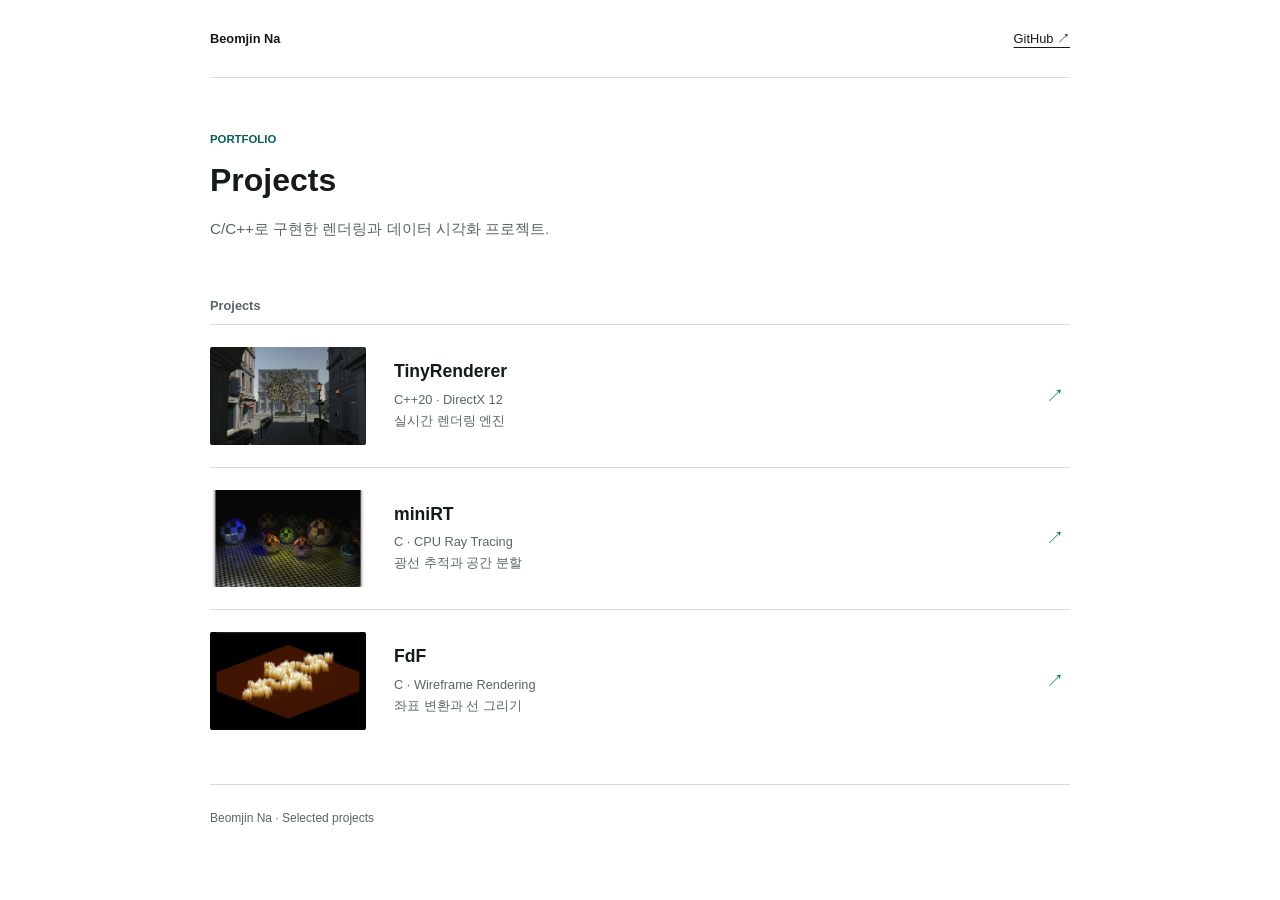
<file: index.html>
<!doctype html>
<html lang="ko">
<head>
  <meta charset="utf-8">
  <meta name="viewport" content="width=device-width, initial-scale=1">
  <meta name="description" content="Beomjin Na의 C/C++ 프로젝트 포트폴리오">
  <title>Beomjin Na · Projects</title>
  <link rel="stylesheet" href="styles.css">
  <link rel="stylesheet" href="portfolio.css">
  <script src="site.js" defer></script>
</head>
<body class="directory-page">
  <a class="skip-link" href="#content">본문으로 이동</a>
  <header class="directory-topbar directory-width">
    <a class="directory-name" href="index.html">Beomjin Na</a>
    <a href="https://github.com/BeomJinNa" target="_blank" rel="noreferrer">GitHub ↗</a>
  </header>
  <main id="content" class="directory-width">
    <header class="directory-intro">
      <p class="section-label">Portfolio</p>
      <h1>Projects</h1>
      <p>C/C++로 구현한 렌더링과 데이터 시각화 프로젝트.</p>
    </header>
    <section class="project-directory" aria-labelledby="projects-title">
      <h2 id="projects-title">Projects</h2>
      <a class="directory-project" id="tinyrenderer" href="projects/realtime-rendering-engine/index.html">
        <img src="assets/media/tinyrenderer-main.webp" alt="TinyRenderer의 Bistro 장면" width="1600" height="900">
        <div><h3>TinyRenderer</h3><p>C++20 · DirectX 12<br>실시간 렌더링 엔진</p></div>
        <span aria-hidden="true">↗</span>
      </a>
      <a class="directory-project" id="minirt" href="projects/minirt/index.html">
        <img src="assets/media/minirt-scene-04.webp" alt="miniRT의 반사 구와 조명 장면" width="1600" height="1132">
        <div><h3>miniRT</h3><p>C · CPU Ray Tracing<br>광선 추적과 공간 분할</p></div>
        <span aria-hidden="true">↗</span>
      </a>
      <a class="directory-project" id="fdf" href="projects/fdf/index.html">
        <img src="assets/media/fdf-poster.webp" alt="FdF의 와이어프레임 지형" width="1312" height="944">
        <div><h3>FdF</h3><p>C · Wireframe Rendering<br>좌표 변환과 선 그리기</p></div>
        <span aria-hidden="true">↗</span>
      </a>
    </section>
  </main>
  <footer class="directory-footer directory-width">Beomjin Na · Selected projects</footer>
</body>
</html>
</file>
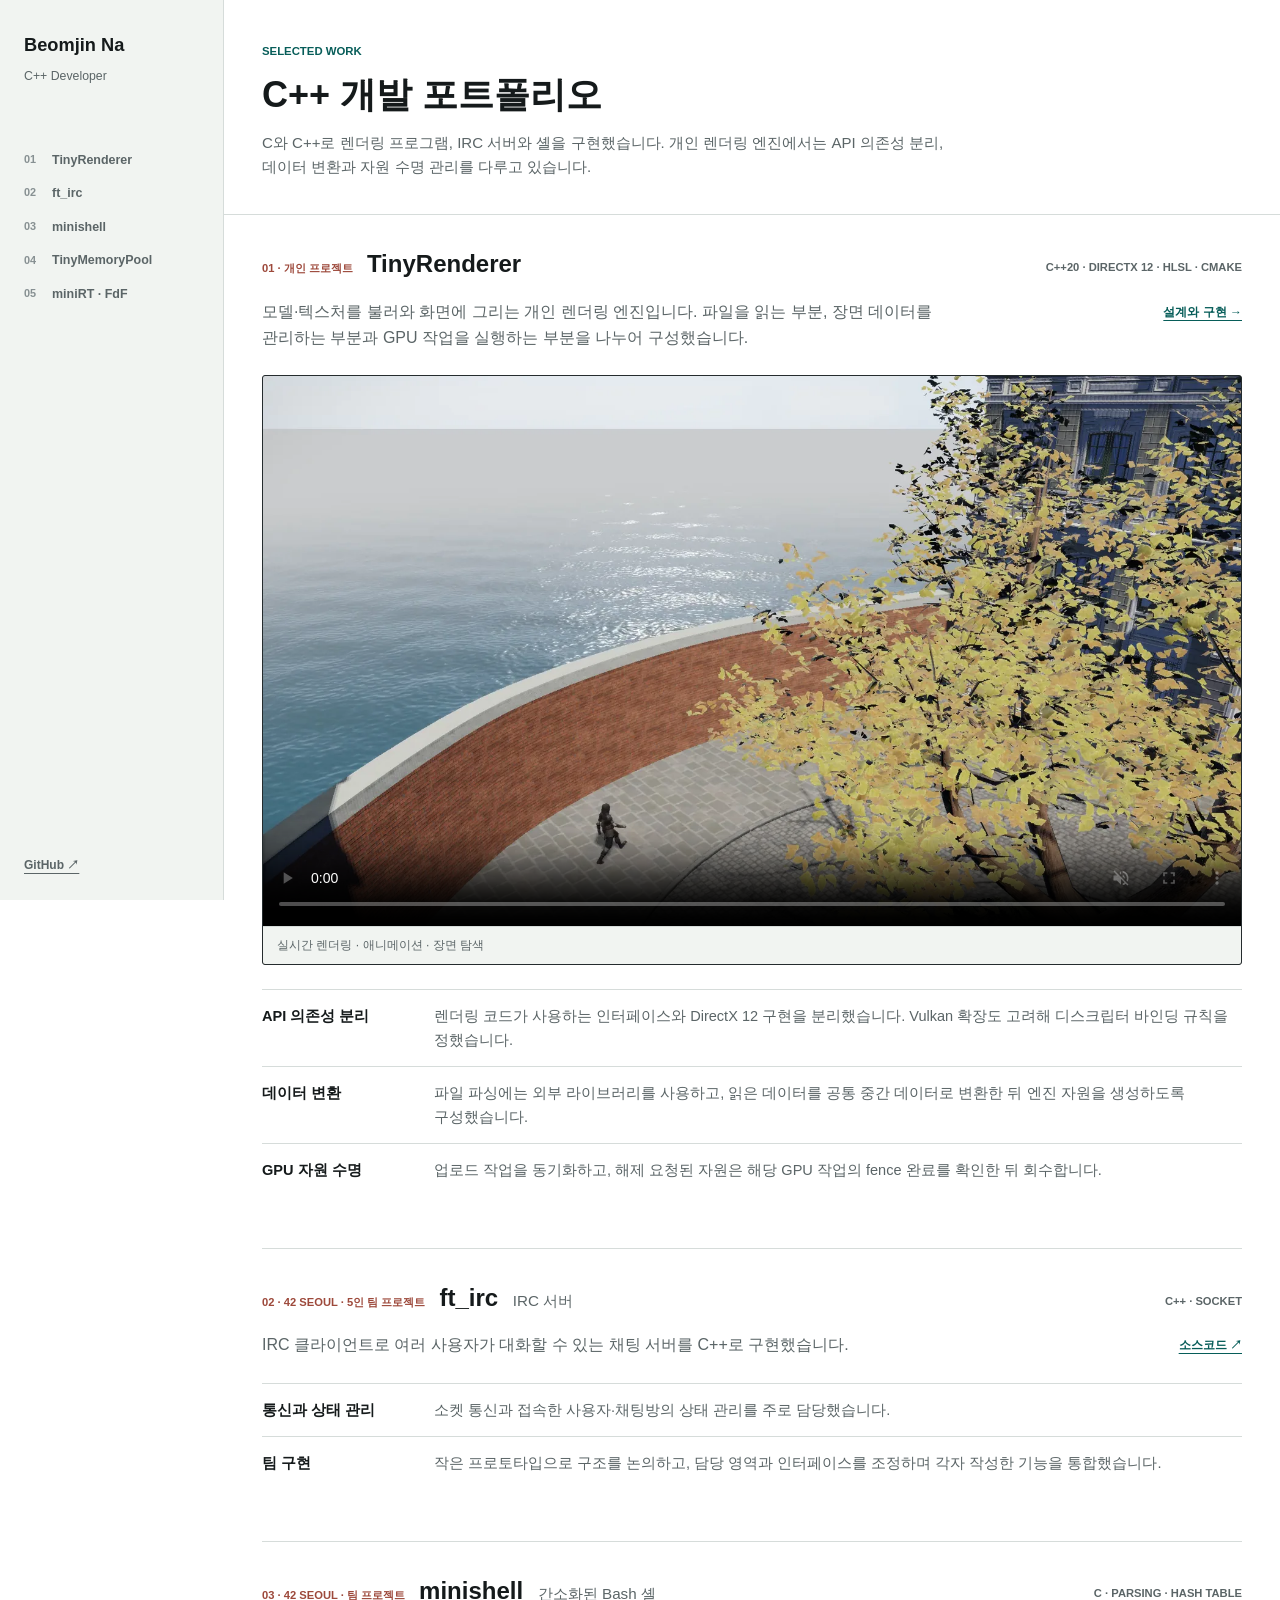
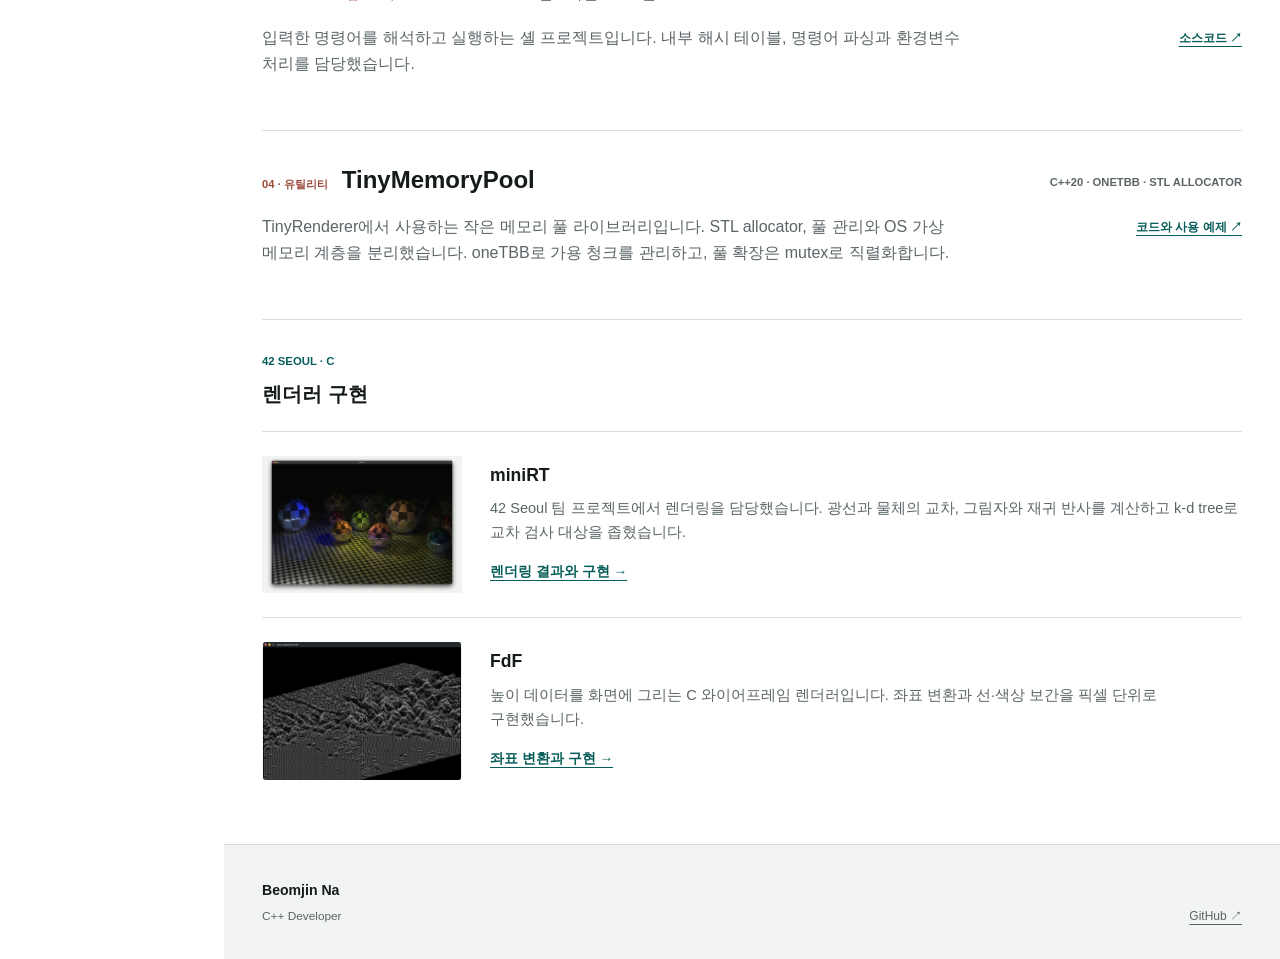
<file: focus/3d/index.html>
<!doctype html>
<html lang="ko">
<head>
  <meta charset="utf-8">
  <meta name="viewport" content="width=device-width, initial-scale=1">
  <meta name="robots" content="noindex">
  <title>Beomjin Na · Portfolio</title>
  <script>
    window.location.replace(new URL("../cpp/index.html" + window.location.search + window.location.hash, window.location.href));
  </script>
</head>
<body>
  <p><a href="../cpp/index.html">C++ Portfolio</a></p>
</body>
</html>
</file>
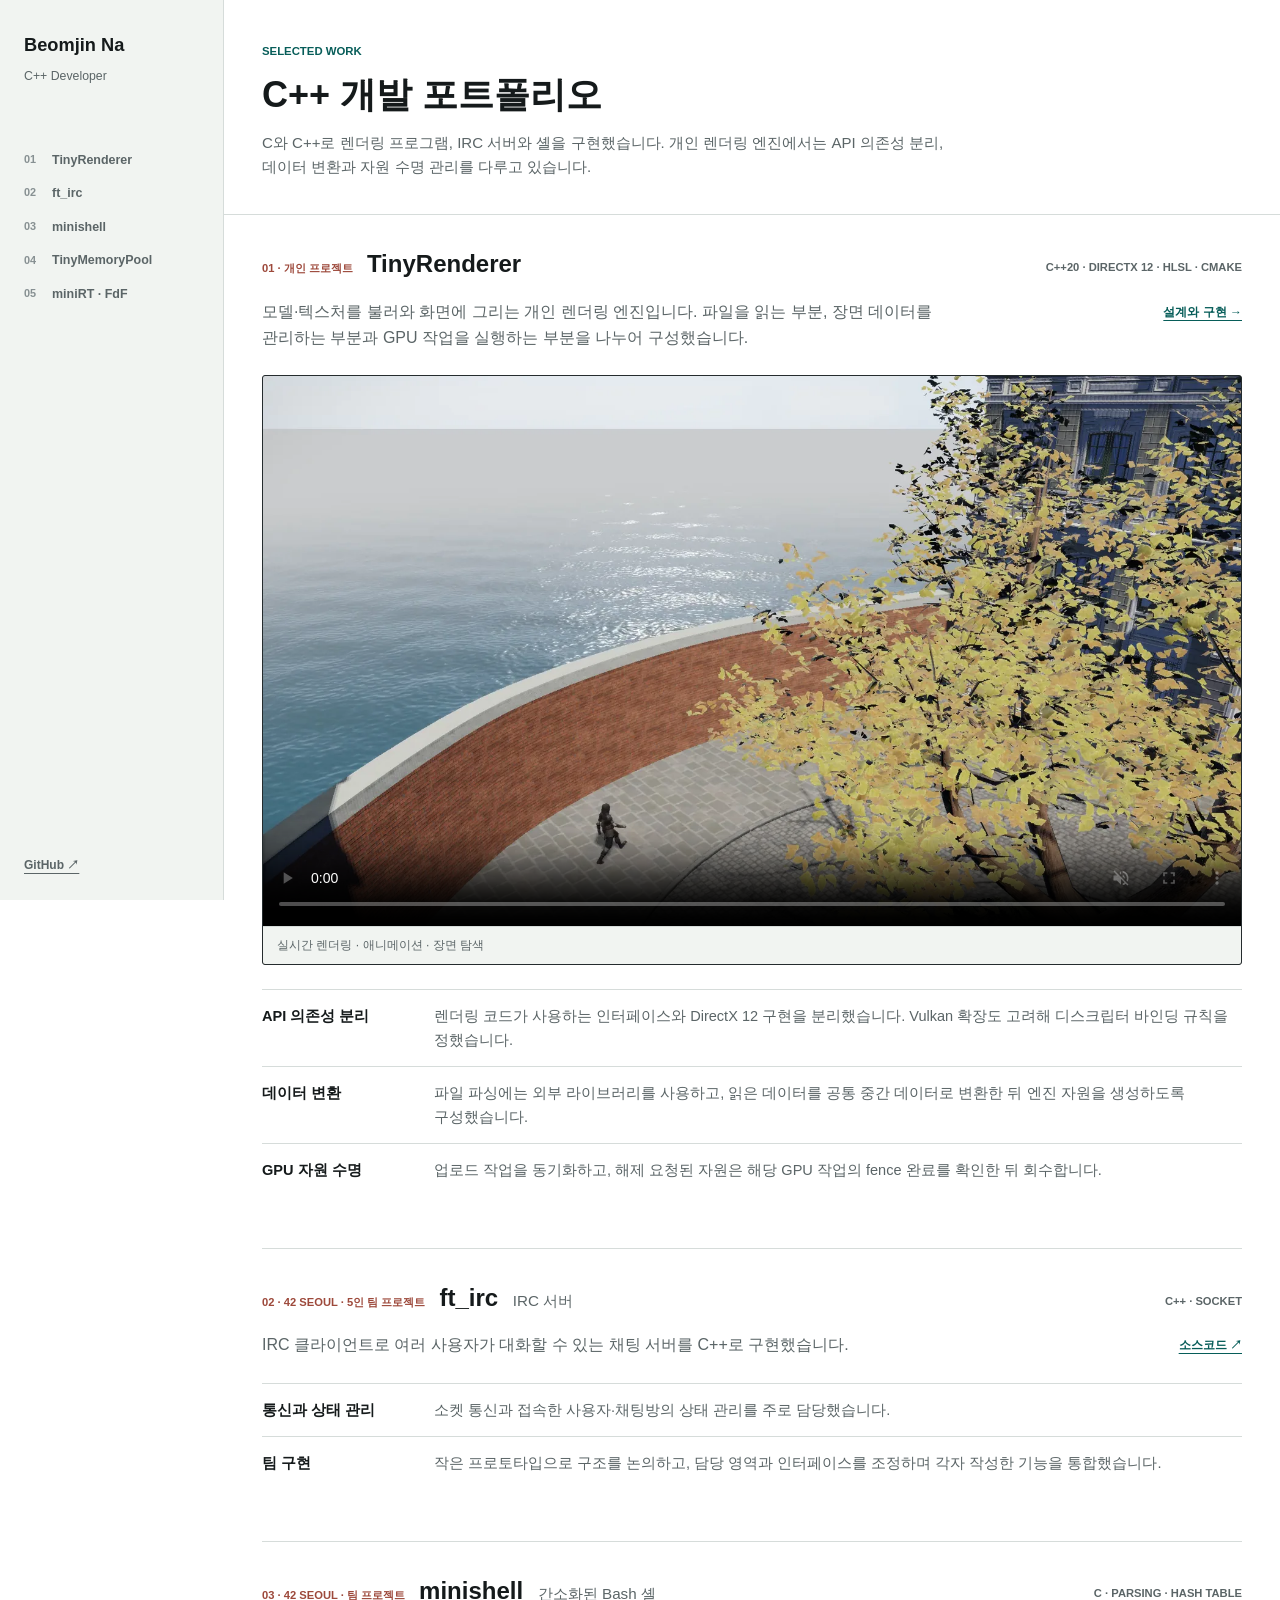
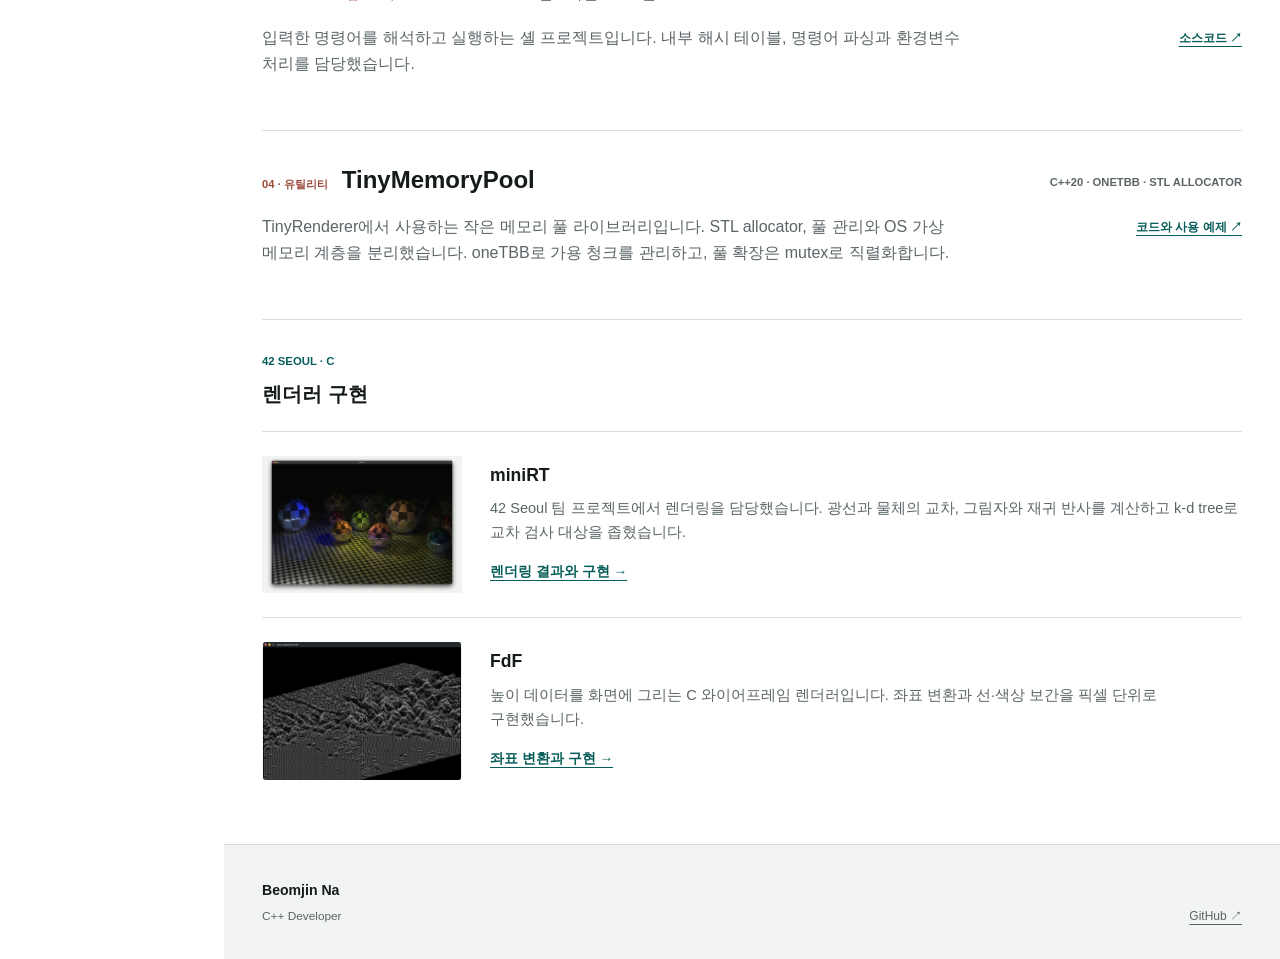
<file: focus/cpp/index.html>
<!doctype html>
<html lang="ko">
<head>
  <meta charset="utf-8">
  <meta name="viewport" content="width=device-width, initial-scale=1">
  <meta name="description" content="Beomjin Na의 C++ 개발 포트폴리오. 렌더링 엔진, IRC 서버, 셸과 메모리 풀의 구현 경험.">
  <title>Beomjin Na · C++ 개발 포트폴리오</title>
  <link rel="stylesheet" href="../../styles.css">
  <link rel="stylesheet" href="../../portfolio.css">
  <script src="../../site.js" defer></script>
</head>
<body class="focus-page focus-cpp">
  <a class="skip-link" href="#content">본문으로 이동</a>
  <div class="site-shell">
    <aside class="site-rail" aria-label="프로필과 페이지 탐색">
      <div class="identity">
        <a class="name" href="#top">Beomjin Na</a>
        <p>C++ Developer</p>
      </div>
      <nav class="site-nav" aria-label="프로젝트 목차">
        <a href="#tinyrenderer"><span>01</span>TinyRenderer</a>
        <a href="#irc"><span>02</span>ft_irc</a>
        <a href="#minishell"><span>03</span>minishell</a>
        <a href="#memory-pool"><span>04</span>TinyMemoryPool</a>
        <a href="#renderers"><span>05</span>miniRT · FdF</a>
      </nav>
      <div class="rail-links">
        <a href="https://github.com/BeomJinNa" target="_blank" rel="noreferrer">GitHub ↗</a>
      </div>
    </aside>
    <main id="content">
      <header class="hero content-width" id="top">
        <p class="section-label">Selected Work</p>
        <h1>C++ 개발 포트폴리오</h1>
        <p class="hero-copy">C와 C++로 렌더링 프로그램, IRC 서버와 셸을 구현했습니다. 개인 렌더링 엔진에서는 API 의존성 분리, 데이터 변환과 자원 수명 관리를 다루고 있습니다.</p>
      </header>
      <section class="focus-work" aria-label="선별 프로젝트">
        <article class="project-band content-width" id="tinyrenderer">
          <header class="project-header">
            <div><p class="project-number">01 · 개인 프로젝트</p><h2>TinyRenderer</h2></div>
            <p class="project-stack">C++20 · DirectX 12 · HLSL · CMake</p>
          </header>
          <div class="project-description project-intro">
            <p>모델·텍스처를 불러와 화면에 그리는 개인 렌더링 엔진입니다. 파일을 읽는 부분, 장면 데이터를 관리하는 부분과 GPU 작업을 실행하는 부분을 나누어 구성했습니다.</p>
            <div class="source-links"><a href="../../projects/realtime-rendering-engine/index.html?focus=cpp#architecture">설계와 구현 →</a></div>
          </div>
          <figure class="visual-frame focus-demo">
            <video data-loop-video muted loop playsinline controls preload="metadata" poster="../../assets/media/tinyrenderer-poster.webp" aria-label="TinyRenderer 렌더링 데모">
              <source src="../../assets/media/tinyrenderer-demo.mp4" type="video/mp4">
              브라우저가 MP4 영상을 지원하지 않습니다.
            </video>
            <figcaption>실시간 렌더링 · 애니메이션 · 장면 탐색</figcaption>
          </figure>
          <dl class="implementation-points" aria-label="TinyRenderer 구현 요점">
            <div><dt>API 의존성 분리</dt><dd>렌더링 코드가 사용하는 인터페이스와 DirectX 12 구현을 분리했습니다. Vulkan 확장도 고려해 디스크립터 바인딩 규칙을 정했습니다.</dd></div>
            <div><dt>데이터 변환</dt><dd>파일 파싱에는 외부 라이브러리를 사용하고, 읽은 데이터를 공통 중간 데이터로 변환한 뒤 엔진 자원을 생성하도록 구성했습니다.</dd></div>
            <div><dt>GPU 자원 수명</dt><dd>업로드 작업을 동기화하고, 해제 요청된 자원은 해당 GPU 작업의 fence 완료를 확인한 뒤 회수합니다.</dd></div>
          </dl>
        </article>
        <article class="project-band content-width" id="irc" aria-labelledby="irc-title">
          <header class="project-header">
            <div><p class="project-number">02 · 42 Seoul · 5인 팀 프로젝트</p><h2 id="irc-title">ft_irc <span class="project-subtitle">IRC 서버</span></h2></div>
            <p class="project-stack">C++ · Socket</p>
          </header>
          <div class="project-description project-intro">
            <p>IRC 클라이언트로 여러 사용자가 대화할 수 있는 채팅 서버를 C++로 구현했습니다.</p>
            <div class="source-links"><a href="https://github.com/BeomJinNa/42cursus/tree/main/common_core/circle5_ft_irc" target="_blank" rel="noreferrer">소스코드 ↗</a></div>
          </div>
          <dl class="implementation-points" aria-label="ft_irc 담당 범위">
            <div><dt>통신과 상태 관리</dt><dd>소켓 통신과 접속한 사용자·채팅방의 상태 관리를 주로 담당했습니다.</dd></div>
            <div><dt>팀 구현</dt><dd>작은 프로토타입으로 구조를 논의하고, 담당 영역과 인터페이스를 조정하며 각자 작성한 기능을 통합했습니다.</dd></div>
          </dl>
        </article>
        <article class="project-band content-width" id="minishell" aria-labelledby="minishell-title">
          <header class="project-header">
            <div><p class="project-number">03 · 42 Seoul · 팀 프로젝트</p><h2 id="minishell-title">minishell <span class="project-subtitle">간소화된 Bash 셸</span></h2></div>
            <p class="project-stack">C · Parsing · Hash Table</p>
          </header>
          <div class="project-description project-intro">
            <p>입력한 명령어를 해석하고 실행하는 셸 프로젝트입니다. 내부 해시 테이블, 명령어 파싱과 환경변수 처리를 담당했습니다.</p>
            <div class="source-links"><a href="https://github.com/BeomJinNa/42cursus/tree/main/common_core/circle3_minishell" target="_blank" rel="noreferrer">소스코드 ↗</a></div>
          </div>
        </article>
        <article class="project-band content-width" id="memory-pool" aria-labelledby="memory-pool-title">
          <header class="project-header">
            <div><p class="project-number">04 · 유틸리티</p><h2 id="memory-pool-title">TinyMemoryPool</h2></div>
            <p class="project-stack">C++20 · oneTBB · STL Allocator</p>
          </header>
          <div class="project-description project-intro">
            <p>TinyRenderer에서 사용하는 작은 메모리 풀 라이브러리입니다. STL allocator, 풀 관리와 OS 가상 메모리 계층을 분리했습니다. oneTBB로 가용 청크를 관리하고, 풀 확장은 mutex로 직렬화합니다.</p>
            <div class="source-links"><a href="https://github.com/BeomJinNa/TinyMemoryPool" target="_blank" rel="noreferrer">코드와 사용 예제 ↗</a></div>
          </div>
        </article>
      </section>
      <section class="supporting-projects content-width" id="renderers" aria-labelledby="renderers-title">
        <p class="section-label">42 Seoul · C</p>
        <h2 id="renderers-title">렌더러 구현</h2>
        <article class="supporting-project" id="minirt">
          <a class="supporting-image" href="../../projects/minirt/index.html?focus=cpp" aria-label="miniRT 렌더링 결과와 구현">
            <img src="../../assets/media/minirt-scene-04.webp" alt="miniRT로 렌더링한 반사 구와 조명 장면" width="1600" height="1132" loading="lazy" decoding="async">
          </a>
          <div>
            <h3>miniRT</h3>
            <p>42 Seoul 팀 프로젝트에서 렌더링을 담당했습니다. 광선과 물체의 교차, 그림자와 재귀 반사를 계산하고 k-d tree로 교차 검사 대상을 좁혔습니다.</p>
            <a class="text-link" href="../../projects/minirt/index.html?focus=cpp">렌더링 결과와 구현 →</a>
          </div>
        </article>
        <article class="supporting-project" id="fdf">
          <a class="supporting-image" href="../../projects/fdf/index.html?focus=cpp" aria-label="FdF 좌표 변환과 구현">
            <img src="../../assets/media/fdf-scene-02.webp" alt="FdF로 그린 와이어프레임 지형" width="1600" height="1110" loading="lazy" decoding="async">
          </a>
          <div>
            <h3>FdF</h3>
            <p>높이 데이터를 화면에 그리는 C 와이어프레임 렌더러입니다. 좌표 변환과 선·색상 보간을 픽셀 단위로 구현했습니다.</p>
            <a class="text-link" href="../../projects/fdf/index.html?focus=cpp">좌표 변환과 구현 →</a>
          </div>
        </article>
      </section>
      <footer class="site-footer">
        <div class="content-width footer-content">
          <div><strong>Beomjin Na</strong><p>C++ Developer</p></div>
          <div class="footer-links"><a href="https://github.com/BeomJinNa" target="_blank" rel="noreferrer">GitHub ↗</a></div>
        </div>
      </footer>
    </main>
  </div>
</body>
</html>
</file>
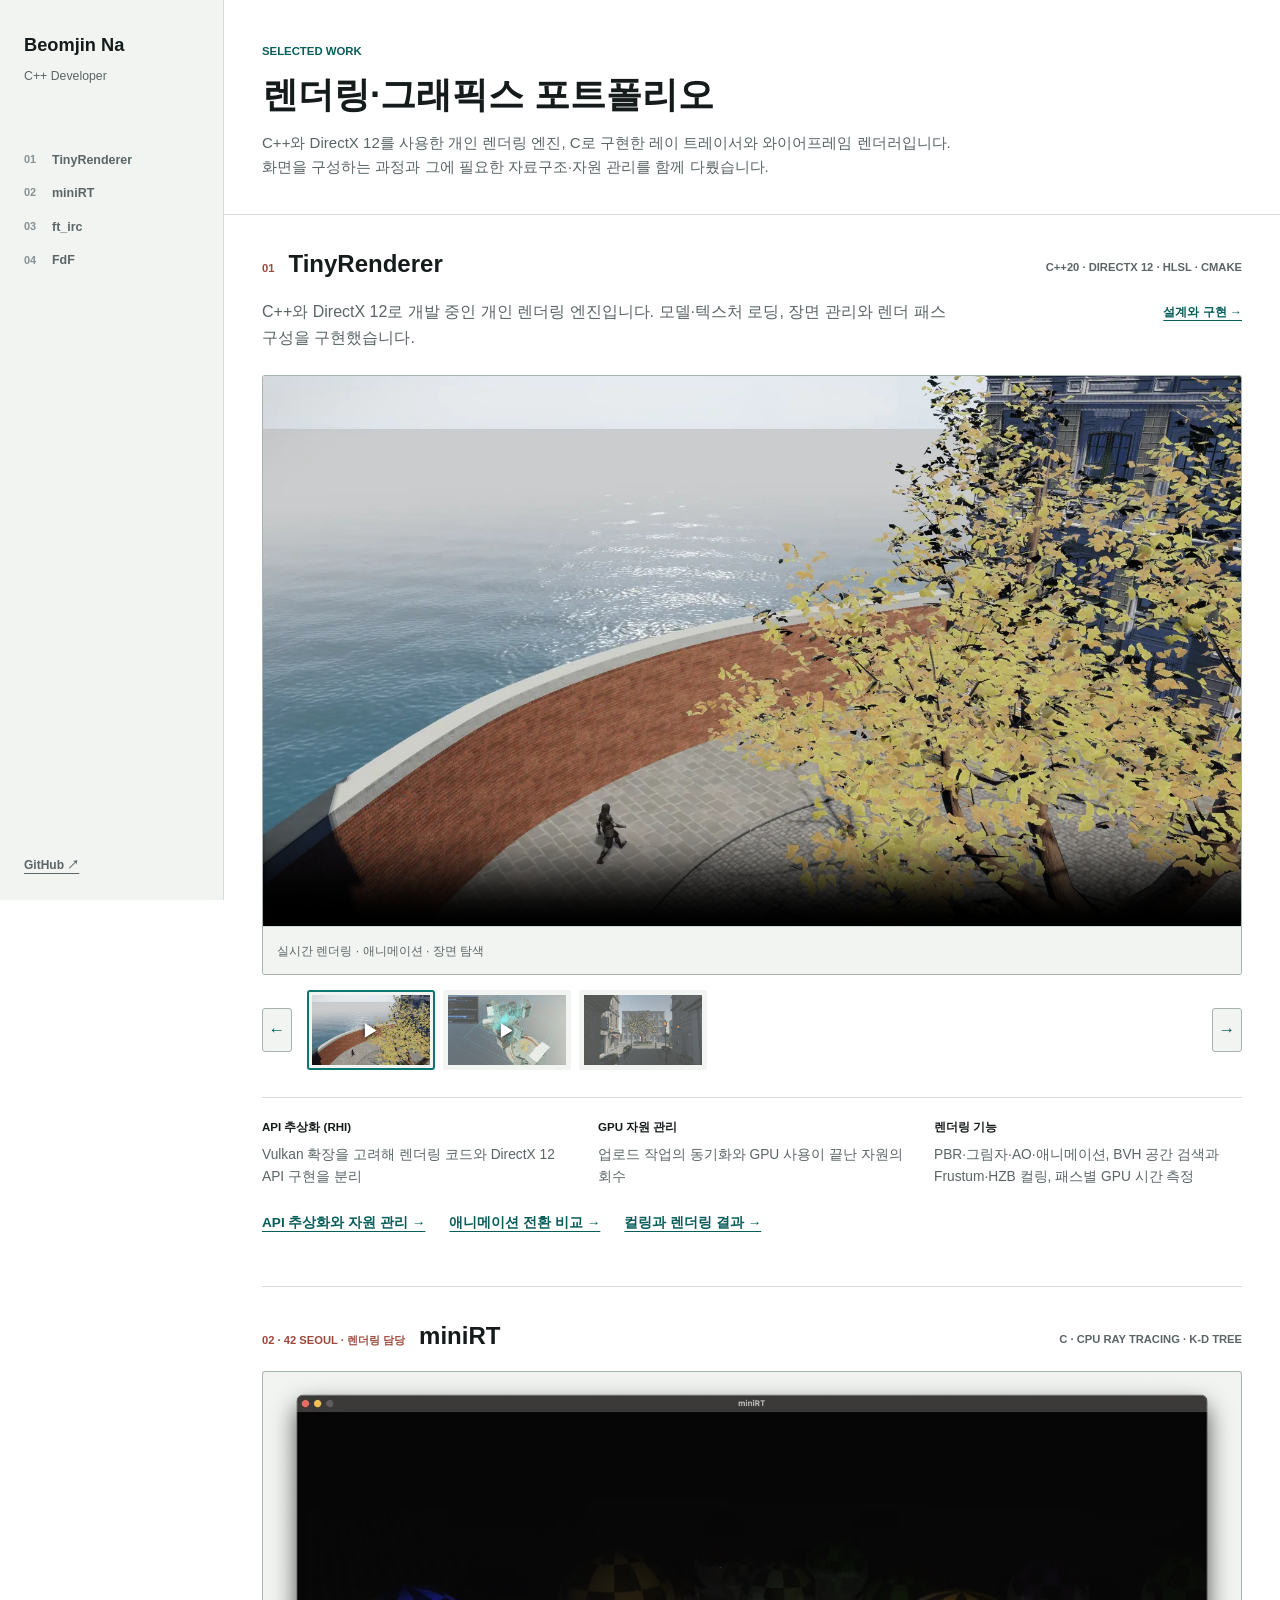
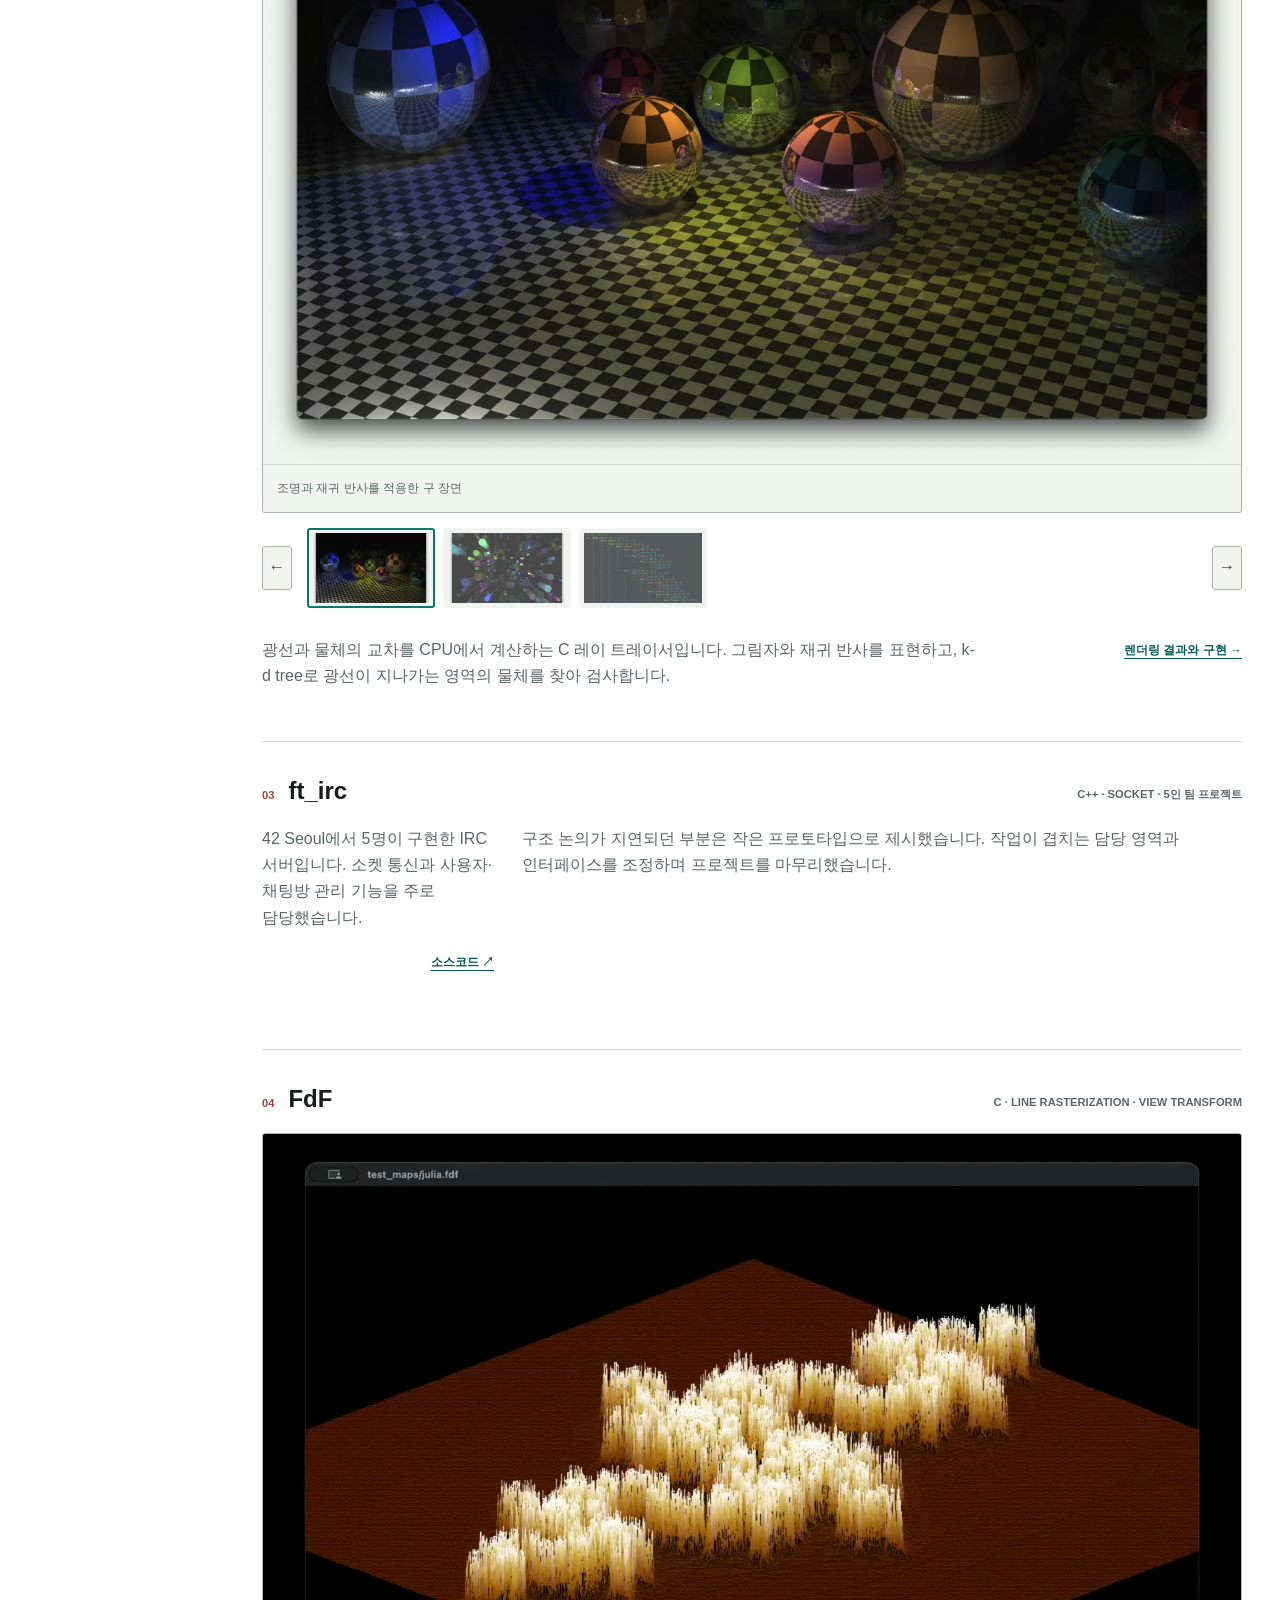
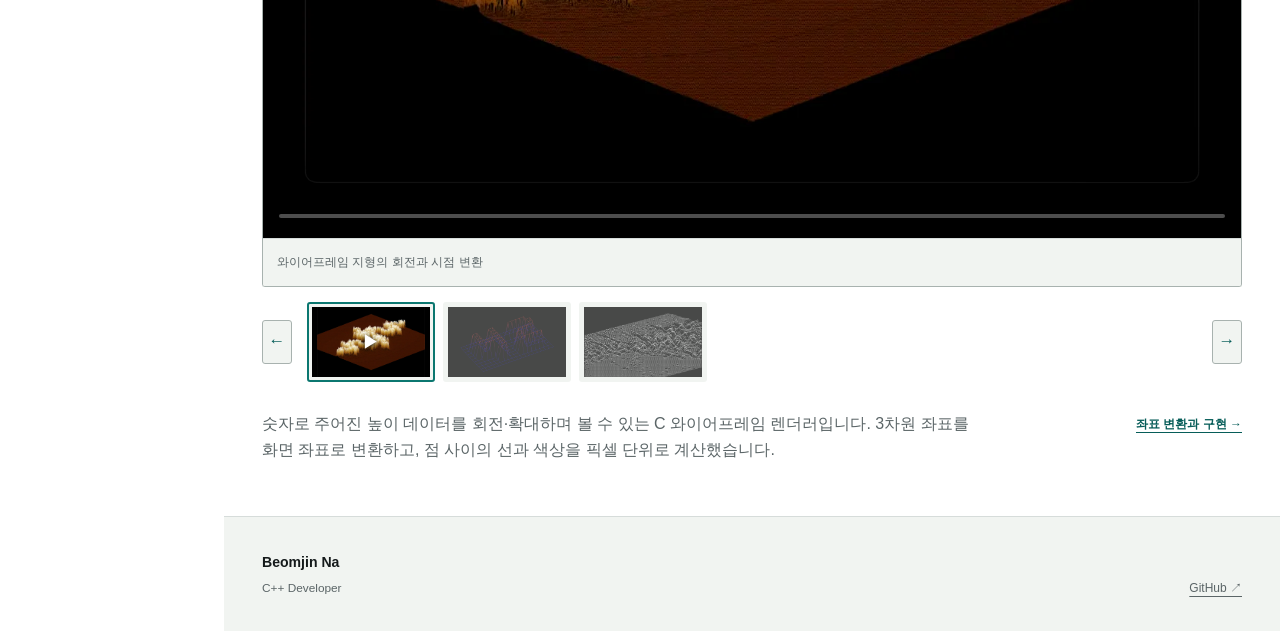
<file: focus/graphics/index.html>
<!doctype html>
<html lang="ko">
<head>
  <meta charset="utf-8">
  <meta name="viewport" content="width=device-width, initial-scale=1">
  <meta name="description" content="Beomjin Na의 렌더링·그래픽스 포트폴리오. DirectX 12 렌더링 엔진, C 레이 트레이서와 와이어프레임 렌더러.">
  <title>Beomjin Na · 렌더링·그래픽스 포트폴리오</title>
  <link rel="stylesheet" href="../../styles.css">
  <link rel="stylesheet" href="../../portfolio.css">
  <script src="../../site.js" defer></script>
</head>
<body class="focus-page focus-graphics">
  <a class="skip-link" href="#content">본문으로 이동</a>
  <div class="site-shell">
    <aside class="site-rail" aria-label="프로필과 페이지 탐색">
      <div class="identity">
        <a class="name" href="#top">Beomjin Na</a>
        <p>C++ Developer</p>
      </div>
      <nav class="site-nav" aria-label="프로젝트 목차">
        <a href="#tinyrenderer"><span>01</span>TinyRenderer</a>
        <a href="#minirt"><span>02</span>miniRT</a>
        <a href="#irc"><span>03</span>ft_irc</a>
        <a href="#fdf"><span>04</span>FdF</a>
      </nav>
      <div class="rail-links">
        <a href="https://github.com/BeomJinNa" target="_blank" rel="noreferrer">GitHub ↗</a>
      </div>
    </aside>
    <main id="content">
      <header class="hero content-width" id="top">
        <p class="section-label">Selected Work</p>
        <h1>렌더링·그래픽스 포트폴리오</h1>
        <p class="hero-copy">C++와 DirectX 12를 사용한 개인 렌더링 엔진, C로 구현한 레이 트레이서와 와이어프레임 렌더러입니다. 화면을 구성하는 과정과 그에 필요한 자료구조·자원 관리를 함께 다뤘습니다.</p>
      </header>
      <section class="focus-work" aria-label="선별 프로젝트">
        <article class="project-band content-width" id="tinyrenderer">
          <header class="project-header">
            <div><p class="project-number">01</p><h2>TinyRenderer</h2></div>
            <p class="project-stack">C++20 · DirectX 12 · HLSL · CMake</p>
          </header>
          <div class="project-description project-intro">
            <p>C++와 DirectX 12로 개발 중인 개인 렌더링 엔진입니다. 모델·텍스처 로딩, 장면 관리와 렌더 패스 구성을 구현했습니다.</p>
            <div class="source-links"><a href="../../projects/realtime-rendering-engine/index.html?focus=graphics">설계와 구현 →</a></div>
          </div>
          <div class="media-carousel project-gallery focus-gallery" style="--gallery-ratio: 16 / 9" data-carousel tabindex="0" role="region" aria-roledescription="carousel" aria-label="TinyRenderer 미디어">
            <div class="carousel-stage">
              <figure class="visual-frame carousel-slide is-active" data-carousel-slide aria-hidden="false">
                <video data-loop-video muted loop playsinline controls preload="metadata" poster="../../assets/media/tinyrenderer-poster.webp" aria-label="TinyRenderer 렌더링 데모">
                  <source src="../../assets/media/tinyrenderer-demo.mp4" type="video/mp4">
                  브라우저가 MP4 영상을 지원하지 않습니다.
                </video>
                <figcaption>실시간 렌더링 · 애니메이션 · 장면 탐색</figcaption>
              </figure>
              <figure class="visual-frame carousel-slide" data-carousel-slide aria-hidden="true">
                <video data-loop-video muted loop playsinline controls preload="metadata" poster="../../assets/media/tinyrenderer-bvh-build-poster.webp" aria-label="BVH 공간 구조 시각화 영상" tabindex="-1">
                  <source src="../../assets/media/tinyrenderer-bvh-build-5x.mp4" type="video/mp4">
                  브라우저가 MP4 영상을 지원하지 않습니다.
                </video>
                <figcaption>BVH 공간 구조 시각화 · 5배속</figcaption>
              </figure>
              <figure class="visual-frame carousel-slide" data-carousel-slide aria-hidden="true">
                <a href="../../assets/media/tinyrenderer-main.webp" target="_blank" rel="noreferrer" title="원본 크기로 보기" tabindex="-1">
                  <img src="../../assets/media/tinyrenderer-main.webp" alt="TinyRenderer로 렌더링한 Bistro 거리" width="1600" height="900" loading="lazy" decoding="async">
                </a>
                <figcaption>Bistro 장면 렌더링</figcaption>
              </figure>
            </div>
            <div class="gallery-navigation">
              <button class="carousel-control" type="button" data-carousel-previous aria-label="이전 미디어" title="이전 미디어"><span aria-hidden="true">←</span></button>
              <div class="media-thumbnails" data-thumbnail-strip role="group" aria-label="TinyRenderer 미디어 선택">
                <button class="media-thumbnail" type="button" data-carousel-dot aria-label="렌더링 데모 영상" title="렌더링 데모 영상" aria-current="true"><img src="../../assets/media/tinyrenderer-poster.webp" alt="" width="1600" height="900" loading="lazy"><span class="thumbnail-play" aria-hidden="true">▶</span></button>
                <button class="media-thumbnail" type="button" data-carousel-dot aria-label="BVH 시각화 영상" title="BVH 시각화 영상"><img src="../../assets/media/tinyrenderer-bvh-build-poster.webp" alt="" width="1600" height="900" loading="lazy"><span class="thumbnail-play" aria-hidden="true">▶</span></button>
                <button class="media-thumbnail" type="button" data-carousel-dot aria-label="Bistro 렌더링 이미지" title="Bistro 렌더링 이미지"><img src="../../assets/media/tinyrenderer-main.webp" alt="" width="1600" height="900" loading="lazy"></button>
              </div>
              <button class="carousel-control" type="button" data-carousel-next aria-label="다음 미디어" title="다음 미디어"><span aria-hidden="true">→</span></button>
              <span class="gallery-counter" data-carousel-counter aria-live="polite">01 / 03</span>
            </div>
          </div>
          <ul class="project-highlights" aria-label="TinyRenderer 핵심 구현">
            <li><strong>API 추상화 (RHI)</strong><span>Vulkan 확장을 고려해 렌더링 코드와 DirectX 12 API 구현을 분리</span></li>
            <li><strong>GPU 자원 관리</strong><span>업로드 작업의 동기화와 GPU 사용이 끝난 자원의 회수</span></li>
            <li><strong>렌더링 기능</strong><span>PBR·그림자·AO·애니메이션, BVH 공간 검색과 Frustum·HZB 컬링, 패스별 GPU 시간 측정</span></li>
          </ul>
          <nav class="project-evidence" aria-label="TinyRenderer 구현 상세">
            <a href="../../projects/realtime-rendering-engine/index.html?focus=graphics#architecture">API 추상화와 자원 관리 →</a>
            <a href="../../projects/realtime-rendering-engine/index.html?focus=graphics#animation">애니메이션 전환 비교 →</a>
            <a href="../../projects/realtime-rendering-engine/index.html?focus=graphics#rendering">컬링과 렌더링 결과 →</a>
          </nav>
        </article>
        <article class="project-band content-width" id="minirt">
          <header class="project-header">
            <div><p class="project-number">02 · 42 Seoul · 렌더링 담당</p><h2>miniRT</h2></div>
            <p class="project-stack">C · CPU Ray Tracing · k-d Tree</p>
          </header>
          <div class="media-carousel project-gallery focus-gallery" data-carousel tabindex="0" role="region" aria-roledescription="carousel" aria-label="miniRT 미디어">
            <div class="carousel-stage">
              <figure class="visual-frame carousel-slide is-active" data-carousel-slide aria-hidden="false">
                <a href="../../assets/media/minirt-scene-04.webp" target="_blank" rel="noreferrer" title="원본 크기로 보기">
                  <img src="../../assets/media/minirt-scene-04.webp" alt="miniRT가 렌더링한 반사 구와 조명 장면" width="1600" height="1132" loading="lazy" decoding="async">
                </a>
                <figcaption>조명과 재귀 반사를 적용한 구 장면</figcaption>
              </figure>
              <figure class="visual-frame carousel-slide" data-carousel-slide aria-hidden="true">
                <a href="../../assets/media/minirt-scene-05.webp" target="_blank" rel="noreferrer" title="원본 크기로 보기" tabindex="-1">
                  <img src="../../assets/media/minirt-scene-05.webp" alt="원기둥과 여러 색상의 광원을 배치한 miniRT 장면" width="1600" height="1132" loading="lazy" decoding="async">
                </a>
                <figcaption>원기둥과 여러 색상의 광원을 배치한 장면</figcaption>
              </figure>
              <figure class="visual-frame carousel-slide carousel-slide-diagnostic" data-carousel-slide aria-hidden="true">
                <a href="../../assets/media/minirt-kdtree.png" target="_blank" rel="noreferrer" title="원본 크기로 보기" tabindex="-1">
                  <img src="../../assets/media/minirt-kdtree.png" alt="k-d tree의 노드 깊이와 leaf 구성" width="1429" height="2160" loading="lazy" decoding="async">
                </a>
                <figcaption>k-d tree 구축 결과 · 노드 깊이와 leaf 구성</figcaption>
              </figure>
            </div>
            <div class="gallery-navigation">
              <button class="carousel-control" type="button" data-carousel-previous aria-label="이전 이미지" title="이전 이미지"><span aria-hidden="true">←</span></button>
              <div class="media-thumbnails" data-thumbnail-strip role="group" aria-label="miniRT 이미지 선택">
                <button class="media-thumbnail" type="button" data-carousel-dot aria-label="반사 구 장면" title="반사 구 장면" aria-current="true"><img src="../../assets/media/minirt-scene-04.webp" alt="" width="1600" height="1132" loading="lazy"></button>
                <button class="media-thumbnail" type="button" data-carousel-dot aria-label="원기둥 장면" title="원기둥 장면"><img src="../../assets/media/minirt-scene-05.webp" alt="" width="1600" height="1132" loading="lazy"></button>
                <button class="media-thumbnail media-thumbnail-diagnostic" type="button" data-carousel-dot aria-label="k-d tree 진단" title="k-d tree 진단"><img src="../../assets/media/minirt-kdtree.png" alt="" width="1429" height="2160" loading="lazy"></button>
              </div>
              <button class="carousel-control" type="button" data-carousel-next aria-label="다음 이미지" title="다음 이미지"><span aria-hidden="true">→</span></button>
              <span class="gallery-counter" data-carousel-counter aria-live="polite">01 / 03</span>
            </div>
          </div>
          <div class="project-description">
            <p>광선과 물체의 교차를 CPU에서 계산하는 C 레이 트레이서입니다. 그림자와 재귀 반사를 표현하고, k-d tree로 광선이 지나가는 영역의 물체를 찾아 검사합니다.</p>
            <div class="source-links"><a href="../../projects/minirt/index.html?focus=graphics">렌더링 결과와 구현 →</a></div>
          </div>
          <template id="minirt-camera-comparison-template">
            <section class="focus-camera-comparison" aria-labelledby="minirt-camera-title">
              <h3 id="minirt-camera-title">카메라 설정 비교</h3>
              <p class="camera-comparison-context" data-camera-context></p>
              <section class="camera-scene" aria-labelledby="minirt-camera-scene-1">
                <h4 id="minirt-camera-scene-1" data-camera-scene-title></h4>
                <div class="camera-comparison-grid" role="group" aria-label="첫 번째 장면의 카메라 설정별 비교" tabindex="0">
                  <figure class="camera-comparison-view"><div class="camera-comparison-image" data-camera-image></div><figcaption data-camera-caption></figcaption></figure>
                  <figure class="camera-comparison-view"><div class="camera-comparison-image" data-camera-image></div><figcaption data-camera-caption></figcaption></figure>
                  <figure class="camera-comparison-view"><div class="camera-comparison-image" data-camera-image></div><figcaption data-camera-caption></figcaption></figure>
                </div>
              </section>
              <section class="camera-scene" aria-labelledby="minirt-camera-scene-2">
                <h4 id="minirt-camera-scene-2" data-camera-scene-title></h4>
                <div class="camera-comparison-grid" role="group" aria-label="두 번째 장면의 카메라 설정별 비교" tabindex="0">
                  <figure class="camera-comparison-view"><div class="camera-comparison-image" data-camera-image></div><figcaption data-camera-caption></figcaption></figure>
                  <figure class="camera-comparison-view"><div class="camera-comparison-image" data-camera-image></div><figcaption data-camera-caption></figcaption></figure>
                  <figure class="camera-comparison-view"><div class="camera-comparison-image" data-camera-image></div><figcaption data-camera-caption></figcaption></figure>
                </div>
              </section>
            </section>
          </template>
        </article>
        <article class="project-band content-width" id="irc" aria-labelledby="irc-title">
          <header class="project-header">
            <div><p class="project-number">03</p><h2 id="irc-title">ft_irc</h2></div>
            <p class="project-stack">C++ · Socket · 5인 팀 프로젝트</p>
          </header>
          <div class="project-description project-intro">
            <p>42 Seoul에서 5명이 구현한 IRC 서버입니다. 소켓 통신과 사용자·채팅방 관리 기능을 주로 담당했습니다.</p>
            <p>구조 논의가 지연되던 부분은 작은 프로토타입으로 제시했습니다. 작업이 겹치는 담당 영역과 인터페이스를 조정하며 프로젝트를 마무리했습니다.</p>
            <div class="source-links"><a href="https://github.com/BeomJinNa/42cursus/tree/main/common_core/circle5_ft_irc" target="_blank" rel="noreferrer">소스코드 ↗</a></div>
          </div>
        </article>
        <article class="project-band content-width" id="fdf">
          <header class="project-header">
            <div><p class="project-number">04</p><h2>FdF</h2></div>
            <p class="project-stack">C · Line Rasterization · View Transform</p>
          </header>
          <div class="media-carousel project-gallery focus-gallery" style="--gallery-ratio: 82 / 59" data-carousel tabindex="0" role="region" aria-roledescription="carousel" aria-label="FdF 미디어">
            <div class="carousel-stage">
              <figure class="visual-frame carousel-slide is-active" data-carousel-slide aria-hidden="false">
                <video data-loop-video muted loop playsinline controls preload="metadata" poster="../../assets/media/fdf-poster.webp" aria-label="FdF 지형의 회전과 시점 변환 영상">
                  <source src="../../assets/media/fdf-demo.mp4" type="video/mp4">
                  브라우저가 MP4 영상을 지원하지 않습니다.
                </video>
                <figcaption>와이어프레임 지형의 회전과 시점 변환</figcaption>
              </figure>
              <figure class="visual-frame carousel-slide" data-carousel-slide aria-hidden="true">
                <a href="../../assets/media/fdf-scene-01.webp" target="_blank" rel="noreferrer" title="원본 크기로 보기" tabindex="-1">
                  <img src="../../assets/media/fdf-scene-01.webp" alt="숫자 42 형태의 높이 데이터를 투영한 FdF 장면" width="1600" height="1110" loading="lazy" decoding="async">
                </a>
                <figcaption>높이와 색상 데이터를 가진 42 맵</figcaption>
              </figure>
              <figure class="visual-frame carousel-slide" data-carousel-slide aria-hidden="true">
                <a href="../../assets/media/fdf-scene-02.webp" target="_blank" rel="noreferrer" title="원본 크기로 보기" tabindex="-1">
                  <img src="../../assets/media/fdf-scene-02.webp" alt="조밀한 높이 데이터를 선으로 그린 FdF 지형" width="1600" height="1110" loading="lazy" decoding="async">
                </a>
                <figcaption>조밀한 높이 데이터의 와이어프레임 표현</figcaption>
              </figure>
            </div>
            <div class="gallery-navigation">
              <button class="carousel-control" type="button" data-carousel-previous aria-label="이전 미디어" title="이전 미디어"><span aria-hidden="true">←</span></button>
              <div class="media-thumbnails" data-thumbnail-strip role="group" aria-label="FdF 미디어 선택">
                <button class="media-thumbnail" type="button" data-carousel-dot aria-label="시점 변환 영상" title="시점 변환 영상" aria-current="true"><img src="../../assets/media/fdf-poster.webp" alt="" width="1312" height="944" loading="lazy"><span class="thumbnail-play" aria-hidden="true">▶</span></button>
                <button class="media-thumbnail" type="button" data-carousel-dot aria-label="42 맵 이미지" title="42 맵 이미지"><img src="../../assets/media/fdf-scene-01.webp" alt="" width="1600" height="1110" loading="lazy"></button>
                <button class="media-thumbnail" type="button" data-carousel-dot aria-label="지형 이미지" title="지형 이미지"><img src="../../assets/media/fdf-scene-02.webp" alt="" width="1600" height="1110" loading="lazy"></button>
              </div>
              <button class="carousel-control" type="button" data-carousel-next aria-label="다음 미디어" title="다음 미디어"><span aria-hidden="true">→</span></button>
              <span class="gallery-counter" data-carousel-counter aria-live="polite">01 / 03</span>
            </div>
          </div>
          <div class="project-description">
            <p>숫자로 주어진 높이 데이터를 회전·확대하며 볼 수 있는 C 와이어프레임 렌더러입니다. 3차원 좌표를 화면 좌표로 변환하고, 점 사이의 선과 색상을 픽셀 단위로 계산했습니다.</p>
            <div class="source-links"><a href="../../projects/fdf/index.html?focus=graphics">좌표 변환과 구현 →</a></div>
          </div>
        </article>
      </section>
      <footer class="site-footer">
        <div class="content-width footer-content">
          <div><strong>Beomjin Na</strong><p>C++ Developer</p></div>
          <div class="footer-links"><a href="https://github.com/BeomJinNa" target="_blank" rel="noreferrer">GitHub ↗</a></div>
        </div>
      </footer>
    </main>
  </div>
</body>
</html>
</file>
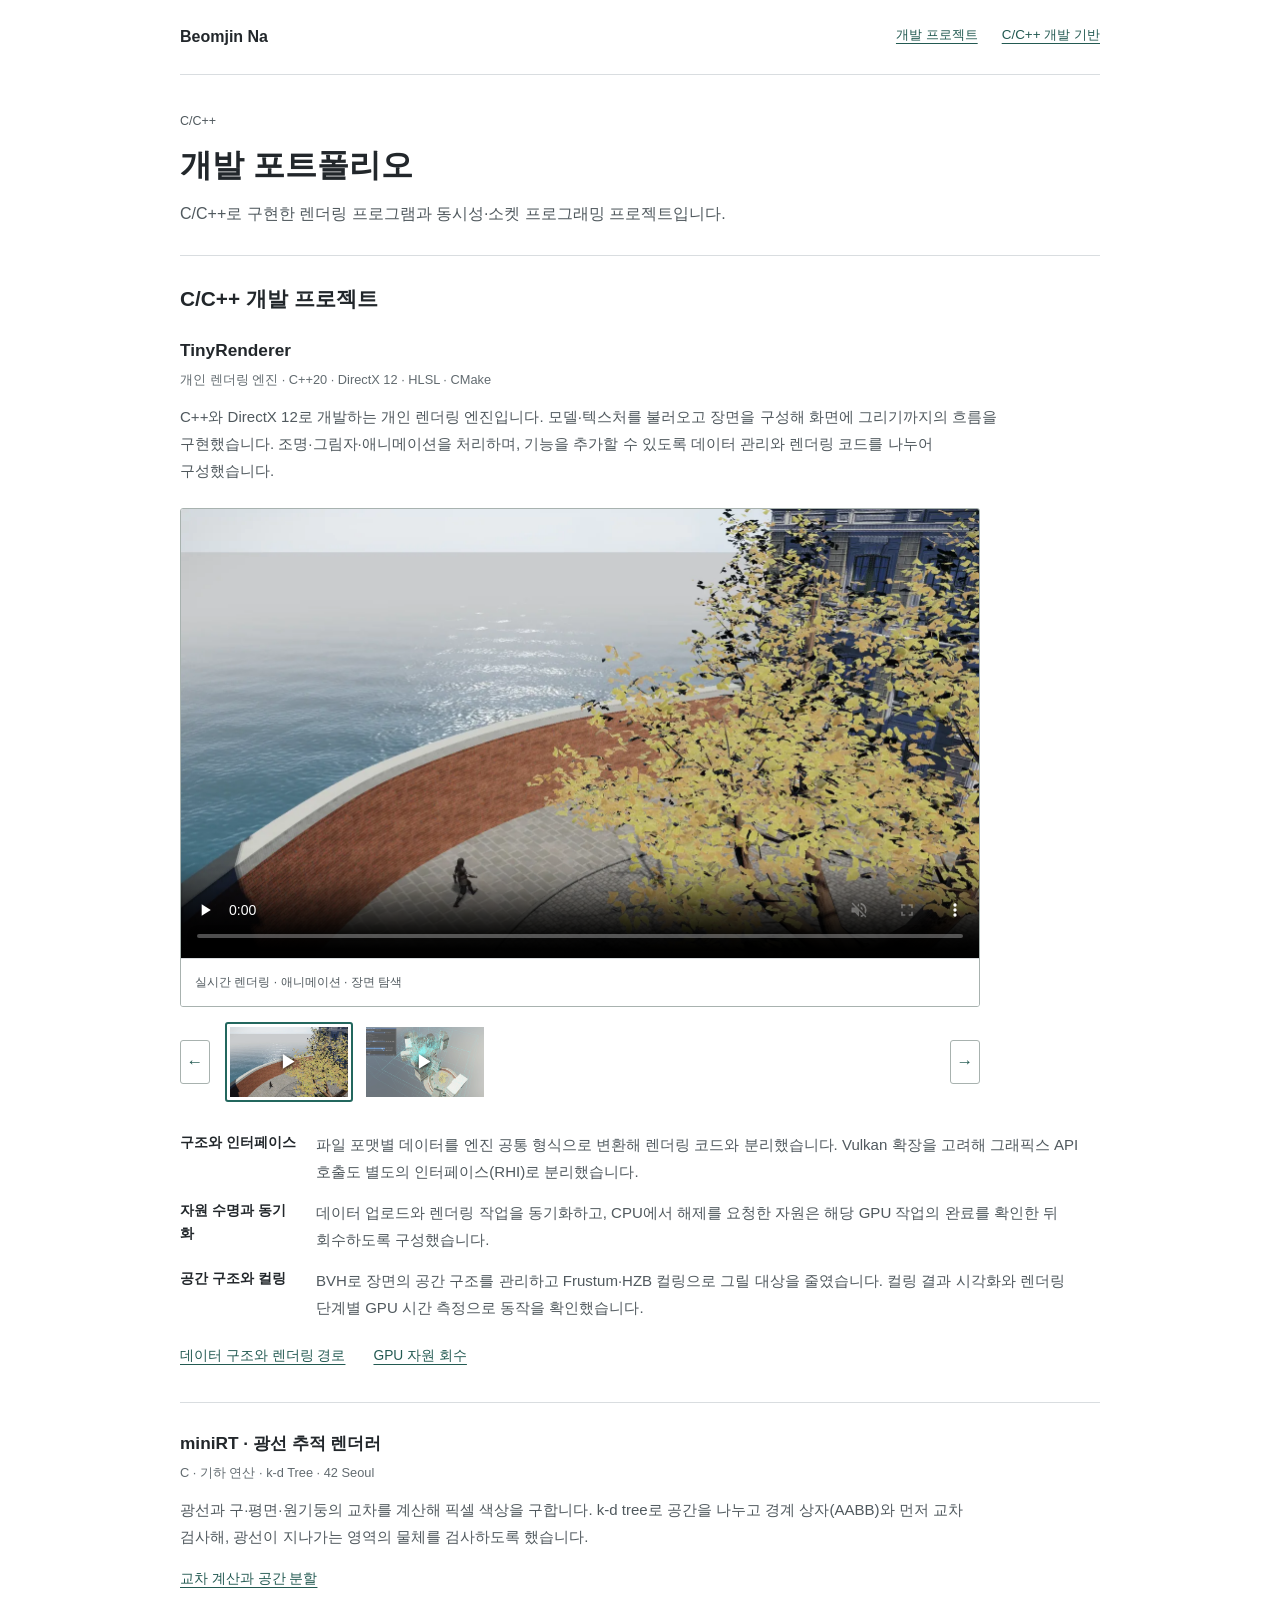
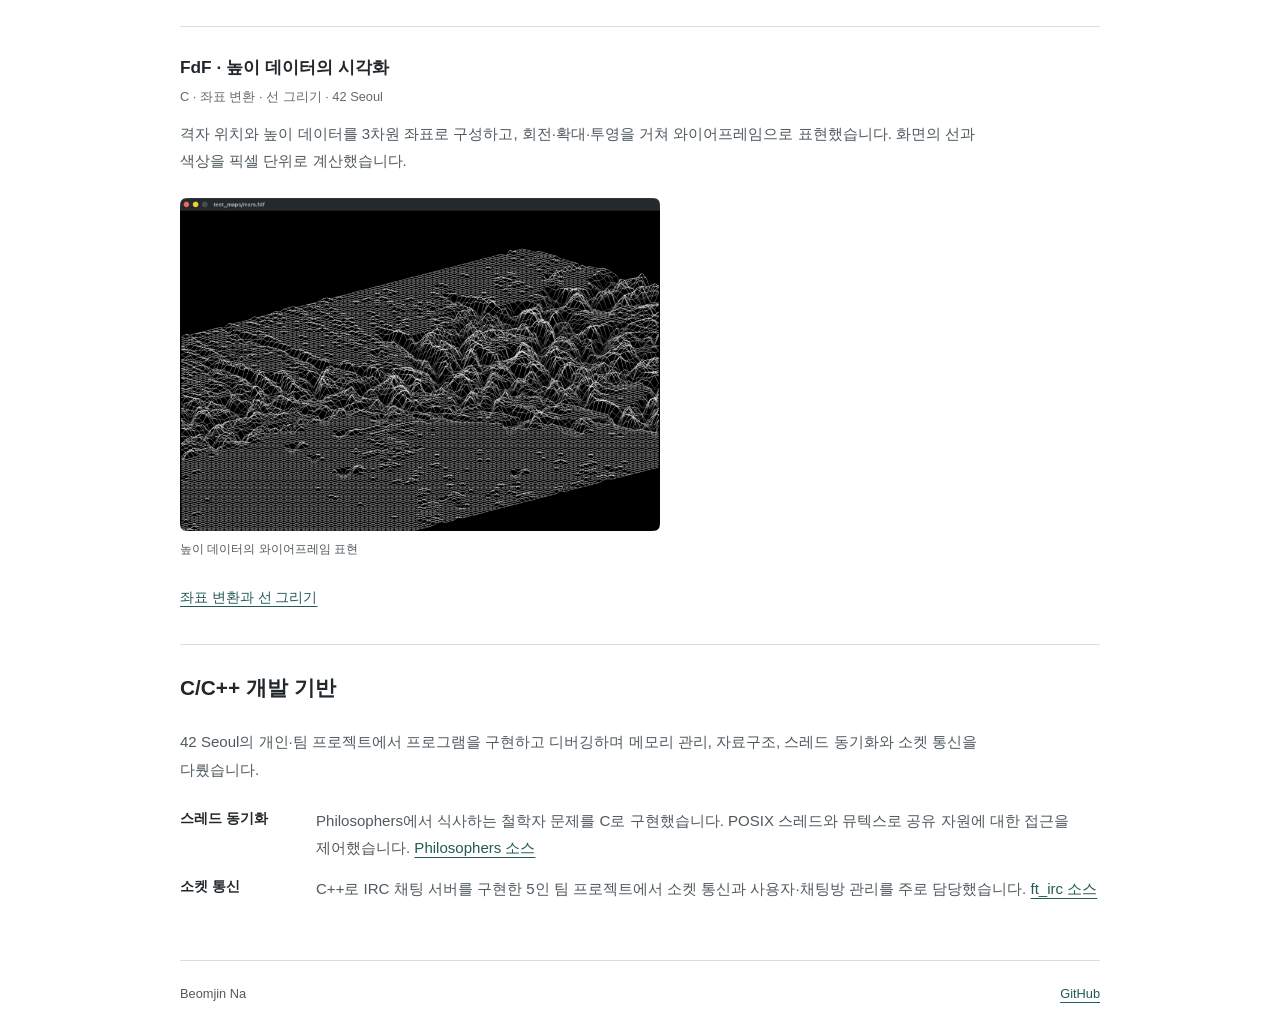
<file: focus/solver/index.html>
<!doctype html>
<html lang="ko">
<head>
  <meta charset="utf-8">
  <meta name="viewport" content="width=device-width, initial-scale=1">
  <meta name="description" content="C/C++ 개발 포트폴리오. 렌더링 프로그램, 데이터와 자원 관리, 스레드 동기화 및 소켓 통신 구현 경험.">
  <title>Beomjin Na · 개발 포트폴리오</title>
  <link rel="stylesheet" href="../../styles.css">
  <link rel="stylesheet" href="../../portfolio.css">
  <link rel="stylesheet" href="solver.css">
  <script src="../../site.js" defer></script>
</head>
<body class="solver-page">
  <a class="skip-link" href="#content">본문으로 이동</a>
  <header class="solver-topbar solver-width">
    <a class="solver-name" href="#top">Beomjin Na</a>
    <nav aria-label="본문 목차">
      <a href="#development">개발 프로젝트</a>
      <a href="#foundation">C/C++ 개발 기반</a>
    </nav>
  </header>
  <main id="content" class="solver-width">
    <header class="solver-intro" id="top">
      <p class="solver-eyebrow">C/C++</p>
      <h1>개발 포트폴리오</h1>
      <p>C/C++로 구현한 렌더링 프로그램과 동시성·소켓 프로그래밍 프로젝트입니다.</p>
    </header>

    <section class="solver-section" id="development" aria-labelledby="development-title">
      <h2 id="development-title">C/C++ 개발 프로젝트</h2>
      <article class="solver-project" id="tinyrenderer">
        <header><h3>TinyRenderer</h3><p class="solver-meta">개인 렌더링 엔진 · C++20 · DirectX 12 · HLSL · CMake</p></header>
        <p>C++와 DirectX 12로 개발하는 개인 렌더링 엔진입니다. 모델·텍스처를 불러오고 장면을 구성해 화면에 그리기까지의 흐름을 구현했습니다. 조명·그림자·애니메이션을 처리하며, 기능을 추가할 수 있도록 데이터 관리와 렌더링 코드를 나누어 구성했습니다.</p>
        <div class="media-carousel project-gallery focus-gallery solver-gallery" style="--gallery-ratio: 16 / 9" data-carousel data-manual-playback tabindex="0" role="region" aria-roledescription="carousel" aria-label="TinyRenderer 미디어">
          <div class="carousel-stage">
            <figure class="visual-frame carousel-slide is-active" data-carousel-slide aria-hidden="false">
              <video muted playsinline controls preload="none" poster="../../assets/media/tinyrenderer-poster.webp" aria-label="TinyRenderer 렌더링 데모">
                <source src="../../assets/media/tinyrenderer-demo.mp4" type="video/mp4">
                브라우저가 MP4 영상을 지원하지 않습니다.
              </video>
              <figcaption>실시간 렌더링 · 애니메이션 · 장면 탐색</figcaption>
            </figure>
            <figure class="visual-frame carousel-slide" data-carousel-slide aria-hidden="true">
              <video muted playsinline controls preload="none" poster="../../assets/media/tinyrenderer-bvh-build-poster.webp" aria-label="TinyRenderer의 BVH 계층 시각화" tabindex="-1">
                <source src="../../assets/media/tinyrenderer-bvh-build-5x.mp4" type="video/mp4">
                브라우저가 MP4 영상을 지원하지 않습니다.
              </video>
              <figcaption>BVH 공간 구조 시각화 · 5배속</figcaption>
            </figure>
          </div>
          <div class="gallery-navigation">
            <button class="carousel-control" type="button" data-carousel-previous aria-label="이전 미디어" title="이전 미디어"><span aria-hidden="true">←</span></button>
            <div class="media-thumbnails" data-thumbnail-strip role="group" aria-label="TinyRenderer 미디어 선택">
              <button class="media-thumbnail" type="button" data-carousel-dot aria-label="렌더링 데모 영상" title="렌더링 데모 영상" aria-current="true"><img src="../../assets/media/tinyrenderer-poster.webp" alt="" width="1600" height="900" loading="lazy"><span class="thumbnail-play" aria-hidden="true">▶</span></button>
              <button class="media-thumbnail" type="button" data-carousel-dot aria-label="BVH 시각화 영상" title="BVH 시각화 영상"><img src="../../assets/media/tinyrenderer-bvh-build-poster.webp" alt="" width="1600" height="900" loading="lazy"><span class="thumbnail-play" aria-hidden="true">▶</span></button>
            </div>
            <button class="carousel-control" type="button" data-carousel-next aria-label="다음 미디어" title="다음 미디어"><span aria-hidden="true">→</span></button>
            <span class="gallery-counter" data-carousel-counter aria-live="polite">01 / 02</span>
          </div>
        </div>
        <dl class="solver-facts">
          <div><dt>구조와 인터페이스</dt><dd>파일 포맷별 데이터를 엔진 공통 형식으로 변환해 렌더링 코드와 분리했습니다. Vulkan 확장을 고려해 그래픽스 API 호출도 별도의 인터페이스(RHI)로 분리했습니다.</dd></div>
          <div><dt>자원 수명과 동기화</dt><dd>데이터 업로드와 렌더링 작업을 동기화하고, CPU에서 해제를 요청한 자원은 해당 GPU 작업의 완료를 확인한 뒤 회수하도록 구성했습니다.</dd></div>
          <div><dt>공간 구조와 컬링</dt><dd>BVH로 장면의 공간 구조를 관리하고 Frustum·HZB 컬링으로 그릴 대상을 줄였습니다. 컬링 결과 시각화와 렌더링 단계별 GPU 시간 측정으로 동작을 확인했습니다.</dd></div>
        </dl>
        <div class="solver-links">
          <a href="../../projects/realtime-rendering-engine/index.html?focus=solver#architecture">데이터 구조와 렌더링 경로</a>
          <a href="../../projects/realtime-rendering-engine/index.html?focus=solver#gpu-resource-lifetime">GPU 자원 회수</a>
        </div>
      </article>

      <article class="solver-project" id="minirt">
        <header><h3>miniRT · 광선 추적 렌더러</h3><p class="solver-meta">C · 기하 연산 · k-d Tree · 42 Seoul</p></header>
        <p>광선과 구·평면·원기둥의 교차를 계산해 픽셀 색상을 구합니다. k-d tree로 공간을 나누고 경계 상자(AABB)와 먼저 교차 검사해, 광선이 지나가는 영역의 물체를 검사하도록 했습니다.</p>
        <a href="../../projects/minirt/index.html?focus=solver#implementation-title">교차 계산과 공간 분할</a>
      </article>

      <article class="solver-project" id="fdf">
        <header><h3>FdF · 높이 데이터의 시각화</h3><p class="solver-meta">C · 좌표 변환 · 선 그리기 · 42 Seoul</p></header>
        <p>격자 위치와 높이 데이터를 3차원 좌표로 구성하고, 회전·확대·투영을 거쳐 와이어프레임으로 표현했습니다. 화면의 선과 색상을 픽셀 단위로 계산했습니다.</p>
        <figure class="solver-figure solver-figure-small">
          <a href="../../assets/media/fdf-scene-02.webp" target="_blank" rel="noreferrer" title="원본 이미지 보기">
            <img src="../../assets/media/fdf-scene-02.webp" alt="격자 높이 데이터를 선으로 연결한 FdF 지형" width="1600" height="1110" loading="lazy" decoding="async">
          </a>
          <figcaption>높이 데이터의 와이어프레임 표현</figcaption>
        </figure>
        <a href="../../projects/fdf/index.html?focus=solver#implementation-title">좌표 변환과 선 그리기</a>
      </article>
    </section>

    <section class="solver-section" id="foundation" aria-labelledby="foundation-title">
      <h2 id="foundation-title">C/C++ 개발 기반</h2>
      <p>42 Seoul의 개인·팀 프로젝트에서 프로그램을 구현하고 디버깅하며 메모리 관리, 자료구조, 스레드 동기화와 소켓 통신을 다뤘습니다.</p>
      <dl class="solver-facts">
        <div><dt>스레드 동기화</dt><dd>Philosophers에서 식사하는 철학자 문제를 C로 구현했습니다. POSIX 스레드와 뮤텍스로 공유 자원에 대한 접근을 제어했습니다. <a href="https://github.com/BeomJinNa/42cursus/tree/main/common_core/circle3_Philosophers/philo" target="_blank" rel="noreferrer">Philosophers 소스</a></dd></div>
        <div><dt>소켓 통신</dt><dd>C++로 IRC 채팅 서버를 구현한 5인 팀 프로젝트에서 소켓 통신과 사용자·채팅방 관리를 주로 담당했습니다. <a href="https://github.com/BeomJinNa/42cursus/tree/main/common_core/circle5_ft_irc" target="_blank" rel="noreferrer">ft_irc 소스</a></dd></div>
      </dl>
    </section>

  </main>
  <footer class="solver-footer solver-width"><span>Beomjin Na</span><a href="https://github.com/BeomJinNa" target="_blank" rel="noreferrer">GitHub</a></footer>
</body>
</html>
</file>
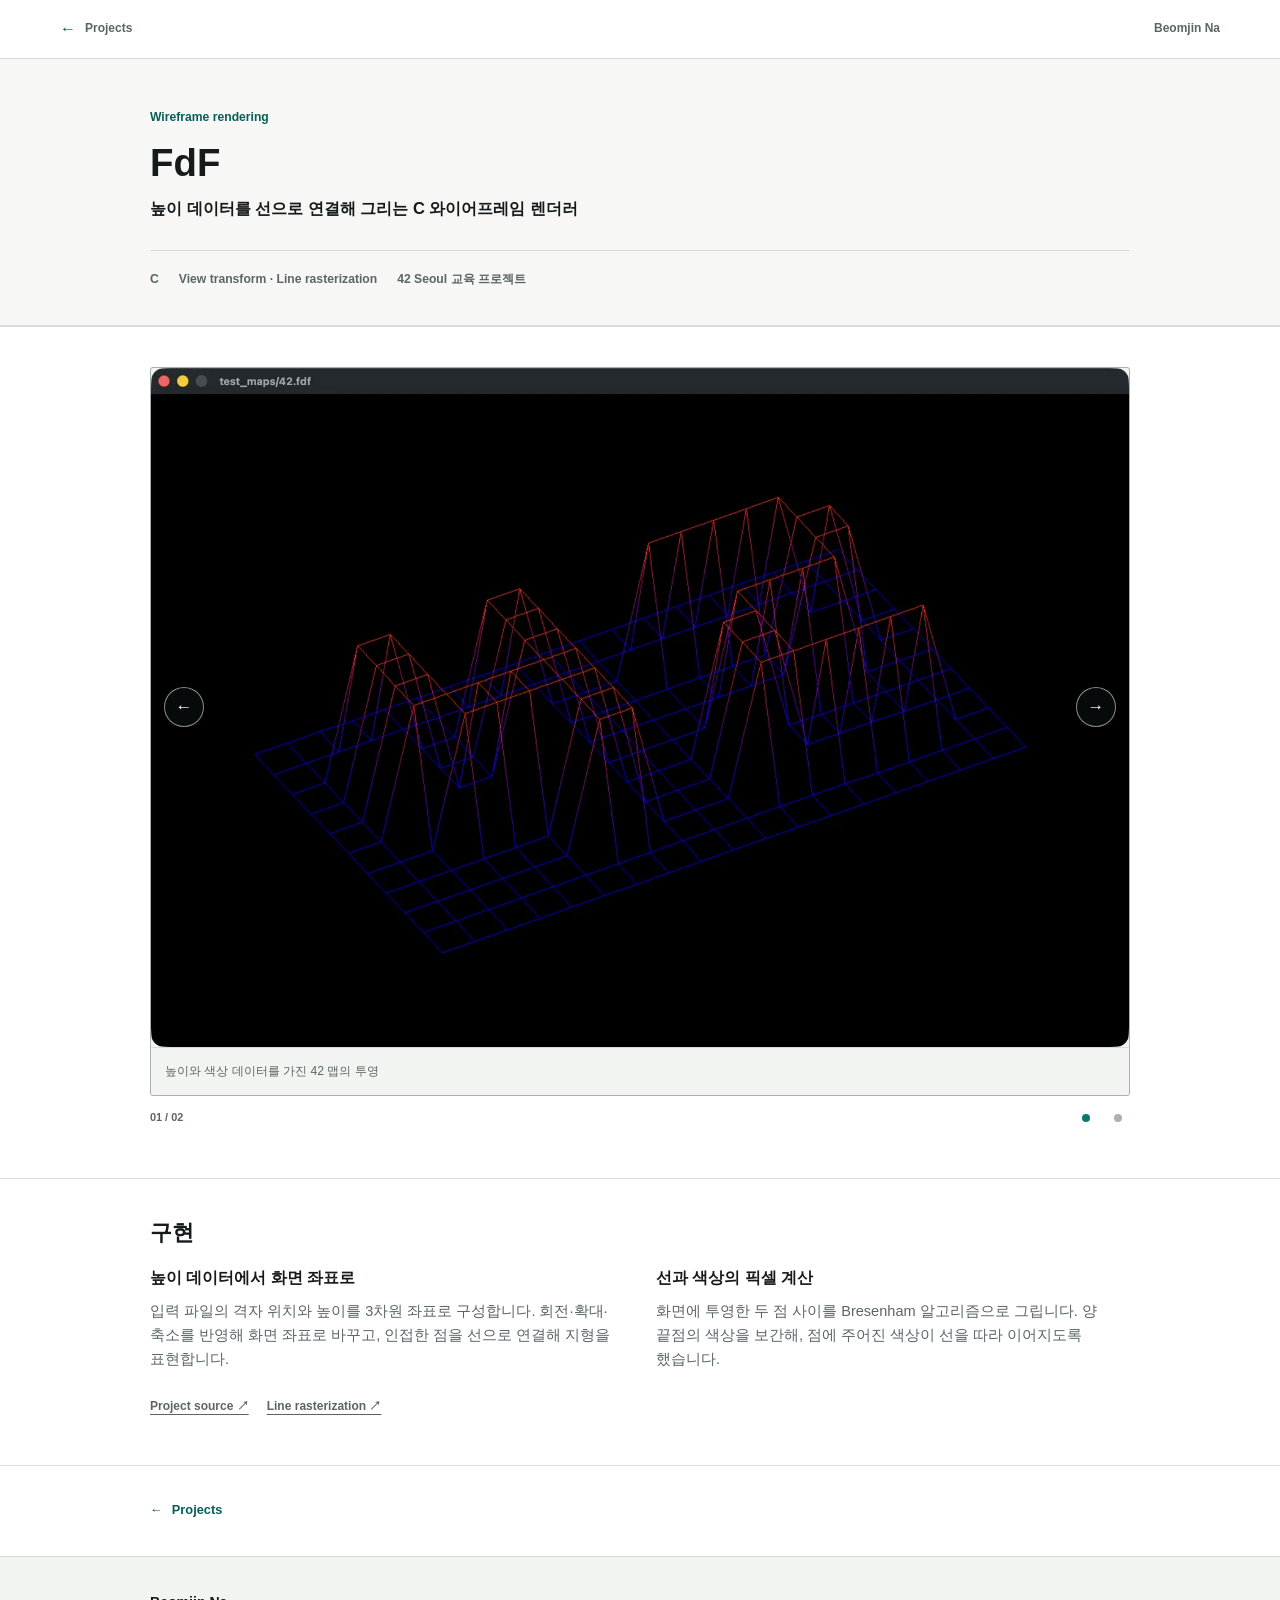
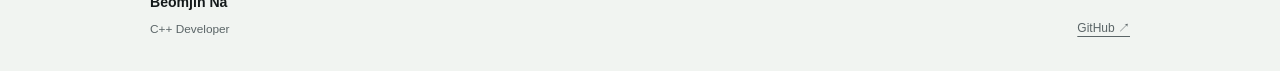
<file: projects/fdf/index.html>
<!doctype html>
<html lang="ko">
<head>
  <meta charset="utf-8">
  <meta name="viewport" content="width=device-width, initial-scale=1">
  <meta name="description" content="C로 구현한 와이어프레임 렌더러 FdF. 높이 데이터의 좌표 변환, 선 래스터화와 색상 보간.">
  <title>FdF · Wireframe Rendering</title>
  <link rel="stylesheet" href="../../styles.css">
  <link rel="stylesheet" href="../realtime-rendering-engine/engine-detail.css">
  <link rel="stylesheet" href="../../portfolio.css">
  <script src="../../site.js" defer></script>
</head>
<body class="detail-page compact-detail" data-project="fdf">
  <a class="skip-link" href="#content">본문으로 이동</a>
  <header class="detail-topbar">
    <div class="detail-topbar-inner">
      <a class="portfolio-return" data-focus-return href="../../index.html#fdf"><span aria-hidden="true">←</span><span data-return-label>Projects</span></a>
      <a class="detail-owner" data-focus-home href="../../index.html">Beomjin Na</a>
    </div>
  </header>
  <main id="content">
    <header class="detail-intro">
      <div class="detail-hero content-width">
        <p class="detail-kicker">Wireframe rendering</p>
        <h1>FdF</h1>
        <p class="detail-subtitle">높이 데이터를 선으로 연결해 그리는 C 와이어프레임 렌더러</p>
        <ul class="detail-meta" aria-label="프로젝트 기본 정보">
          <li>C</li><li>View transform · Line rasterization</li><li>42 Seoul 교육 프로젝트</li>
        </ul>
      </div>
    </header>
    <section class="detail-section" aria-label="FdF 렌더링 결과">
      <div class="content-width">
        <div class="media-carousel project-gallery" style="--gallery-ratio: 160 / 111" data-carousel tabindex="0" role="region" aria-roledescription="carousel" aria-label="FdF 와이어프레임 장면">
          <div class="carousel-stage">
            <figure class="visual-frame carousel-slide is-active" data-carousel-slide aria-hidden="false">
              <a href="../../assets/media/fdf-scene-01.webp" target="_blank" rel="noreferrer" title="원본 크기로 보기">
                <img src="../../assets/media/fdf-scene-01.webp" alt="숫자 42 형태의 높이 데이터를 투영한 FdF 장면" width="1600" height="1110" decoding="async" fetchpriority="high">
              </a>
              <figcaption>높이와 색상 데이터를 가진 42 맵의 투영</figcaption>
            </figure>
            <figure class="visual-frame carousel-slide" data-carousel-slide aria-hidden="true">
              <a href="../../assets/media/fdf-scene-02.webp" target="_blank" rel="noreferrer" title="원본 크기로 보기" tabindex="-1">
                <img src="../../assets/media/fdf-scene-02.webp" alt="조밀한 선으로 지형을 표현한 FdF 와이어프레임 장면" width="1600" height="1110" loading="lazy" decoding="async">
              </a>
              <figcaption>조밀한 높이 데이터를 와이어프레임으로 표현한 지형</figcaption>
            </figure>
            <button class="carousel-control carousel-control-previous" type="button" data-carousel-previous aria-label="이전 이미지" title="이전 이미지"><span aria-hidden="true">←</span></button>
            <button class="carousel-control carousel-control-next" type="button" data-carousel-next aria-label="다음 이미지" title="다음 이미지"><span aria-hidden="true">→</span></button>
          </div>
          <div class="carousel-navigation">
            <span class="carousel-counter" data-carousel-counter aria-live="polite">01 / 02</span>
            <div class="carousel-dots" role="group" aria-label="FdF 이미지 선택">
              <button type="button" data-carousel-dot aria-label="42 맵 보기" aria-current="true"></button>
              <button type="button" data-carousel-dot aria-label="지형 맵 보기"></button>
            </div>
          </div>
        </div>
      </div>
    </section>
    <section class="detail-section" aria-labelledby="implementation-title">
      <div class="content-width">
        <h2 id="implementation-title">구현</h2>
        <div class="project-notes">
          <div><h3>높이 데이터에서 화면 좌표로</h3><p>입력 파일의 격자 위치와 높이를 3차원 좌표로 구성합니다. 회전·확대·축소를 반영해 화면 좌표로 바꾸고, 인접한 점을 선으로 연결해 지형을 표현합니다.</p></div>
          <div><h3>선과 색상의 픽셀 계산</h3><p>화면에 투영한 두 점 사이를 Bresenham 알고리즘으로 그립니다. 양 끝점의 색상을 보간해, 점에 주어진 색상이 선을 따라 이어지도록 했습니다.</p></div>
        </div>
        <div class="source-links project-code-links" aria-label="FdF 소스 코드">
          <a href="https://github.com/BeomJinNa/42cursus/tree/main/common_core/circle2_FdF" target="_blank" rel="noreferrer">Project source ↗</a>
          <a href="https://github.com/BeomJinNa/42cursus/blob/main/common_core/circle2_FdF/srcs/run_mlx/draw_lines.c" target="_blank" rel="noreferrer">Line rasterization ↗</a>
        </div>
      </div>
    </section>
    <section class="detail-return-band" aria-label="포트폴리오 복귀">
      <div class="content-width detail-return-content"><a data-focus-return href="../../index.html#fdf"><span aria-hidden="true">←</span> <span data-return-label>프로젝트 목록으로 돌아가기</span></a></div>
    </section>
    <footer class="site-footer">
      <div class="content-width footer-content">
        <div><strong>Beomjin Na</strong><p>C++ Developer</p></div>
        <div class="footer-links"><a href="https://github.com/BeomJinNa" target="_blank" rel="noreferrer">GitHub ↗</a></div>
      </div>
    </footer>
  </main>
</body>
</html>
</file>
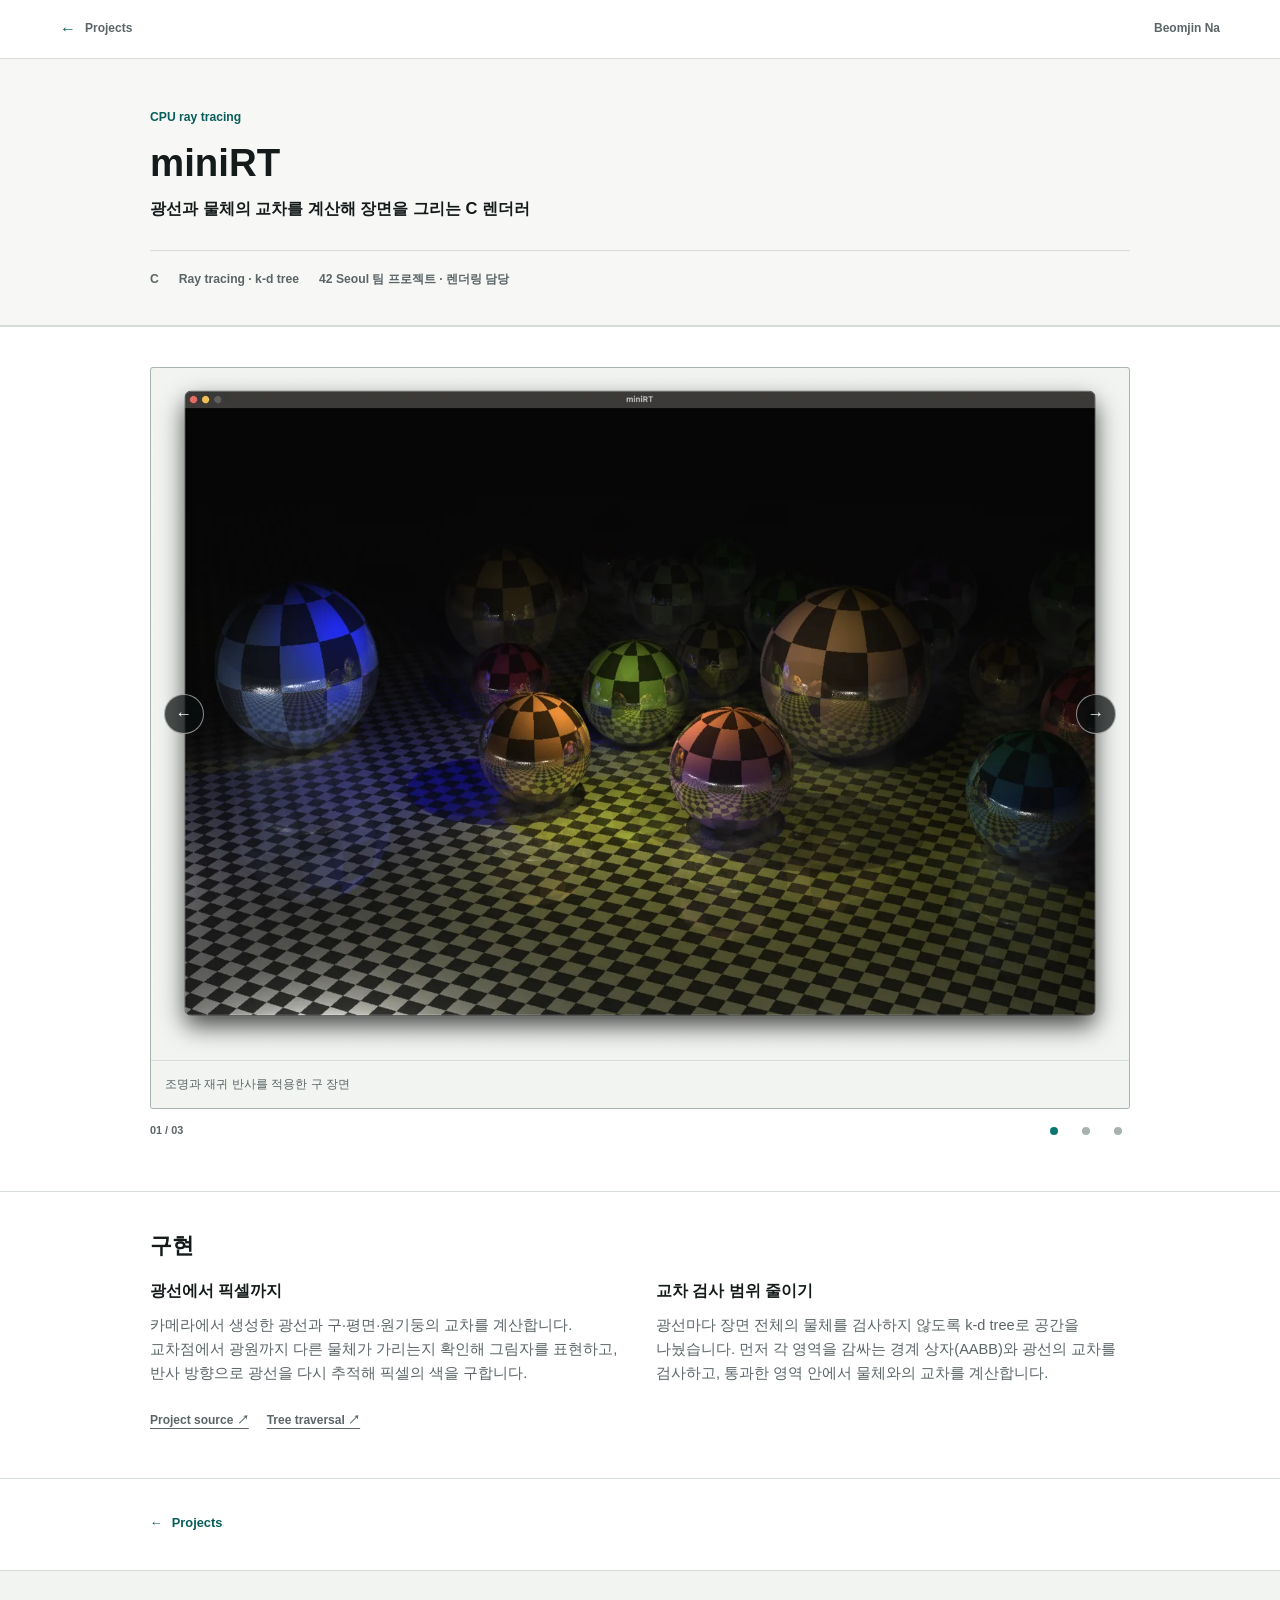
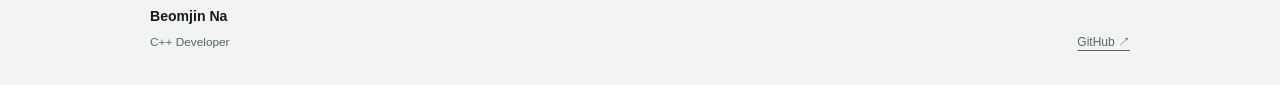
<file: projects/minirt/index.html>
<!doctype html>
<html lang="ko">
<head>
  <meta charset="utf-8">
  <meta name="viewport" content="width=device-width, initial-scale=1">
  <meta name="description" content="C로 구현한 CPU 레이 트레이서 miniRT. 물체 교차, 그림자, 재귀 반사와 k-d tree 공간 분할.">
  <title>miniRT · CPU Ray Tracing</title>
  <link rel="stylesheet" href="../../styles.css">
  <link rel="stylesheet" href="../realtime-rendering-engine/engine-detail.css">
  <link rel="stylesheet" href="../../portfolio.css">
  <script src="../../site.js" defer></script>
</head>
<body class="detail-page compact-detail" data-project="minirt">
  <a class="skip-link" href="#content">본문으로 이동</a>
  <header class="detail-topbar">
    <div class="detail-topbar-inner">
      <a class="portfolio-return" data-focus-return href="../../index.html#minirt"><span aria-hidden="true">←</span><span data-return-label>Projects</span></a>
      <a class="detail-owner" data-focus-home href="../../index.html">Beomjin Na</a>
    </div>
  </header>
  <main id="content">
    <header class="detail-intro">
      <div class="detail-hero content-width">
        <p class="detail-kicker">CPU ray tracing</p>
        <h1>miniRT</h1>
        <p class="detail-subtitle">광선과 물체의 교차를 계산해 장면을 그리는 C 렌더러</p>
        <ul class="detail-meta" aria-label="프로젝트 기본 정보">
          <li>C</li><li>Ray tracing · k-d tree</li><li>42 Seoul 팀 프로젝트 · 렌더링 담당</li>
        </ul>
      </div>
    </header>
    <section class="detail-section" aria-label="miniRT 렌더링 결과">
      <div class="content-width">
        <div class="media-carousel project-gallery" data-carousel tabindex="0" role="region" aria-roledescription="carousel" aria-label="miniRT 렌더링과 공간 분할">
          <div class="carousel-stage">
            <figure class="visual-frame carousel-slide is-active" data-carousel-slide aria-hidden="false">
              <a href="../../assets/media/minirt-scene-04.webp" target="_blank" rel="noreferrer" title="원본 크기로 보기">
                <img src="../../assets/media/minirt-scene-04.webp" alt="여러 반사 구와 조명이 배치된 miniRT 렌더링 장면" width="1600" height="1132" decoding="async" fetchpriority="high">
              </a>
              <figcaption>조명과 재귀 반사를 적용한 구 장면</figcaption>
            </figure>
            <figure class="visual-frame carousel-slide" data-carousel-slide aria-hidden="true">
              <a href="../../assets/media/minirt-scene-05.webp" target="_blank" rel="noreferrer" title="원본 크기로 보기" tabindex="-1">
                <img src="../../assets/media/minirt-scene-05.webp" alt="다수의 원기둥과 여러 색상의 조명이 배치된 miniRT 장면" width="1600" height="1132" loading="lazy" decoding="async">
              </a>
              <figcaption>원기둥과 여러 색상의 광원을 배치한 장면</figcaption>
            </figure>
            <figure class="visual-frame carousel-slide carousel-slide-diagnostic" data-carousel-slide aria-hidden="true">
              <a href="../../assets/media/minirt-kdtree.png" target="_blank" rel="noreferrer" title="원본 크기로 보기" tabindex="-1">
                <img src="../../assets/media/minirt-kdtree.png" alt="miniRT k-d tree의 노드 깊이와 leaf 구성을 출력한 진단 화면" width="1429" height="2160" loading="lazy" decoding="async">
              </a>
              <figcaption>k-d tree 구축 결과: 노드 깊이와 leaf 구성</figcaption>
            </figure>
            <button class="carousel-control carousel-control-previous" type="button" data-carousel-previous aria-label="이전 이미지" title="이전 이미지"><span aria-hidden="true">←</span></button>
            <button class="carousel-control carousel-control-next" type="button" data-carousel-next aria-label="다음 이미지" title="다음 이미지"><span aria-hidden="true">→</span></button>
          </div>
          <div class="carousel-navigation">
            <span class="carousel-counter" data-carousel-counter aria-live="polite">01 / 03</span>
            <div class="carousel-dots" role="group" aria-label="miniRT 이미지 선택">
              <button type="button" data-carousel-dot aria-label="반사 구 장면 보기" aria-current="true"></button>
              <button type="button" data-carousel-dot aria-label="원기둥 장면 보기"></button>
              <button type="button" data-carousel-dot aria-label="k-d tree 진단 보기"></button>
            </div>
          </div>
        </div>
      </div>
    </section>
    <template id="camera-comparison-template">
      <section class="detail-section camera-comparison" aria-labelledby="camera-comparison-title">
        <div class="content-width">
          <h2 id="camera-comparison-title">카메라 시야각 비교</h2>
          <p class="camera-comparison-context" data-camera-context></p>
          <div class="camera-comparison-grid">
            <figure class="camera-comparison-view">
              <div class="camera-comparison-image" data-camera-image></div>
              <figcaption data-camera-caption></figcaption>
            </figure>
            <figure class="camera-comparison-view">
              <div class="camera-comparison-image" data-camera-image></div>
              <figcaption data-camera-caption></figcaption>
            </figure>
            <figure class="camera-comparison-view">
              <div class="camera-comparison-image" data-camera-image></div>
              <figcaption data-camera-caption></figcaption>
            </figure>
          </div>
        </div>
      </section>
    </template>
    <section class="detail-section" aria-labelledby="implementation-title">
      <div class="content-width">
        <h2 id="implementation-title">구현</h2>
        <div class="project-notes">
          <div><h3>광선에서 픽셀까지</h3><p>카메라에서 생성한 광선과 구·평면·원기둥의 교차를 계산합니다. 교차점에서 광원까지 다른 물체가 가리는지 확인해 그림자를 표현하고, 반사 방향으로 광선을 다시 추적해 픽셀의 색을 구합니다.</p></div>
          <div><h3>교차 검사 범위 줄이기</h3><p>광선마다 장면 전체의 물체를 검사하지 않도록 k-d tree로 공간을 나눴습니다. 먼저 각 영역을 감싸는 경계 상자(AABB)와 광선의 교차를 검사하고, 통과한 영역 안에서 물체와의 교차를 계산합니다.</p></div>
        </div>
        <div class="source-links project-code-links" aria-label="miniRT 소스 코드">
          <a href="https://github.com/BeomJinNa/42cursus/tree/main/common_core/circle4_miniRT" target="_blank" rel="noreferrer">Project source ↗</a>
          <a href="https://github.com/BeomJinNa/42cursus/blob/main/common_core/circle4_miniRT/srcs/kd_tree/traverse_tree.c" target="_blank" rel="noreferrer">Tree traversal ↗</a>
        </div>
      </div>
    </section>
    <section class="detail-return-band" aria-label="포트폴리오 복귀">
      <div class="content-width detail-return-content"><a data-focus-return href="../../index.html#minirt"><span aria-hidden="true">←</span> <span data-return-label>프로젝트 목록으로 돌아가기</span></a></div>
    </section>
    <footer class="site-footer">
      <div class="content-width footer-content">
        <div><strong>Beomjin Na</strong><p>C++ Developer</p></div>
        <div class="footer-links"><a href="https://github.com/BeomJinNa" target="_blank" rel="noreferrer">GitHub ↗</a></div>
      </div>
    </footer>
  </main>
</body>
</html>
</file>
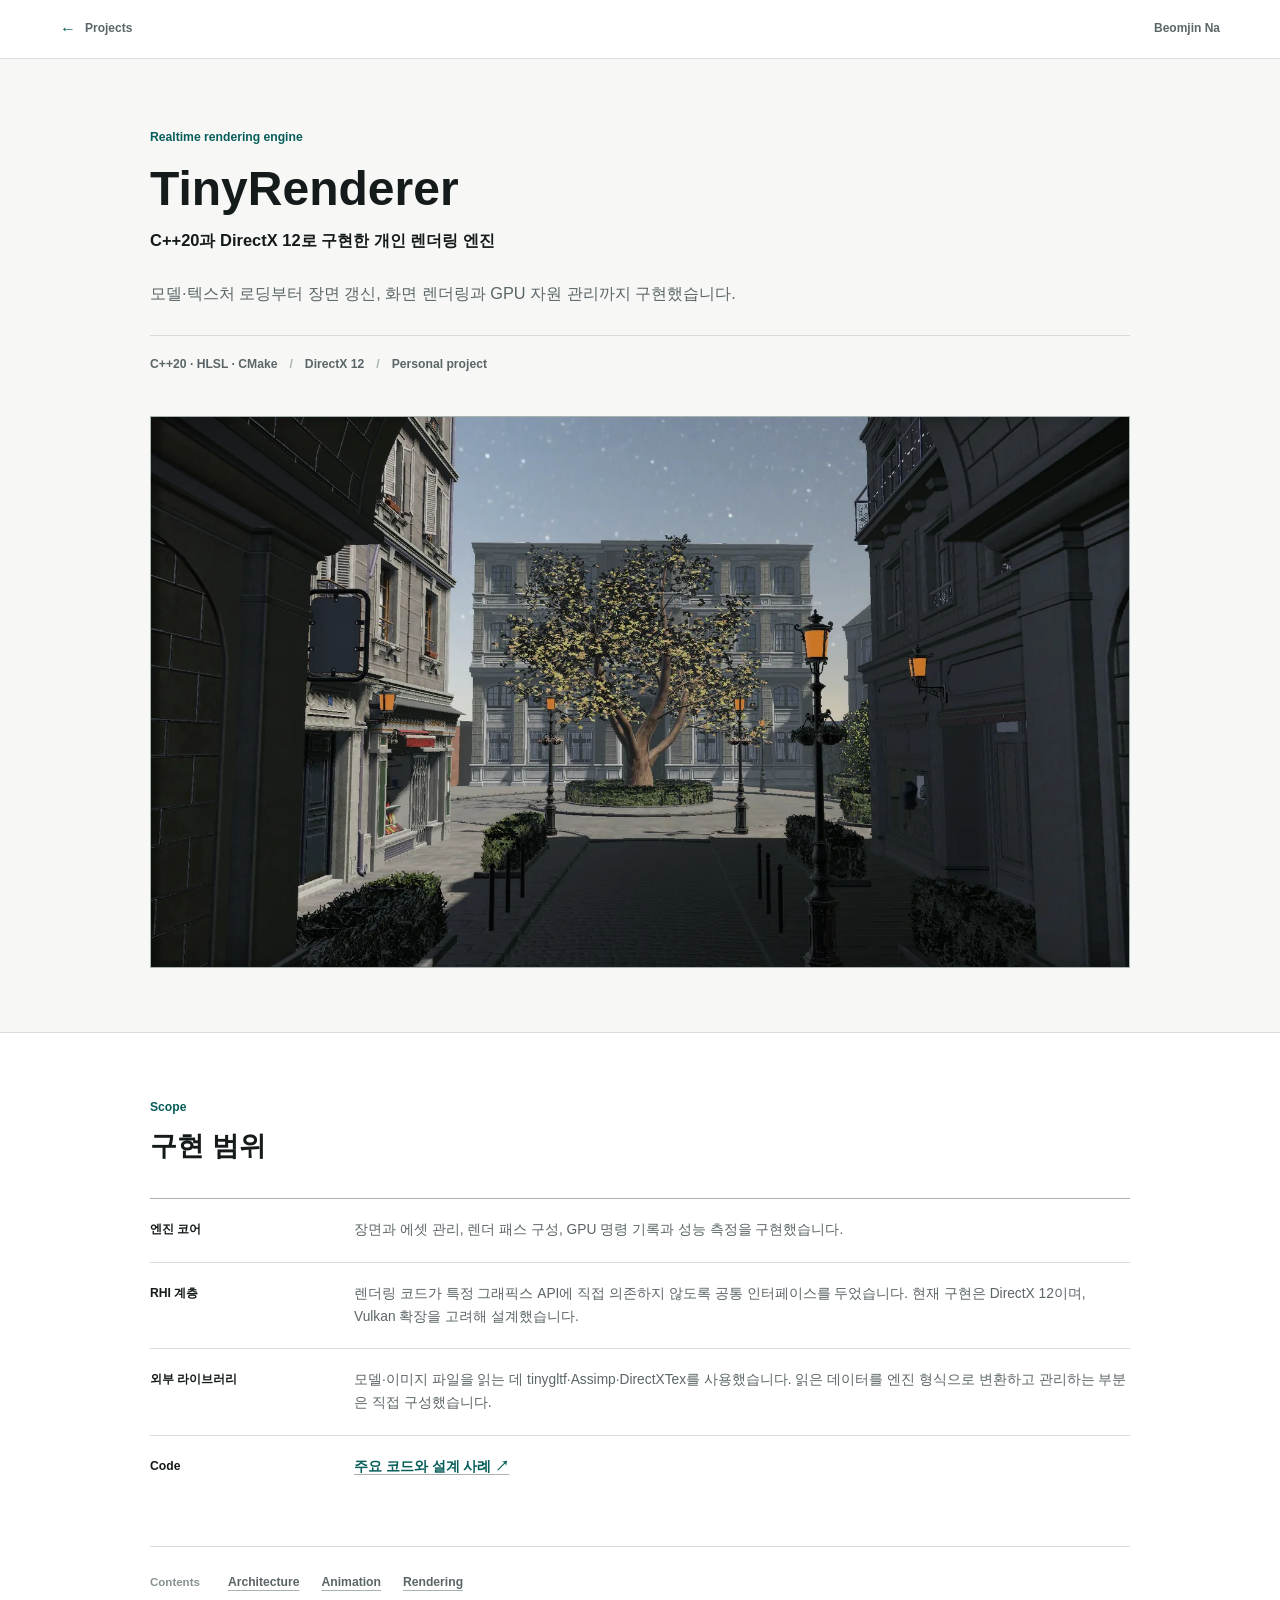
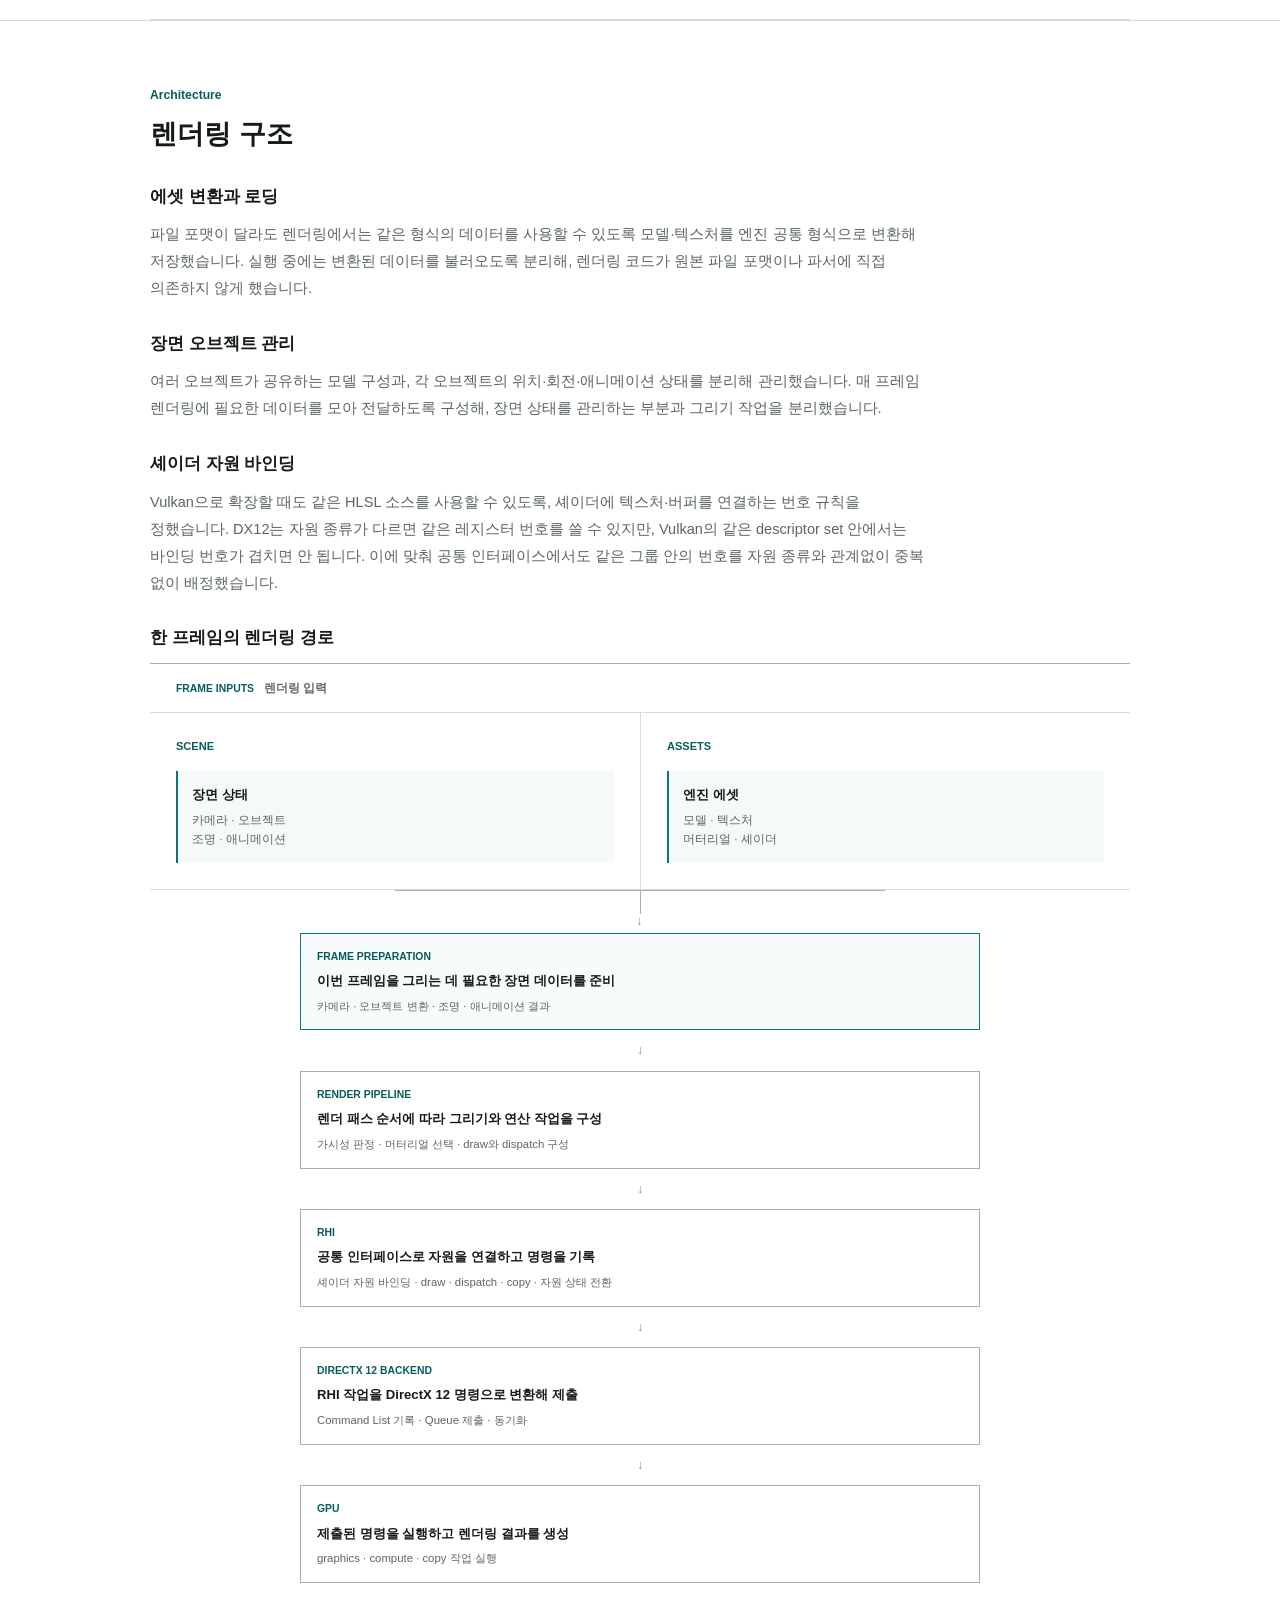
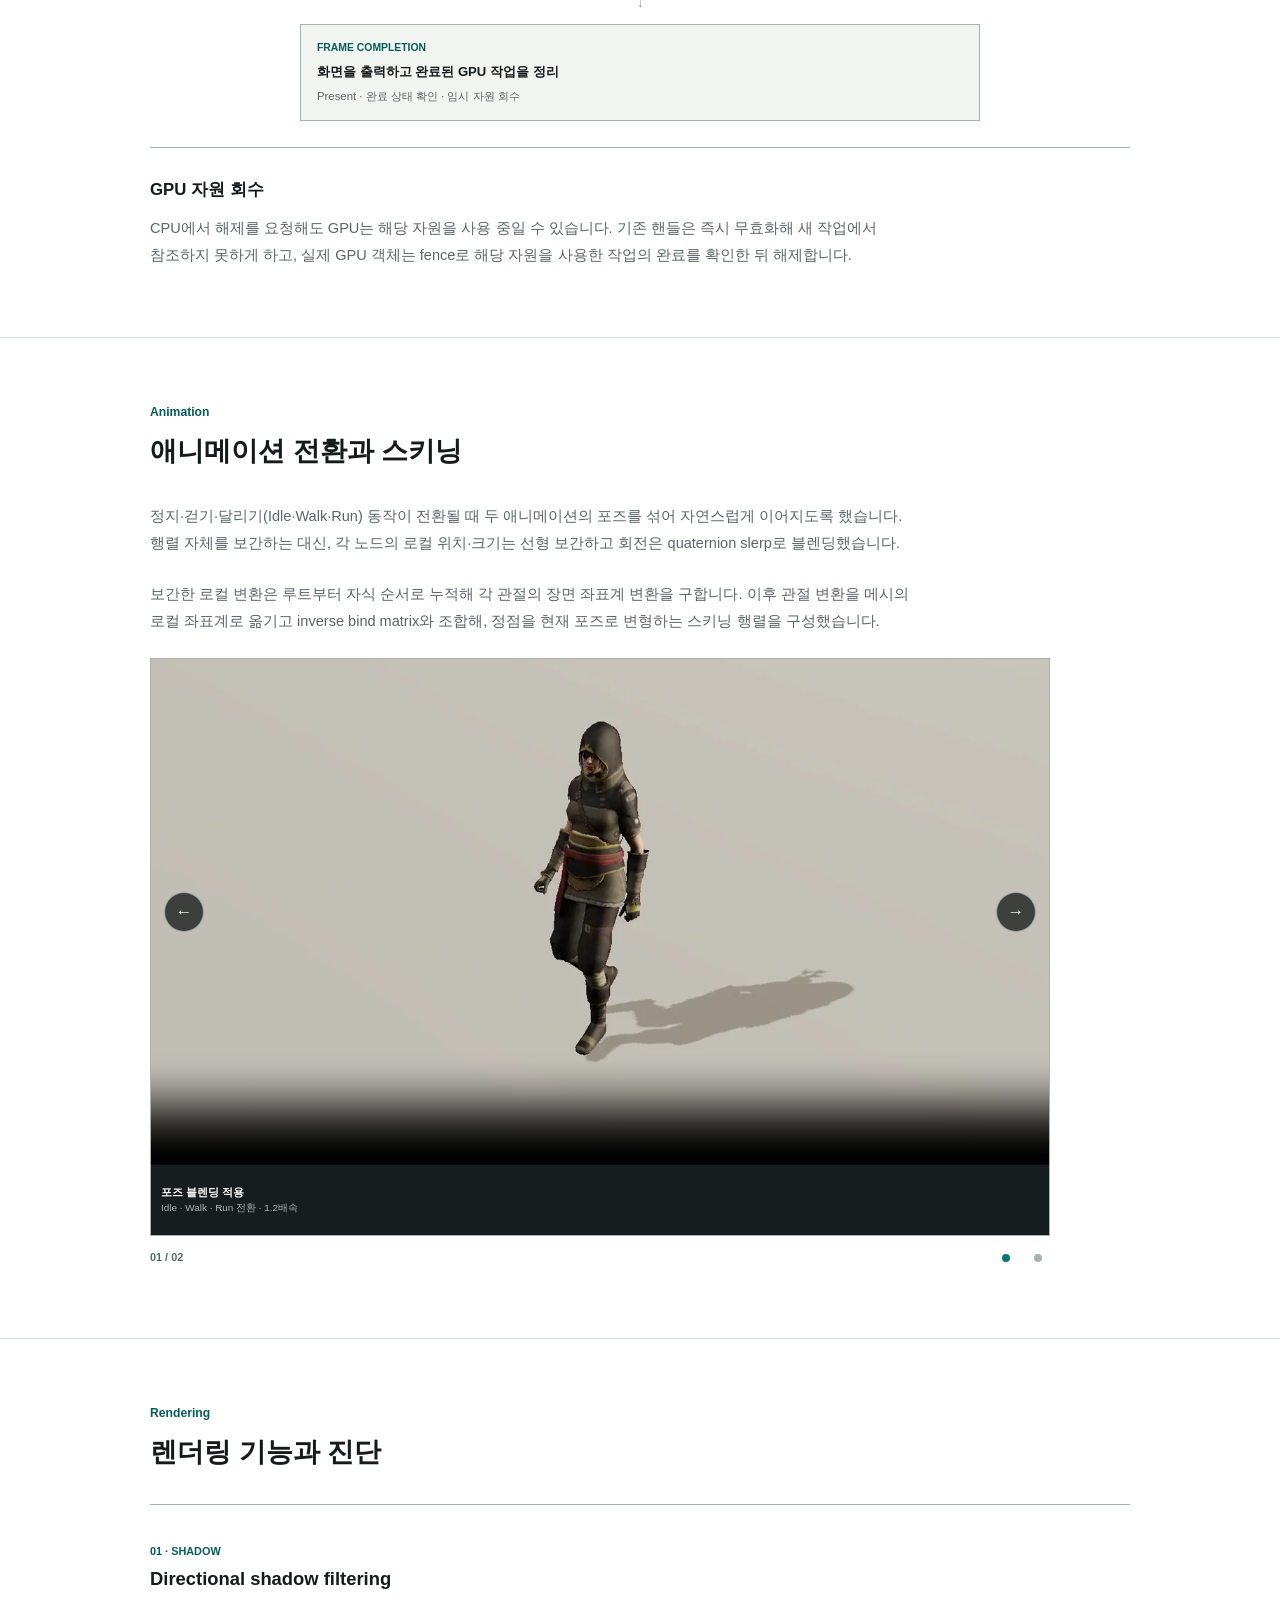
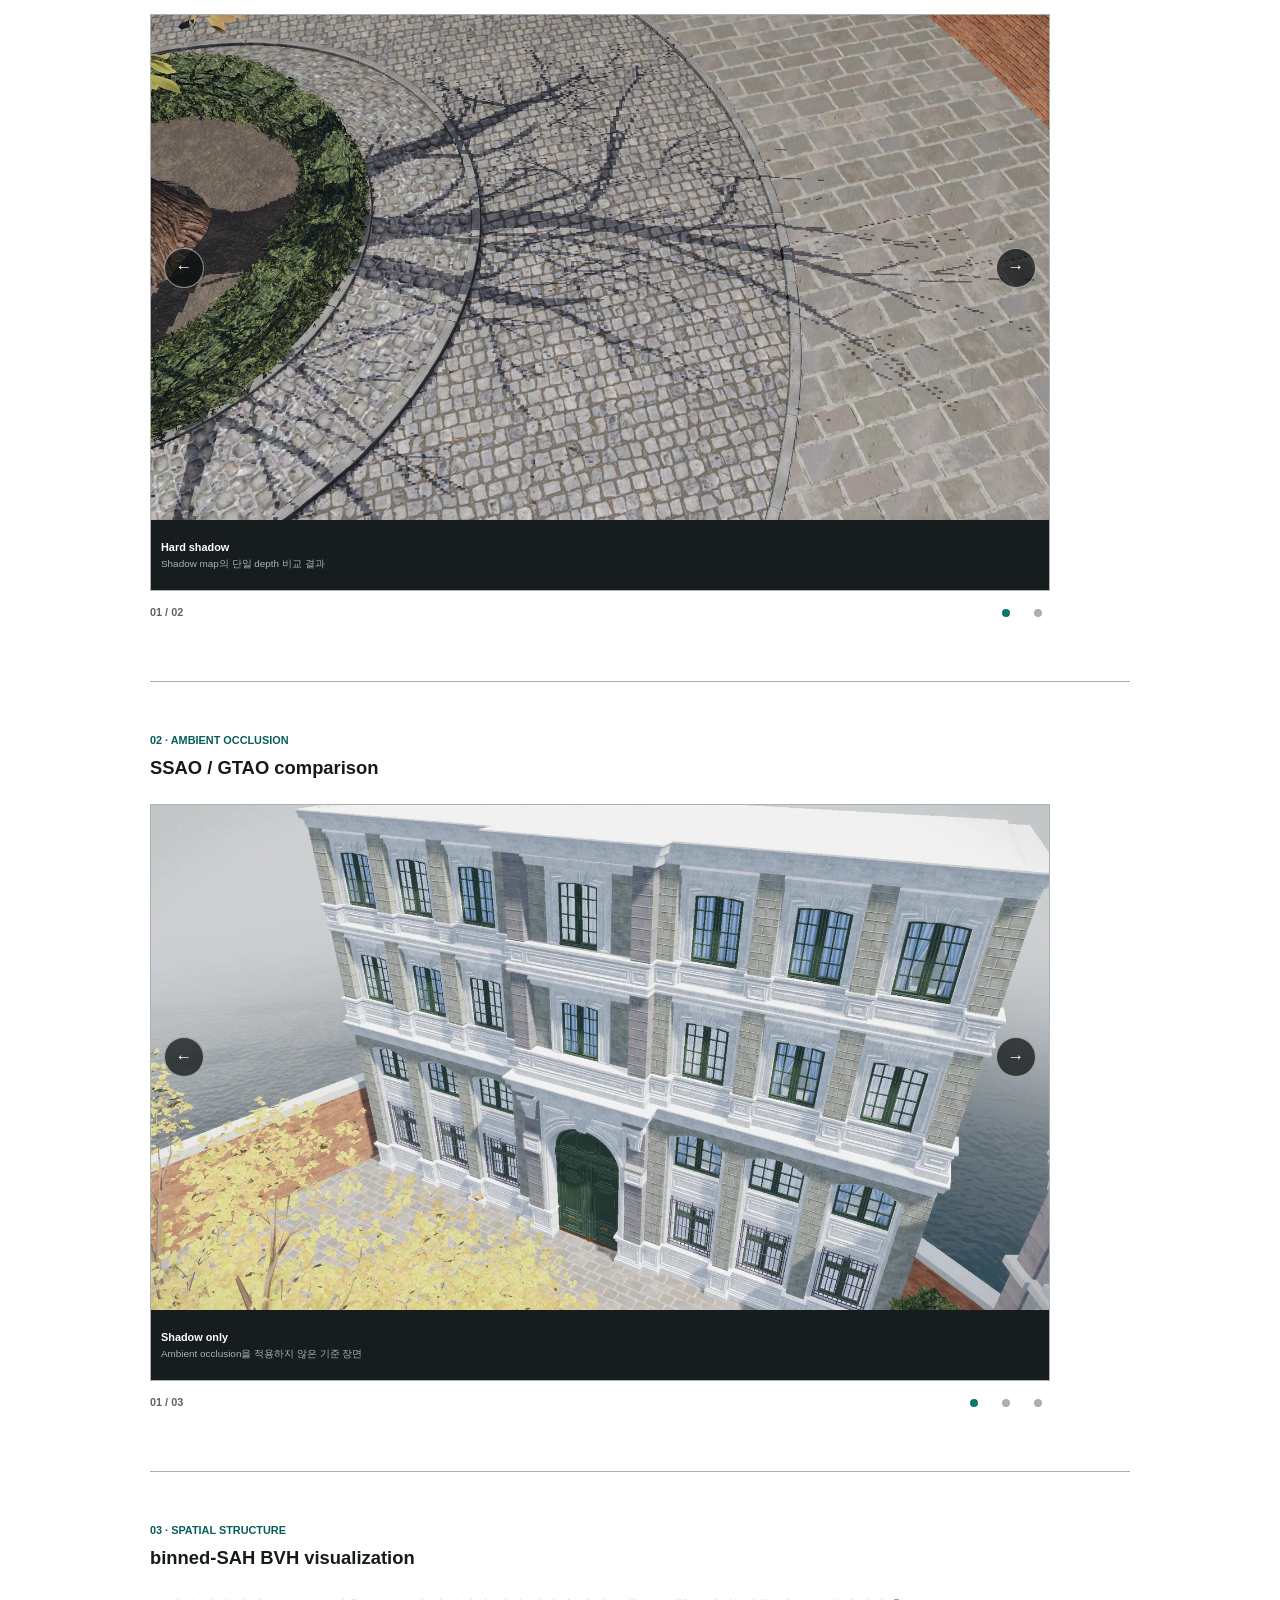
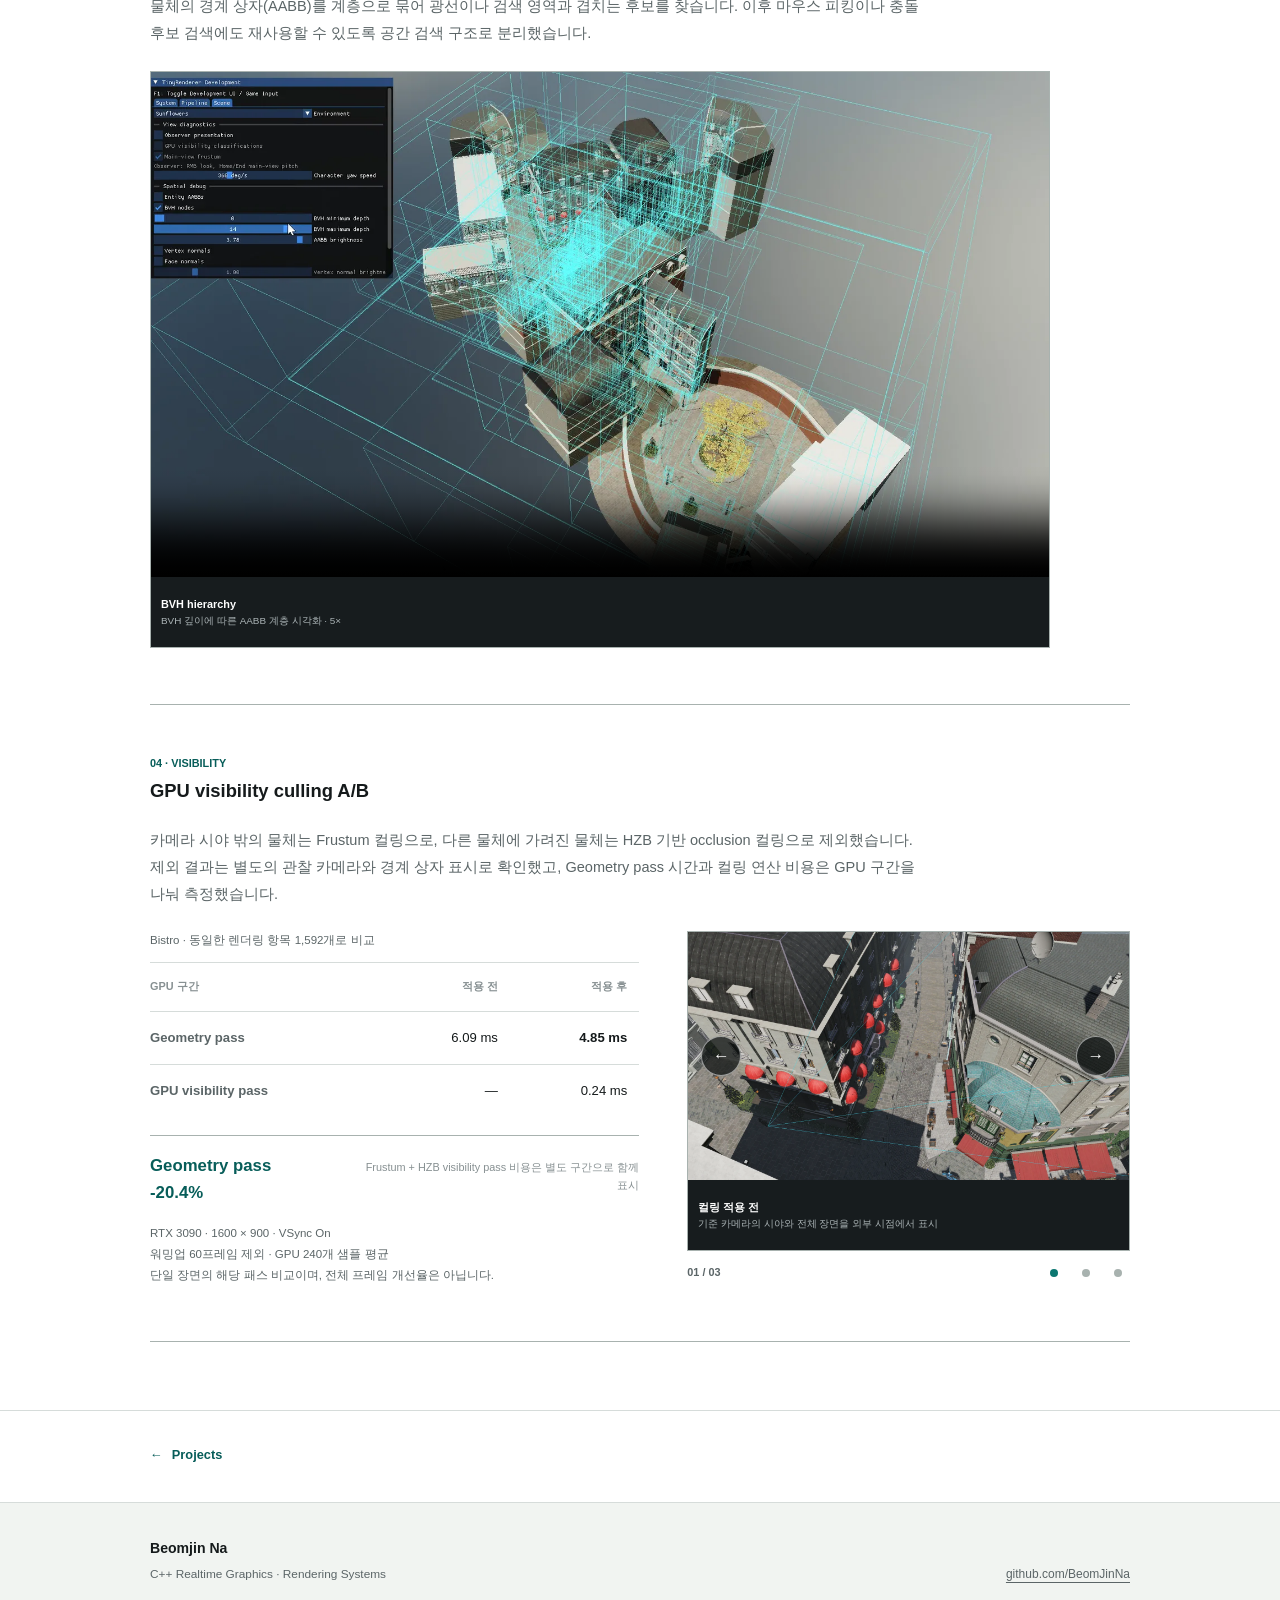
<file: projects/realtime-rendering-engine/index.html>
<!doctype html>
<html lang="ko">
<head>
  <meta charset="utf-8">
  <meta name="viewport" content="width=device-width, initial-scale=1">
  <meta name="description" content="TinyRenderer의 에셋·렌더링 구조, RHI, 애니메이션 전환과 스키닝, shadow, ambient occlusion, BVH와 HZB 구현 결과">
  <title>TinyRenderer · Technical Details</title>
  <link rel="stylesheet" href="../../styles.css">
  <link rel="stylesheet" href="engine-detail.css">
  <link rel="stylesheet" href="../../portfolio.css">
  <script src="../../site.js" defer></script>
</head>
<body class="detail-page" data-project="tinyrenderer">
  <a class="skip-link" href="#content">본문으로 이동</a>

  <header class="detail-topbar">
    <div class="detail-topbar-inner">
      <a class="portfolio-return" data-focus-return href="../../index.html#tinyrenderer" aria-label="프로젝트 소개로 돌아가기">
        <span aria-hidden="true">←</span>
        <span data-return-label>Projects</span>
      </a>
      <a class="detail-owner" data-focus-home href="../../index.html">Beomjin Na</a>
    </div>
  </header>

  <main id="content">
    <section class="detail-intro" id="top">
      <header class="detail-hero content-width">
        <p class="detail-kicker">Realtime rendering engine</p>
        <h1>TinyRenderer</h1>
        <p class="detail-subtitle">C++20과 DirectX 12로 구현한 개인 렌더링 엔진</p>
        <p class="hero-copy">모델·텍스처 로딩부터 장면 갱신, 화면 렌더링과 GPU 자원 관리까지 구현했습니다.</p>

        <ul class="detail-meta" aria-label="프로젝트 기본 정보">
          <li>C++20 · HLSL · CMake</li>
          <li>DirectX 12</li>
          <li>Personal project</li>
        </ul>
      </header>

      <figure class="detail-result-figure content-width">
        <a href="../../assets/media/tinyrenderer-main.webp" target="_blank" rel="noreferrer" title="원본 크기로 보기">
          <img src="../../assets/media/tinyrenderer-main.webp" alt="TinyRenderer로 렌더링한 Bistro 거리와 중앙의 나무 장면" width="1600" height="900" decoding="async" fetchpriority="high">
        </a>
      </figure>
    </section>

    <section class="detail-section scope-section" id="scope" aria-labelledby="scope-title">
      <div class="content-width">
        <header class="detail-section-heading">
          <p class="detail-index">Scope</p>
          <div>
            <h2 id="scope-title">구현 범위</h2>
          </div>
        </header>

        <dl class="scope-ledger">
          <div>
            <dt>엔진 코어</dt>
            <dd>장면과 에셋 관리, 렌더 패스 구성, GPU 명령 기록과 성능 측정을 구현했습니다.</dd>
          </div>
          <div>
            <dt>RHI 계층</dt>
            <dd>렌더링 코드가 특정 그래픽스 API에 직접 의존하지 않도록 공통 인터페이스를 두었습니다. 현재 구현은 DirectX 12이며, Vulkan 확장을 고려해 설계했습니다.</dd>
          </div>
          <div>
            <dt>외부 라이브러리</dt>
            <dd>모델·이미지 파일을 읽는 데 tinygltf·Assimp·DirectXTex를 사용했습니다. 읽은 데이터를 엔진 형식으로 변환하고 관리하는 부분은 직접 구성했습니다.</dd>
          </div>
        </dl>

        <p class="detail-source-link">
          <span>Code</span>
          <a href="https://github.com/BeomJinNa/TinyRendererPublic" target="_blank" rel="noreferrer" aria-label="TinyRenderer 선별 소스 사례를 GitHub에서 새 창으로 보기">
            주요 코드와 설계 사례 <span aria-hidden="true">↗</span>
          </a>
        </p>
      </div>
    </section>

    <nav class="detail-toc content-width" aria-label="상세 페이지 목차">
      <span class="detail-toc-label">Contents</span>
      <div class="detail-toc-links">
        <a href="#architecture">Architecture</a>
        <a href="#animation">Animation</a>
        <a href="#rendering">Rendering</a>
      </div>
    </nav>

      <section class="detail-section" id="architecture" aria-labelledby="architecture-title">
        <div class="content-width">
          <header class="detail-section-heading">
            <p class="detail-index">Architecture</p>
            <div>
              <h2 id="architecture-title">렌더링 구조</h2>
            </div>
          </header>

          <div class="architecture-note" id="asset-pipeline">
            <h3>에셋 변환과 로딩</h3>
            <p>파일 포맷이 달라도 렌더링에서는 같은 형식의 데이터를 사용할 수 있도록 모델·텍스처를 엔진 공통 형식으로 변환해 저장했습니다. 실행 중에는 변환된 데이터를 불러오도록 분리해, 렌더링 코드가 원본 파일 포맷이나 파서에 직접 의존하지 않게 했습니다.</p>
          </div>

          <div class="architecture-note" id="entity-management">
            <h3>장면 오브젝트 관리</h3>
            <p>여러 오브젝트가 공유하는 모델 구성과, 각 오브젝트의 위치·회전·애니메이션 상태를 분리해 관리했습니다. 매 프레임 렌더링에 필요한 데이터를 모아 전달하도록 구성해, 장면 상태를 관리하는 부분과 그리기 작업을 분리했습니다.</p>
          </div>

          <div class="architecture-note" id="shader-binding">
            <h3>셰이더 자원 바인딩</h3>
            <p>Vulkan으로 확장할 때도 같은 HLSL 소스를 사용할 수 있도록, 셰이더에 텍스처·버퍼를 연결하는 번호 규칙을 정했습니다. DX12는 자원 종류가 다르면 같은 레지스터 번호를 쓸 수 있지만, Vulkan의 같은 descriptor set 안에서는 바인딩 번호가 겹치면 안 됩니다. 이에 맞춰 공통 인터페이스에서도 같은 그룹 안의 번호를 자원 종류와 관계없이 중복 없이 배정했습니다.</p>
          </div>

          <h3 class="architecture-flow-title">한 프레임의 렌더링 경로</h3>
          <figure class="engine-overview" aria-label="동일 계층의 장면 상태와 엔진 에셋이 프레임 준비, 렌더 파이프라인, RHI와 DirectX 12 백엔드를 거쳐 GPU에서 실행되는 한 프레임의 렌더링 경로">
            <div class="overview-input-group">
              <div class="overview-input-role">
                <span>Frame inputs</span>
                <strong>렌더링 입력</strong>
              </div>

              <div class="overview-inputs">
                <section class="overview-lane" aria-label="장면 상태">
                  <span class="map-label">Scene</span>
                  <div class="overview-node overview-node-primary">
                    <strong>장면 상태</strong>
                    <span>카메라 · 오브젝트<br>조명 · 애니메이션</span>
                  </div>
                </section>

                <section class="overview-lane" aria-label="엔진 에셋">
                  <span class="map-label">Assets</span>
                  <div class="overview-node overview-node-primary">
                    <strong>엔진 에셋</strong>
                    <span>모델 · 텍스처<br>머터리얼 · 셰이더</span>
                  </div>
                </section>
              </div>
            </div>

            <div class="overview-merge" aria-hidden="true">
              <span></span>
              <i>↓</i>
              <span></span>
            </div>

            <div class="overview-stack">
              <div class="overview-stage overview-stage-primary">
                <span class="stage-level">Frame preparation</span>
                <strong>이번 프레임을 그리는 데 필요한 장면 데이터를 준비</strong>
                <small>카메라 · 오브젝트 변환 · 조명 · 애니메이션 결과</small>
              </div>
              <i aria-hidden="true">↓</i>
              <div class="overview-stage">
                <span class="stage-level">Render pipeline</span>
                <strong>렌더 패스 순서에 따라 그리기와 연산 작업을 구성</strong>
                <small>가시성 판정 · 머터리얼 선택 · draw와 dispatch 구성</small>
              </div>
              <i aria-hidden="true">↓</i>
              <div class="overview-stage">
                <span class="stage-level">RHI</span>
                <strong>공통 인터페이스로 자원을 연결하고 명령을 기록</strong>
                <small>셰이더 자원 바인딩 · draw · dispatch · copy · 자원 상태 전환</small>
              </div>
              <i aria-hidden="true">↓</i>
              <div class="overview-stage">
                <span class="stage-level">DirectX 12 backend</span>
                <strong>RHI 작업을 DirectX 12 명령으로 변환해 제출</strong>
                <small>Command List 기록 · Queue 제출 · 동기화</small>
              </div>
              <i aria-hidden="true">↓</i>
              <div class="overview-stage">
                <span class="stage-level">GPU</span>
                <strong>제출된 명령을 실행하고 렌더링 결과를 생성</strong>
                <small>graphics · compute · copy 작업 실행</small>
              </div>
              <i aria-hidden="true">↓</i>
              <div class="overview-stage overview-stage-output">
                <span class="stage-level">Frame completion</span>
                <strong>화면을 출력하고 완료된 GPU 작업을 정리</strong>
                <small>Present · 완료 상태 확인 · 임시 자원 회수</small>
              </div>
            </div>
          </figure>
          <div class="architecture-note" id="gpu-resource-lifetime">
            <h3>GPU 자원 회수</h3>
            <p>CPU에서 해제를 요청해도 GPU는 해당 자원을 사용 중일 수 있습니다. 기존 핸들은 즉시 무효화해 새 작업에서 참조하지 못하게 하고, 실제 GPU 객체는 fence로 해당 자원을 사용한 작업의 완료를 확인한 뒤 해제합니다.</p>
          </div>
        </div>
      </section>

      <section class="detail-section" id="animation" aria-labelledby="animation-title">
        <div class="content-width">
          <header class="detail-section-heading">
            <p class="detail-index">Animation</p>
            <div>
              <h2 id="animation-title">애니메이션 전환과 스키닝</h2>
            </div>
          </header>

          <p class="feature-description">정지·걷기·달리기(Idle·Walk·Run) 동작이 전환될 때 두 애니메이션의 포즈를 섞어 자연스럽게 이어지도록 했습니다. 행렬 자체를 보간하는 대신, 각 노드의 로컬 위치·크기는 선형 보간하고 회전은 quaternion slerp로 블렌딩했습니다.</p>
          <p class="feature-description">보간한 로컬 변환은 루트부터 자식 순서로 누적해 각 관절의 장면 좌표계 변환을 구합니다. 이후 관절 변환을 메시의 로컬 좌표계로 옮기고 inverse bind matrix와 조합해, 정점을 현재 포즈로 변형하는 스키닝 행렬을 구성했습니다.</p>

          <div class="media-carousel evidence-carousel animation-carousel feature-media" data-carousel data-animation-media tabindex="0" role="region" aria-roledescription="carousel" aria-label="애니메이션 전환 비교">
            <div class="carousel-stage">
              <figure class="visual-frame carousel-slide is-active" data-carousel-slide aria-hidden="false">
                <video muted loop playsinline controls preload="metadata" width="1280" height="720" poster="../../assets/media/tinyrenderer-animation-blended-poster.webp" data-loop-video data-animation-video aria-label="포즈 블렌딩을 적용한 애니메이션 전환">
                  <source src="../../assets/media/tinyrenderer-animation-blended-1_2x.mp4" type="video/mp4">
                </video>
                <figcaption>
                  <strong>포즈 블렌딩 적용</strong>
                  <span>Idle · Walk · Run 전환 · 1.2배속</span>
                </figcaption>
              </figure>
              <figure class="visual-frame carousel-slide" data-carousel-slide aria-hidden="true">
                <video muted loop playsinline controls preload="metadata" width="1280" height="720" poster="../../assets/media/tinyrenderer-animation-direct-poster.webp" data-loop-video data-animation-video aria-label="블렌딩 없이 즉시 전환하는 애니메이션" tabindex="-1">
                  <source src="../../assets/media/tinyrenderer-animation-direct-1_2x.mp4" type="video/mp4">
                </video>
                <figcaption>
                  <strong>즉시 전환 · 블렌딩 미적용</strong>
                  <span>별도 촬영한 전환 예시 · 1.2배속</span>
                </figcaption>
              </figure>
              <button class="carousel-control carousel-control-previous" type="button" data-carousel-previous aria-label="이전 애니메이션 영상" title="이전 애니메이션 영상">
                <span aria-hidden="true">←</span>
              </button>
              <button class="carousel-control carousel-control-next" type="button" data-carousel-next aria-label="다음 애니메이션 영상" title="다음 애니메이션 영상">
                <span aria-hidden="true">→</span>
              </button>
            </div>
            <div class="carousel-navigation">
              <span class="carousel-counter" data-carousel-counter aria-live="polite">01 / 02</span>
              <div class="carousel-dots" role="group" aria-label="애니메이션 영상 선택">
                <button type="button" data-carousel-dot aria-label="포즈 블렌딩 적용 영상 보기" aria-current="true"></button>
                <button type="button" data-carousel-dot aria-label="즉시 전환 영상 보기"></button>
              </div>
            </div>
          </div>
        </div>
      </section>

      <section class="detail-section" id="rendering" aria-labelledby="rendering-title">
        <div class="content-width">
          <header class="detail-section-heading">
            <p class="detail-index">Rendering</p>
            <div>
              <h2 id="rendering-title">렌더링 기능과 진단</h2>
            </div>
          </header>

          <div class="rendering-list">
            <article class="rendering-feature" aria-labelledby="shadow-title">
              <header class="rendering-feature-heading">
                <p>01 · Shadow</p>
                <h3 id="shadow-title">Directional shadow filtering</h3>
              </header>

              <div class="media-carousel evidence-carousel feature-media" data-carousel tabindex="0" role="region" aria-roledescription="carousel" aria-label="Directional shadow 필터링 비교">
                <div class="carousel-stage">
                  <figure class="visual-frame carousel-slide is-active" data-carousel-slide aria-hidden="false">
                    <a href="../../assets/media/tinyrenderer-shadow-raw.webp" target="_blank" rel="noreferrer" title="원본 크기로 보기">
                      <img src="../../assets/media/tinyrenderer-shadow-raw.webp" alt="필터링하지 않은 directional shadow 경계" width="1600" height="900" loading="lazy" decoding="async">
                    </a>
                    <figcaption>
                      <strong>Hard shadow</strong>
                      <span>Shadow map의 단일 depth 비교 결과</span>
                    </figcaption>
                  </figure>

                  <figure class="visual-frame carousel-slide" data-carousel-slide aria-hidden="true">
                    <a href="../../assets/media/tinyrenderer-shadow-pcf33.webp" target="_blank" rel="noreferrer" title="원본 크기로 보기" tabindex="-1">
                      <img src="../../assets/media/tinyrenderer-shadow-pcf33.webp" alt="3×3 PCF를 적용해 부드러워진 directional shadow 경계" width="1600" height="900" loading="lazy" decoding="async">
                    </a>
                    <figcaption>
                      <strong>3×3 PCF</strong>
                      <span>주변 depth 비교 결과를 평균한 shadow 경계</span>
                    </figcaption>
                  </figure>

                  <button class="carousel-control carousel-control-previous" type="button" data-carousel-previous aria-label="이전 shadow 이미지" title="이전 shadow 이미지">
                    <span aria-hidden="true">←</span>
                  </button>
                  <button class="carousel-control carousel-control-next" type="button" data-carousel-next aria-label="다음 shadow 이미지" title="다음 shadow 이미지">
                    <span aria-hidden="true">→</span>
                  </button>
                </div>

                <div class="carousel-navigation">
                  <span class="carousel-counter" data-carousel-counter aria-live="polite">01 / 02</span>
                  <div class="carousel-dots" role="group" aria-label="Shadow 이미지 선택">
                    <button type="button" data-carousel-dot aria-label="Hard shadow 보기" aria-current="true"></button>
                    <button type="button" data-carousel-dot aria-label="3×3 PCF 보기"></button>
                  </div>
                </div>
              </div>
            </article>

            <article class="rendering-feature" aria-labelledby="ao-title">
              <header class="rendering-feature-heading">
                <p>02 · Ambient occlusion</p>
                <h3 id="ao-title">SSAO / GTAO comparison</h3>
              </header>

              <div class="media-carousel evidence-carousel feature-media" data-carousel tabindex="0" role="region" aria-roledescription="carousel" aria-label="Ambient occlusion 비교">
                <div class="carousel-stage">
                  <figure class="visual-frame carousel-slide is-active" data-carousel-slide aria-hidden="false">
                    <a href="../../assets/media/tinyrenderer-ao-none.webp" target="_blank" rel="noreferrer" title="원본 크기로 보기">
                      <img src="../../assets/media/tinyrenderer-ao-none.webp" alt="Ambient occlusion을 적용하지 않고 directional shadow만 사용한 기준 장면" width="1600" height="900" loading="lazy" decoding="async">
                    </a>
                    <figcaption>
                      <strong>Shadow only</strong>
                      <span>Ambient occlusion을 적용하지 않은 기준 장면</span>
                    </figcaption>
                  </figure>

                  <figure class="visual-frame carousel-slide" data-carousel-slide aria-hidden="true">
                    <a href="../../assets/media/tinyrenderer-ao-ssao.webp" target="_blank" rel="noreferrer" title="원본 크기로 보기" tabindex="-1">
                      <img src="../../assets/media/tinyrenderer-ao-ssao.webp" alt="SSAO를 적용한 Bistro 건물 장면" width="1600" height="900" loading="lazy" decoding="async">
                    </a>
                    <figcaption>
                      <strong>SSAO</strong>
                      <span>화면 공간의 depth와 normal을 이용한 차폐 결과</span>
                    </figcaption>
                  </figure>

                  <figure class="visual-frame carousel-slide" data-carousel-slide aria-hidden="true">
                    <a href="../../assets/media/tinyrenderer-ao-gtao.webp" target="_blank" rel="noreferrer" title="원본 크기로 보기" tabindex="-1">
                      <img src="../../assets/media/tinyrenderer-ao-gtao.webp" alt="GTAO를 적용한 Bistro 건물 장면" width="1600" height="900" loading="lazy" decoding="async">
                    </a>
                    <figcaption>
                      <strong>GTAO</strong>
                      <span>화면 공간 horizon 탐색을 이용한 차폐 결과</span>
                    </figcaption>
                  </figure>

                  <button class="carousel-control carousel-control-previous" type="button" data-carousel-previous aria-label="이전 ambient occlusion 이미지" title="이전 ambient occlusion 이미지">
                    <span aria-hidden="true">←</span>
                  </button>
                  <button class="carousel-control carousel-control-next" type="button" data-carousel-next aria-label="다음 ambient occlusion 이미지" title="다음 ambient occlusion 이미지">
                    <span aria-hidden="true">→</span>
                  </button>
                </div>

                <div class="carousel-navigation">
                  <span class="carousel-counter" data-carousel-counter aria-live="polite">01 / 03</span>
                  <div class="carousel-dots" role="group" aria-label="Ambient occlusion 이미지 선택">
                    <button type="button" data-carousel-dot aria-label="AO 미적용 장면 보기" aria-current="true"></button>
                    <button type="button" data-carousel-dot aria-label="SSAO 보기"></button>
                    <button type="button" data-carousel-dot aria-label="GTAO 보기"></button>
                  </div>
                </div>
              </div>
            </article>

            <article class="rendering-feature" aria-labelledby="bvh-title">
              <header class="rendering-feature-heading">
                <p>03 · Spatial structure</p>
                <h3 id="bvh-title">binned-SAH BVH visualization</h3>
              </header>

              <p class="feature-description">물체의 경계 상자(AABB)를 계층으로 묶어 광선이나 검색 영역과 겹치는 후보를 찾습니다. 이후 마우스 피킹이나 충돌 후보 검색에도 재사용할 수 있도록 공간 검색 구조로 분리했습니다.</p>

              <figure class="visual-frame feature-media feature-video">
                <video src="../../assets/media/tinyrenderer-bvh-build-5x.mp4" poster="../../assets/media/tinyrenderer-bvh-build-poster.webp" muted loop playsinline controls preload="metadata" data-loop-video aria-label="BVH 깊이에 따라 AABB 계층이 추가되는 과정"></video>
                <figcaption>
                  <strong>BVH hierarchy</strong>
                  <span>BVH 깊이에 따른 AABB 계층 시각화 · 5×</span>
                </figcaption>
              </figure>
            </article>

            <article class="rendering-feature" aria-labelledby="hzb-title">
              <header class="rendering-feature-heading">
                <p>04 · Visibility</p>
                <h3 id="hzb-title">GPU visibility culling A/B</h3>
              </header>

              <p class="feature-description">카메라 시야 밖의 물체는 Frustum 컬링으로, 다른 물체에 가려진 물체는 HZB 기반 occlusion 컬링으로 제외했습니다. 제외 결과는 별도의 관찰 카메라와 경계 상자 표시로 확인했고, Geometry pass 시간과 컬링 연산 비용은 GPU 구간을 나눠 측정했습니다.</p>

              <div class="hzb-layout">
                <div>
                  <table class="metric-table">
                    <caption>Bistro · 동일한 렌더링 항목 1,592개로 비교</caption>
                    <thead>
                      <tr>
                        <th scope="col">GPU 구간</th>
                        <th scope="col">적용 전</th>
                        <th scope="col">적용 후</th>
                      </tr>
                    </thead>
                    <tbody>
                      <tr>
                        <th scope="row">Geometry pass</th>
                        <td>6.09 ms</td>
                        <td><strong>4.85 ms</strong></td>
                      </tr>
                      <tr>
                        <th scope="row">GPU visibility pass</th>
                        <td>—</td>
                        <td>0.24 ms</td>
                      </tr>
                    </tbody>
                  </table>
                  <p class="metric-result"><strong>Geometry pass -20.4%</strong><span>Frustum + HZB visibility pass 비용은 별도 구간으로 함께 표시</span></p>
                  <p class="metric-context">RTX 3090 · 1600 × 900 · VSync On<br>워밍업 60프레임 제외 · GPU 240개 샘플 평균<br>단일 장면의 해당 패스 비교이며, 전체 프레임 개선율은 아닙니다.</p>
                </div>

                <div class="media-carousel evidence-carousel" data-carousel tabindex="0" role="region" aria-roledescription="carousel" aria-label="GPU visibility 컬링 진단 이미지 비교">
                  <div class="carousel-stage">
                    <figure class="visual-frame carousel-slide is-active" data-carousel-slide aria-hidden="false">
                      <a href="../../assets/media/tinyrenderer-culling-reference.webp" target="_blank" rel="noreferrer" title="원본 크기로 보기">
                        <img src="../../assets/media/tinyrenderer-culling-reference.webp" alt="기준 카메라의 시야와 전체 Bistro 장면을 외부 시점에서 표시한 이미지" width="1600" height="900" loading="lazy" decoding="async">
                      </a>
                      <figcaption>
                        <strong>컬링 적용 전</strong>
                        <span>기준 카메라의 시야와 전체 장면을 외부 시점에서 표시</span>
                      </figcaption>
                    </figure>

                    <figure class="visual-frame carousel-slide" data-carousel-slide aria-hidden="true">
                      <a href="../../assets/media/tinyrenderer-culling-result.webp" target="_blank" rel="noreferrer" title="원본 크기로 보기" tabindex="-1">
                        <img src="../../assets/media/tinyrenderer-culling-result.webp" alt="기준 카메라의 Frustum과 HZB 컬링 결과를 외부 시점에서 표시한 Bistro 장면" width="1600" height="900" loading="lazy" decoding="async">
                      </a>
                      <figcaption>
                        <strong>컬링 적용 후</strong>
                        <span>기준 카메라의 Frustum·이전 프레임 HZB 컬링 결과</span>
                      </figcaption>
                    </figure>

                    <figure class="visual-frame carousel-slide" data-carousel-slide aria-hidden="true">
                      <a href="../../assets/media/tinyrenderer-culling-aabb.webp" target="_blank" rel="noreferrer" title="원본 크기로 보기" tabindex="-1">
                        <img src="../../assets/media/tinyrenderer-culling-aabb.webp" alt="Bistro 장면의 AABB를 초록색 렌더링 대상, 노란색 frustum 제외, 빨간색 occlusion 제외로 표시한 진단 이미지" width="1600" height="900" loading="lazy" decoding="async">
                      </a>
                      <figcaption>
                        <strong>컬링 결과의 경계 상자</strong>
                        <span>초록: 렌더링 · 노랑: frustum 제외 · 빨강: frustum 내부 occlusion 제외</span>
                      </figcaption>
                    </figure>

                    <button class="carousel-control carousel-control-previous" type="button" data-carousel-previous aria-label="이전 진단 이미지" title="이전 진단 이미지">
                      <span aria-hidden="true">←</span>
                    </button>
                    <button class="carousel-control carousel-control-next" type="button" data-carousel-next aria-label="다음 진단 이미지" title="다음 진단 이미지">
                      <span aria-hidden="true">→</span>
                    </button>
                  </div>

                  <div class="carousel-navigation">
                    <span class="carousel-counter" data-carousel-counter aria-live="polite">01 / 03</span>
                    <div class="carousel-dots" role="group" aria-label="HZB 진단 이미지 선택">
                      <button type="button" data-carousel-dot aria-label="기준 장면 보기" aria-current="true"></button>
                      <button type="button" data-carousel-dot aria-label="GPU visibility 판정 결과 보기"></button>
                      <button type="button" data-carousel-dot aria-label="AABB 진단 보기"></button>
                    </div>
                  </div>
                </div>
              </div>
            </article>
          </div>

        </div>
      </section>

      <section class="detail-return-band" id="portfolio-return" aria-label="포트폴리오 복귀">
        <div class="content-width detail-return-content">
          <a data-focus-return href="../../index.html#tinyrenderer"><span aria-hidden="true">←</span> <span data-return-label>프로젝트 목록으로 돌아가기</span></a>
        </div>
      </section>

      <footer class="site-footer">
        <div class="content-width footer-content">
          <div>
            <strong>Beomjin Na</strong>
            <p>C++ Realtime Graphics · Rendering Systems</p>
          </div>
          <div class="footer-links">
            <a href="https://github.com/BeomJinNa" target="_blank" rel="noreferrer">github.com/BeomJinNa</a>
          </div>
        </div>
      </footer>
  </main>
</body>
</html>
</file>
<file: styles.css>
:root {
  --ink: #151a1b;
  --muted: #5b6567;
  --quiet: #879092;
  --line: #d6dcda;
  --line-strong: #a8b2af;
  --paper: #f1f4f1;
  --white: #ffffff;
  --teal: #0b7770;
  --teal-dark: #075d59;
  --rust: #9d493b;
  --media: #151a1c;
  --rail-width: 224px;
  --content-width: 980px;
  --radius: 3px;
}

* {
  box-sizing: border-box;
}

html {
  scroll-behavior: smooth;
}

body {
  margin: 0;
  color: var(--ink);
  background: var(--white);
  font-family: "Segoe UI", "Noto Sans KR", Arial, sans-serif;
  font-size: 16px;
  line-height: 1.65;
  letter-spacing: 0;
}

a {
  color: inherit;
  text-underline-offset: 4px;
}

img,
video {
  display: block;
  width: 100%;
}

h1,
h2,
h3,
p,
figure {
  margin-top: 0;
}

h1,
h2,
h3 {
  line-height: 1.22;
  letter-spacing: 0;
  overflow-wrap: anywhere;
  word-break: keep-all;
}

p {
  color: var(--muted);
  overflow-wrap: anywhere;
  word-break: keep-all;
}

.skip-link {
  position: fixed;
  z-index: 100;
  top: 10px;
  left: 10px;
  padding: 8px 12px;
  color: var(--white);
  background: var(--ink);
  transform: translateY(-160%);
}

.skip-link:focus {
  transform: translateY(0);
}

.site-shell {
  display: grid;
  min-height: 100vh;
  grid-template-columns: var(--rail-width) minmax(0, 1fr);
}

.site-rail {
  position: sticky;
  top: 0;
  display: flex;
  height: 100vh;
  flex-direction: column;
  padding: 30px 24px 24px;
  border-right: 1px solid var(--line);
  background: var(--paper);
}

.identity .name {
  color: var(--ink);
  font-size: 1.14rem;
  font-weight: 720;
  text-decoration: none;
}

.identity p {
  margin: 7px 0 0;
  font-size: 0.77rem;
  line-height: 1.5;
}

.site-nav {
  display: grid;
  gap: 13px;
  margin-top: 84px;
}

.site-nav a {
  display: grid;
  align-items: center;
  color: var(--muted);
  font-size: 0.78rem;
  font-weight: 650;
  grid-template-columns: 28px 1fr;
  text-decoration: none;
}

.site-nav a span {
  color: var(--quiet);
  font-size: 0.68rem;
  font-weight: 700;
}

.site-nav a:hover,
.site-nav a:focus-visible,
.rail-links a:hover,
.rail-links a:focus-visible,
.source-links a:hover,
.source-links a:focus-visible,
.footer-links a:hover,
.footer-links a:focus-visible {
  color: var(--teal-dark);
  outline: none;
}

.rail-links {
  display: flex;
  gap: 14px;
  margin-top: auto;
}

.rail-links a {
  color: var(--muted);
  font-size: 0.75rem;
  font-weight: 650;
}

.content-width {
  width: min(calc(100% - 72px), var(--content-width));
  margin-inline: auto;
}

.section-label,
.project-number,
.project-stack {
  letter-spacing: 0;
  text-transform: uppercase;
}

.section-label {
  margin-bottom: 12px;
  color: var(--teal-dark);
  font-size: 0.71rem;
  font-weight: 760;
}

.hero {
  padding: 64px 0 72px;
}

.hero h1 {
  max-width: 820px;
  margin-bottom: 18px;
  font-size: 2.55rem;
  font-weight: 690;
}

.hero-copy {
  max-width: 700px;
  margin-bottom: 18px;
  font-size: 1.02rem;
}

.work-section {
  border-top: 1px solid var(--line);
}

.section-heading {
  max-width: 760px;
  margin-bottom: 28px;
}

.section-heading h2 {
  margin-bottom: 0;
  font-size: 1.85rem;
  font-weight: 680;
}

.work-section {
  padding-top: 58px;
  background: #fafbfa;
}

.compact-heading {
  margin-bottom: 10px;
}

.project-band {
  padding: 48px 0 58px;
  border-top: 1px solid var(--line);
}

.project-band:first-of-type {
  border-top: 0;
}

.project-header {
  display: flex;
  align-items: flex-end;
  justify-content: space-between;
  gap: 28px;
  margin-bottom: 26px;
}

.project-header > div {
  display: flex;
  align-items: baseline;
  gap: 14px;
}

.project-number {
  margin-bottom: 0;
  color: var(--rust);
  font-size: 0.7rem;
  font-weight: 800;
}

.project-header h3 {
  margin-bottom: 0;
  font-size: 1.55rem;
  font-weight: 700;
}

.project-stack {
  margin-bottom: 2px;
  color: var(--muted);
  font-size: 0.7rem;
  font-weight: 700;
  text-align: right;
}

.visual-frame {
  overflow: hidden;
  margin: 0;
  border: 1px solid #252c2e;
  border-radius: var(--radius);
  background: #090b0c;
}

.media-carousel {
  outline: none;
}

.carousel-stage {
  position: relative;
  --carousel-caption-height: 32px;
  aspect-ratio: 4 / 3;
  background: #090b0c;
}

.carousel-slide {
  position: absolute;
  inset: 0;
  opacity: 0;
  pointer-events: none;
  visibility: hidden;
  transition: opacity 160ms ease;
}

.carousel-slide.is-active {
  z-index: 1;
  opacity: 1;
  pointer-events: auto;
  visibility: visible;
}

.carousel-slide a {
  display: block;
  height: calc(100% - var(--carousel-caption-height));
  cursor: zoom-in;
}

.carousel-slide img,
.visual-frame video {
  height: 100%;
  object-fit: cover;
}

.carousel-slide-diagnostic a {
  overflow-y: auto;
  scrollbar-color: #596264 #111617;
  scrollbar-width: thin;
}

.carousel-slide-diagnostic img {
  height: auto;
  object-fit: contain;
  object-position: top center;
}

.fdf-carousel .carousel-slide img {
  object-fit: contain;
}

.visual-frame figcaption {
  display: flex;
  height: var(--carousel-caption-height);
  align-items: center;
  padding: 7px 10px;
  color: #b5bdbe;
  background: #171c1e;
  font-size: 0.67rem;
  line-height: 1.35;
}

.project-video-frame {
  --carousel-caption-height: 32px;
}

.project-video-frame video {
  aspect-ratio: 16 / 9;
  object-fit: contain;
}

.carousel-control {
  position: absolute;
  z-index: 2;
  top: calc(50% - (var(--carousel-caption-height) / 2));
  display: grid;
  width: 40px;
  height: 40px;
  padding: 0;
  place-items: center;
  border: 1px solid rgba(255, 255, 255, 0.52);
  border-radius: 50%;
  color: var(--white);
  background: rgba(10, 14, 15, 0.72);
  cursor: pointer;
  transform: translateY(-50%);
}

.carousel-control:hover,
.carousel-control:focus-visible {
  border-color: var(--white);
  background: rgba(10, 14, 15, 0.92);
  outline: none;
}

.carousel-control span {
  font-size: 1.05rem;
  line-height: 1;
}

.carousel-control-previous {
  left: 14px;
}

.carousel-control-next {
  right: 14px;
}

.carousel-navigation {
  display: flex;
  min-height: 34px;
  align-items: center;
  justify-content: space-between;
  gap: 18px;
  padding-top: 10px;
}

.carousel-counter {
  color: var(--muted);
  font-size: 0.68rem;
  font-variant-numeric: tabular-nums;
  font-weight: 700;
}

.carousel-dots {
  display: flex;
  gap: 8px;
}

.carousel-dots button {
  width: 8px;
  height: 8px;
  padding: 0;
  border: 1px solid var(--line-strong);
  border-radius: 50%;
  background: transparent;
  cursor: pointer;
}

.carousel-dots button:hover,
.carousel-dots button:focus-visible {
  border-color: var(--teal-dark);
  outline: 2px solid transparent;
}

.carousel-dots button[aria-current="true"] {
  border-color: var(--teal-dark);
  background: var(--teal-dark);
}

.project-description {
  display: grid;
  gap: 18px;
  margin-top: 24px;
  grid-template-columns: minmax(0, 1fr) auto;
}

.project-description > p {
  max-width: 720px;
  margin-bottom: 0;
}

.featured-description > p {
  max-width: 880px;
}

.project-highlights {
  display: grid;
  margin: 28px 0 0;
  padding: 24px 0 0;
  border-top: 1px solid var(--line);
  gap: 28px;
  grid-template-columns: repeat(3, minmax(0, 1fr));
  list-style: none;
}

.project-highlights strong,
.project-highlights span {
  display: block;
}

.project-highlights strong {
  color: var(--ink);
  font-size: 0.72rem;
  font-weight: 760;
}

.project-highlights span {
  margin-top: 7px;
  color: var(--muted);
  font-size: 0.86rem;
  line-height: 1.58;
  overflow-wrap: anywhere;
  word-break: keep-all;
}

.source-links {
  display: flex;
  flex-wrap: wrap;
  align-content: start;
  justify-content: flex-end;
  gap: 8px 18px;
}

.source-links a {
  color: var(--muted);
  font-size: 0.75rem;
  font-weight: 680;
}

.video-frame video {
  height: calc(100% - var(--carousel-caption-height));
  object-fit: contain;
}

.site-footer {
  padding: 32px 0;
  border-top: 1px solid var(--line);
  background: var(--paper);
}

.footer-content {
  display: flex;
  align-items: flex-end;
  justify-content: space-between;
  gap: 28px;
}

.footer-content strong {
  font-size: 0.88rem;
}

.footer-content p {
  margin: 4px 0 0;
  font-size: 0.74rem;
}

.footer-links {
  display: grid;
  gap: 3px;
  text-align: right;
}

.footer-links a {
  color: var(--muted);
  font-size: 0.75rem;
}

@media (max-width: 940px) {
  :root {
    --rail-width: 194px;
  }

  .content-width {
    width: min(calc(100% - 48px), var(--content-width));
  }

  .project-highlights {
    gap: 16px;
    grid-template-columns: 1fr;
  }

}

@media (max-width: 760px) {
  .site-shell {
    display: block;
  }

  .site-rail {
    position: static;
    display: grid;
    height: auto;
    gap: 18px;
    padding: 18px 20px;
    border-right: 0;
    border-bottom: 1px solid var(--line);
    grid-template-columns: 1fr auto;
  }

  .site-nav {
    display: flex;
    margin-top: 0;
    grid-column: 1 / -1;
    gap: 18px;
  }

  .site-nav a {
    display: block;
  }

  .site-nav a span {
    margin-right: 5px;
  }

  .rail-links {
    align-self: start;
    margin-top: 1px;
  }

  .content-width {
    width: min(calc(100% - 36px), var(--content-width));
  }

  .hero {
    padding-top: 50px;
  }

  .hero h1 {
    font-size: 2.15rem;
  }

  .project-description {
    display: block;
  }

  .source-links {
    justify-content: flex-start;
    margin-top: 18px;
  }

  .project-header {
    display: block;
  }

  .project-stack {
    margin-top: 7px;
    text-align: left;
  }

}

@media (max-width: 460px) {
  body {
    font-size: 15px;
  }

  .site-rail {
    grid-template-columns: 1fr;
  }

  .rail-links {
    grid-row: 2;
  }

  .site-nav {
    overflow-x: auto;
    padding-top: 3px;
    grid-row: 3;
    white-space: nowrap;
  }

  .hero h1 {
    font-size: 1.9rem;
  }

  .section-heading h2 {
    font-size: 1.55rem;
  }

  .project-header h3 {
    font-size: 1.35rem;
  }

  .carousel-stage {
    --carousel-caption-height: 48px;
    aspect-ratio: 6 / 5;
  }

  .project-video-frame {
    --carousel-caption-height: 48px;
  }

  .footer-content {
    display: block;
  }

  .footer-links {
    margin-top: 16px;
    text-align: left;
  }
}

@media (prefers-reduced-motion: reduce) {
  html {
    scroll-behavior: auto;
  }

  .carousel-slide {
    transition: none;
  }
}
</file>
<file: portfolio.css>
:focus-visible {
  outline: 2px solid var(--teal) !important;
  outline-offset: 4px;
}

.focus-page .hero { padding-block: 42px 34px; }
.focus-page .hero h1 { margin-bottom: 14px; font-size: 2.25rem; }
.focus-page .hero-copy { margin: 0; font-size: .94rem; }
.focus-page .site-nav { margin-top: 64px; }
.focus-work { border-top: 1px solid var(--line); }
.focus-page .project-band { padding-block: 34px 52px; scroll-margin-top: 24px; }
.focus-page .project-header { margin-bottom: 20px; }
.focus-page .project-header h2 { margin: 0; font-size: 1.5rem; font-weight: 680; }
.focus-page .project-description { column-gap: 28px; }
.focus-page .project-intro { margin: 0 0 24px; }
.focus-page .source-links { min-width: 142px; padding-top: 4px; }
.focus-page .source-links a, .text-link { color: var(--teal-dark); }
.course-project { padding-block: 30px 36px; border-top: 1px solid var(--line); scroll-margin-top: 24px; }
.course-project h2 { margin: 0 0 14px; font-size: 1.25rem; }
.course-project h2 span { margin-left: 8px; color: var(--muted); font-size: .95rem; font-weight: 400; }
.course-project > p:not(.section-label) { max-width: 720px; color: var(--muted); font-size: .95rem; }
.focus-page .project-highlights { margin-top: 22px; padding-top: 20px; }
.focus-media { border-color: var(--line-strong); background: var(--paper); }
.focus-media a { display: block; }
.focus-media img, .focus-media video { width: 100%; height: auto; object-fit: contain; }
.engine-media video { aspect-ratio: 16 / 9; }
.minirt-media img { aspect-ratio: 400 / 283; }
.fdf-media video { aspect-ratio: 82 / 59; }

.project-evidence { display: flex; flex-wrap: wrap; gap: 12px 24px; margin-top: 24px; }
.project-evidence a { color: var(--teal-dark); font-size: .85rem; font-weight: 600; overflow-wrap: anywhere; }
.focus-demo { margin: 0; }
.focus-demo video { aspect-ratio: 16 / 9; object-fit: contain; background: var(--media); }
.focus-demo figcaption { padding: 10px 14px; border-top: 1px solid var(--line); color: var(--muted); background: var(--paper); font-size: .76rem; }
.implementation-points { margin: 24px 0 0; }
.implementation-points > div { display: grid; grid-template-columns: 148px minmax(0, 1fr); gap: 24px; padding-block: 14px; border-top: 1px solid var(--line); font-size: .91rem; }
.implementation-points dt { font-weight: 650; }
.implementation-points dd { margin: 0; color: var(--muted); word-break: keep-all; overflow-wrap: anywhere; }
.project-subtitle { display: inline-block; margin-left: 8px; color: var(--muted); font-size: .95rem; font-weight: 400; }
.focus-cpp .project-intro { margin-bottom: 0; }
.focus-cpp .focus-demo { margin-top: 24px; }
.supporting-projects { padding-block: 32px 40px; border-top: 1px solid var(--line); scroll-margin-top: 24px; }
.supporting-projects > h2 { margin: 0 0 24px; font-size: 1.25rem; }
.supporting-project { display: grid; grid-template-columns: 200px minmax(0, 1fr); align-items: center; gap: 28px; padding-block: 24px; border-top: 1px solid var(--line); scroll-margin-top: 24px; }
.supporting-image { display: block; }
.supporting-image img { width: 100%; height: auto; aspect-ratio: 16 / 11; object-fit: contain; background: var(--paper); }
.supporting-project h3 { margin: 0 0 10px; font-size: 1.1rem; }
.supporting-project p { margin: 0 0 14px; font-size: .91rem; }

.directory-width { width: min(calc(100% - 48px), 860px); margin-inline: auto; }
.directory-topbar { display: flex; justify-content: space-between; gap: 24px; padding-block: 28px; border-bottom: 1px solid var(--line); font-size: .8rem; }
.directory-name { font-weight: 700; text-decoration: none; }
.directory-intro { padding-block: 52px 42px; }
.directory-intro h1 { margin: 0 0 16px; font-size: 2rem; }
.directory-intro > p:not(.section-label) { font-size: .95rem; color: var(--muted); }
.text-link { display: inline-block; font-size: .86rem; font-weight: 650; }
.project-directory > h2 { font-size: .8rem; font-weight: 600; color: var(--muted); }
.directory-project { display: grid; grid-template-columns: 156px minmax(0, 1fr) 24px; align-items: center; gap: 28px; padding-block: 22px; border-top: 1px solid var(--line); text-decoration: none; }
.directory-project img { width: 100%; height: auto; aspect-ratio: 16 / 10; object-fit: cover; border-radius: 2px; }
.directory-project h3 { margin: 0 0 6px; font-size: 1.1rem; }
.directory-project p { margin: 0; color: var(--muted); font-size: .8rem; }
.directory-project > span { color: var(--teal); font-size: 1.15rem; }
.directory-project:hover h3 { color: var(--teal-dark); }
.directory-footer { margin-top: 32px; padding-block: 24px; border-top: 1px solid var(--line); color: var(--muted); font-size: .75rem; }

.compact-detail .detail-hero { padding-block: 48px 36px; }
.compact-detail .detail-hero h1 { font-size: 2.4rem; }
.compact-detail .detail-subtitle { margin-bottom: 18px; }
.compact-detail .detail-meta { gap: 8px 20px; }
.compact-detail .detail-meta li + li::before { content: none; }
.compact-detail .detail-section { padding-block: 40px 48px; }
.compact-detail .detail-section h2 { margin-bottom: 22px; font-size: 1.4rem; }
.project-gallery .carousel-stage { --carousel-caption-height: 48px; display: grid; aspect-ratio: auto; background: var(--paper); }
.project-gallery .carousel-slide { position: relative; inset: auto; display: grid; grid-area: 1 / 1; grid-template-rows: auto var(--carousel-caption-height); min-width: 0; border-color: var(--line-strong); background: var(--paper); }
.project-gallery .carousel-slide > a,
.project-gallery .carousel-slide > video { height: auto; min-height: 0; aspect-ratio: var(--gallery-ratio, 400 / 283); }
.project-gallery .carousel-slide img { height: 100%; object-fit: cover; }
.project-gallery .carousel-slide-diagnostic > a { overflow-y: auto; }
.project-gallery .carousel-slide-diagnostic img { height: auto; object-fit: contain; }
.project-gallery figcaption { padding: 10px 14px; border-top: 1px solid var(--line); color: var(--muted); background: var(--paper); font-size: .76rem; line-height: 1.5; word-break: keep-all; overflow-wrap: anywhere; }
.project-notes { display: grid; grid-template-columns: repeat(2, minmax(0, 1fr)); gap: 32px; }
.project-notes h3 { margin: 0 0 12px; font-size: .98rem; }
.project-notes p { margin: 0; color: var(--muted); font-size: .91rem; }
.project-code-links { justify-content: flex-start; margin-top: 26px; }
.focus-gallery .carousel-slide:not(.carousel-slide-diagnostic) img { object-fit: contain; }
.focus-gallery .carousel-slide > video { width: 100%; object-fit: contain; }
.gallery-navigation { position: relative; display: grid; grid-template-columns: 30px minmax(0, 1fr) 30px; align-items: center; gap: 10px; margin-top: 10px; }
.gallery-navigation .carousel-control { position: static; width: 30px; height: 44px; transform: none; border: 1px solid var(--line-strong); border-radius: 3px; color: var(--teal-dark); background: var(--paper); }
.gallery-navigation .carousel-control:hover { border-color: var(--teal); background: var(--white); }
.media-thumbnails { position: relative; display: grid; grid-auto-flow: column; grid-auto-columns: 128px; justify-content: start; gap: 8px; min-width: 0; padding: 5px; overflow-x: auto; overscroll-behavior-x: contain; scrollbar-width: thin; scrollbar-color: var(--line-strong) transparent; }
.media-thumbnail { position: relative; display: block; width: 100%; aspect-ratio: 16 / 10; padding: 3px; border: 2px solid transparent; border-radius: 3px; background: var(--paper); cursor: pointer; }
.media-thumbnail img { display: block; width: 100%; height: 100%; object-fit: cover; opacity: .7; }
.media-thumbnail-diagnostic img { object-position: top; }
.media-thumbnail:hover img, .media-thumbnail[aria-current="true"] img { opacity: 1; }
.media-thumbnail[aria-current="true"] { border-color: var(--teal); }
.thumbnail-play { position: absolute; inset: 0; display: grid; place-items: center; color: white; font-size: 1.15rem; text-shadow: 0 1px 5px #000; pointer-events: none; }
.gallery-counter { position: absolute; width: 1px; height: 1px; overflow: hidden; clip-path: inset(50%); white-space: nowrap; }
.focus-camera-comparison { margin-top: 32px; padding-top: 24px; border-top: 1px solid var(--line); }
.focus-camera-comparison > h3 { margin: 0 0 12px; font-size: 1.05rem; }
.camera-scene + .camera-scene { margin-top: 26px; }
.camera-scene h4 { margin: 0 0 12px; color: var(--muted); font-size: .85rem; font-weight: 600; }
.camera-comparison-context { margin: 0 0 22px; color: var(--muted); font-size: .91rem; }
.camera-comparison-grid { display: grid; grid-template-columns: repeat(3, minmax(0, 1fr)); gap: 24px; }
.camera-comparison-grid:has(> :nth-child(2):last-child) { grid-template-columns: repeat(2, minmax(0, 1fr)); }
.camera-comparison-view { min-width: 0; margin: 0; }
.camera-comparison-image { aspect-ratio: var(--camera-comparison-ratio, 400 / 283); }
.camera-comparison-image a { display: block; width: 100%; height: 100%; }
.camera-comparison-image img { display: block; width: 100%; height: 100%; object-fit: contain; }
.camera-comparison-view figcaption { margin-top: 10px; color: var(--muted); font-size: .8rem; line-height: 1.6; overflow-wrap: anywhere; }
.architecture-note { max-width: 780px; margin-bottom: 32px; }
.architecture-note h3, .architecture-flow-title { margin: 0 0 14px; font-size: 1.05rem; }
.architecture-note p { margin: 0; color: var(--muted); font-size: .91rem; line-height: 1.85; }
.engine-overview + .architecture-note { margin: 32px 0 0; }

/* Keep the visible dots small without making their pointer targets small. */
.carousel-dots button { position: relative; width: 24px; height: 24px; padding: 0; border: 0; background: transparent !important; }
.carousel-dots button::after { content: ""; position: absolute; inset: 8px; border-radius: 50%; background: var(--line-strong); }
.carousel-dots button[aria-current="true"]::after { background: var(--teal); }

@media (max-width: 760px) {
  .implementation-points > div { grid-template-columns: 1fr; gap: 6px; }
  .supporting-project { grid-template-columns: 1fr; gap: 18px; }
  .supporting-image { max-width: 320px; }
  .project-subtitle { display: block; margin: 8px 0 0; }
  .focus-page .site-rail { grid-template-columns: minmax(0, 1fr) auto; }
  .focus-page .rail-links { grid-column: 2; grid-row: 1; }
  .focus-page .site-nav { grid-column: 1 / -1; grid-row: 2; margin-top: 0; flex-wrap: wrap; gap: 12px 24px; overflow: visible; }
  .focus-page .hero { padding-block: 30px; }
  .focus-page .hero h1 { font-size: 1.9rem; }
  .desktop-break { display: none; }
  .focus-page .project-band { padding-block: 28px 38px; }
  .focus-page .project-header h2 { font-size: 1.35rem; }
  .focus-page .source-links { padding-top: 0; }
  .project-notes { grid-template-columns: 1fr; gap: 24px; }
  .camera-comparison-grid, .camera-comparison-grid:has(> :nth-child(2):last-child) { grid-template-columns: 1fr; }
  .focus-camera-comparison .camera-comparison-grid,
  .focus-camera-comparison .camera-comparison-grid:has(> :nth-child(2):last-child) { grid-template-columns: none; grid-auto-flow: column; grid-auto-columns: min(78%, 320px); gap: 14px; overflow-x: auto; padding: 4px 4px 12px; scroll-snap-type: x proximity; overscroll-behavior-x: contain; scrollbar-width: thin; }
  .focus-camera-comparison .camera-comparison-view { scroll-snap-align: start; }
  .media-thumbnails { grid-auto-columns: 88px; }
  .gallery-navigation { gap: 6px; }
  .compact-detail .detail-hero { padding-block: 34px 30px; }
}

@media (max-width: 460px) {
  .directory-width { width: calc(100% - 36px); }
  .directory-intro { padding-block: 34px; }
  .directory-intro h1 { font-size: 1.7rem; }
  .directory-project { grid-template-columns: 94px minmax(0, 1fr) 16px; gap: 14px; }
  .directory-project h3 { font-size: 1rem; }
  .project-gallery .carousel-stage { --carousel-caption-height: 60px; }
}
</file>
<file: focus/solver/solver.css>
.solver-page { --ink: #22272b; --muted: #50595e; --line: #d9dde0; --paper: #fff; --teal: #23675e; --teal-dark: #235a52; background: #fff; }
.solver-width { width: min(calc(100% - 48px), 920px); margin-inline: auto; }
.solver-page a { color: var(--teal-dark); text-underline-offset: 4px; }
.solver-page a:focus-visible { outline: 2px solid var(--teal); outline-offset: 4px; }
.solver-topbar { display: flex; justify-content: space-between; flex-wrap: wrap; gap: 18px 32px; padding-block: 24px; border-bottom: 1px solid var(--line); }
.solver-topbar .solver-name { color: var(--ink); font-size: 1rem; font-weight: 650; text-decoration: none; }
.solver-topbar nav { display: flex; flex-wrap: wrap; gap: 12px 24px; font-size: .84rem; }
.solver-intro { padding-block: 36px 28px; }
.solver-eyebrow { margin-bottom: 14px; color: var(--muted); font-size: .78rem; }
.solver-intro h1 { margin-bottom: 16px; font-size: 2rem; font-weight: 650; }
.solver-intro > p:last-child { max-width: 730px; margin-bottom: 0; }
.solver-section { padding-block: 30px 34px; border-top: 1px solid var(--line); scroll-margin-top: 24px; }
.solver-section h2 { margin-bottom: 28px; font-size: 1.3rem; font-weight: 650; }
.solver-section h3 { margin-bottom: 7px; font-size: 1.08rem; font-weight: 650; }
.solver-section p, .solver-section dd { font-size: .94rem; line-height: 1.8; }
.solver-section p { max-width: 820px; }
.solver-section .solver-meta { margin-bottom: 12px; color: #626b70; font-size: .8rem; }
.solver-project { scroll-margin-top: 24px; }
.solver-gallery { max-width: 800px; margin-block: 24px; }
.solver-project + .solver-project { margin-top: 34px; padding-top: 30px; border-top: 1px solid var(--line); }
.solver-facts { margin: 24px 0; }
.solver-facts > div { display: grid; grid-template-columns: 116px minmax(0, 1fr); gap: 20px; margin-top: 14px; }
.solver-facts dt { font-size: .88rem; font-weight: 600; }
.solver-facts dd { margin: 0; color: var(--muted); overflow-wrap: anywhere; word-break: keep-all; }
.solver-figure { max-width: 680px; margin: 24px 0; }
.solver-figure video { aspect-ratio: 16 / 9; background: #22272b; object-fit: contain; }
.solver-figure-small { max-width: 480px; }
.solver-figure img { height: auto; }
.solver-figure figcaption { margin-top: 8px; color: var(--muted); font-size: .78rem; }
.solver-links { display: flex; flex-wrap: wrap; gap: 12px 28px; }
.solver-project > a, .solver-links a, #foundation > a { font-size: .86rem; }
.solver-footer { display: flex; justify-content: space-between; gap: 24px; padding-block: 22px; border-top: 1px solid var(--line); color: var(--muted); font-size: .8rem; }
@media (max-width: 600px) {
  .solver-width { width: calc(100% - 36px); }
  .solver-topbar { padding-block: 20px; }
  .solver-topbar nav { width: 100%; gap: 12px 20px; }
  .solver-intro { padding-block: 30px 26px; }
  .solver-intro h1 { font-size: 1.65rem; }
  .solver-facts > div { grid-template-columns: 1fr; gap: 5px; }
}
</file>
<file: projects/realtime-rendering-engine/engine-detail.css>
.detail-page {
  background: var(--white);
}

.detail-topbar {
  position: sticky;
  z-index: 30;
  top: 0;
  min-height: 58px;
  color: var(--ink);
  border-bottom: 1px solid var(--line);
  background: rgba(255, 255, 255, 0.97);
}

.detail-topbar-inner {
  display: grid;
  width: min(calc(100% - 48px), 1160px);
  min-height: 58px;
  align-items: center;
  margin-inline: auto;
  gap: 24px;
  grid-template-columns: 1fr auto;
}

.portfolio-return,
.detail-owner {
  color: var(--muted);
  font-size: 0.75rem;
  font-weight: 680;
  text-decoration: none;
}

.portfolio-return {
  display: inline-flex;
  align-items: center;
  justify-self: start;
  gap: 9px;
}

.portfolio-return span:first-child {
  color: var(--teal-dark);
  font-size: 1rem;
}

.detail-owner {
  justify-self: end;
}

.portfolio-return:hover,
.portfolio-return:focus-visible,
.detail-owner:hover,
.detail-owner:focus-visible {
  color: var(--teal-dark);
  outline: none;
}

.detail-intro {
  color: var(--ink);
  border-bottom: 1px solid var(--line);
  background: #f7f8f6;
}

.detail-hero {
  padding: 68px 0 42px;
}

.detail-kicker {
  margin-bottom: 13px;
  color: var(--teal-dark);
  font-size: 0.76rem;
  font-weight: 700;
}

.detail-hero h1 {
  max-width: 850px;
  margin-bottom: 8px;
  color: var(--ink);
  font-size: 3rem;
  font-weight: 680;
}

.detail-subtitle {
  margin-bottom: 26px;
  color: var(--ink);
  font-size: 1.03rem;
  font-weight: 620;
}

.detail-hero .hero-copy {
  max-width: 760px;
  margin-bottom: 0;
  color: var(--muted);
}

.detail-meta {
  display: flex;
  flex-wrap: wrap;
  gap: 8px 0;
  margin: 28px 0 0;
  padding: 18px 0 0;
  border-top: 1px solid var(--line);
  list-style: none;
}

.detail-meta li {
  color: var(--muted);
  font-size: 0.76rem;
  font-weight: 620;
}

.detail-meta li + li::before {
  margin: 0 12px;
  color: var(--line-strong);
  content: "/";
}

.detail-result-figure {
  margin: 0 auto 64px;
  border: 1px solid var(--line-strong);
  background: var(--white);
}

.detail-result-figure a {
  display: block;
  background: #0a0d0e;
  cursor: zoom-in;
}

.detail-result-figure img {
  display: block;
  width: 100%;
  height: auto;
  aspect-ratio: 16 / 9;
  object-fit: cover;
}

.detail-toc {
  display: flex;
  align-items: baseline;
  gap: 28px;
  padding: 25px 0 27px;
  border-top: 1px solid var(--line);
  border-bottom: 1px solid var(--line);
}

.detail-toc-label {
  color: var(--quiet);
  font-size: 0.72rem;
  font-weight: 680;
}

.detail-toc-links {
  display: flex;
  flex-wrap: wrap;
  gap: 8px 22px;
}

.detail-toc-links a {
  color: var(--muted);
  font-size: 0.76rem;
  font-weight: 620;
  text-decoration-color: var(--line-strong);
}

.detail-toc-links a:hover,
.detail-toc-links a:focus-visible {
  color: var(--teal-dark);
  outline: none;
}

.detail-section {
  scroll-margin-top: 76px;
  padding: 64px 0 68px;
  border-top: 1px solid var(--line);
}

.scope-section {
  border-top: 0;
  background: var(--white);
}

.detail-section-heading {
  max-width: 780px;
  margin-bottom: 36px;
}

.detail-index {
  margin: 0 0 8px;
  color: var(--teal-dark);
  font-size: 0.76rem;
  font-weight: 680;
}

.detail-section-heading h2 {
  max-width: 700px;
  margin-bottom: 14px;
  font-size: 1.7rem;
  font-weight: 660;
}

.detail-section-heading p {
  max-width: 720px;
  margin-bottom: 12px;
}

.detail-section-heading p:last-child {
  margin-bottom: 0;
}

.engine-overview {
  margin: 0;
  border-top: 1px solid var(--line-strong);
  border-bottom: 1px solid var(--line-strong);
  background: var(--white);
}

.map-label {
  display: block;
  margin-bottom: 16px;
  color: var(--teal-dark);
  font-size: 0.69rem;
  font-weight: 760;
  text-transform: uppercase;
}

.overview-input-group {
  border-bottom: 0;
}

.overview-input-role {
  display: flex;
  align-items: baseline;
  gap: 10px;
  padding: 15px 26px 13px;
  border-bottom: 1px solid var(--line);
}

.overview-input-role span {
  color: var(--teal-dark);
  font-size: 0.65rem;
  font-weight: 760;
  text-transform: uppercase;
}

.overview-input-role strong {
  color: var(--muted);
  font-size: 0.74rem;
  font-weight: 650;
}

.overview-inputs {
  display: grid;
  grid-template-columns: repeat(2, minmax(0, 1fr));
}

.overview-lane {
  min-width: 0;
  padding: 24px 26px 26px;
}

.overview-lane + .overview-lane {
  border-left: 1px solid var(--line);
}

.overview-node {
  min-width: 0;
  padding: 13px 14px;
  border-left: 2px solid var(--line-strong);
}

.overview-node-primary {
  border-left-color: var(--teal);
  background: color-mix(in srgb, var(--teal) 4%, var(--white));
}

.overview-node strong,
.overview-node span {
  display: block;
}

.overview-node strong {
  color: var(--ink);
  font-size: 0.8rem;
  font-weight: 700;
}

.overview-node span {
  margin-top: 6px;
  color: var(--muted);
  font-size: 0.74rem;
}

.overview-lane > i,
.overview-stack > i {
  display: block;
  padding: 10px 0;
  color: var(--quiet);
  font-size: 0.78rem;
  font-style: normal;
  text-align: center;
}

.overview-merge {
  position: relative;
  height: 44px;
  border-top: 1px solid var(--line);
}

.overview-merge::before {
  position: absolute;
  top: 0;
  left: 25%;
  width: 50%;
  border-top: 1px solid var(--line-strong);
  content: "";
}

.overview-merge::after {
  position: absolute;
  top: 0;
  left: 50%;
  height: 24px;
  border-left: 1px solid var(--line-strong);
  content: "";
}

.overview-merge i {
  position: absolute;
  bottom: 1px;
  left: calc(50% - 4px);
  color: var(--quiet);
  font-size: 0.78rem;
  font-style: normal;
}

.overview-stack {
  width: min(calc(100% - 48px), 680px);
  margin: 0 auto;
  padding-bottom: 26px;
}

.overview-stage {
  padding: 14px 16px;
  border: 1px solid var(--line-strong);
}

.overview-stage-primary {
  border-color: var(--teal);
  background: color-mix(in srgb, var(--teal) 3%, var(--white));
}

.overview-stage-output {
  background: var(--paper);
}

.overview-stage span,
.overview-stage strong,
.overview-stage small {
  display: block;
}

.stage-level {
  margin-bottom: 5px;
  color: var(--teal-dark);
  font-size: 0.65rem;
  font-weight: 760;
  text-transform: uppercase;
}

.overview-stage strong {
  color: var(--ink);
  font-size: 0.82rem;
  font-weight: 700;
}

.overview-stage small {
  margin-top: 5px;
  color: var(--muted);
  font-size: 0.71rem;
}

.scope-ledger {
  margin: 0;
  border-top: 1px solid var(--line-strong);
}

.scope-ledger div {
  display: grid;
  gap: 24px;
  padding: 20px 0;
  border-bottom: 1px solid var(--line);
  grid-template-columns: 180px minmax(0, 1fr);
}

.scope-ledger dt {
  color: var(--ink);
  font-size: 0.76rem;
  font-weight: 720;
}

.scope-ledger dd {
  margin: 0;
  color: var(--muted);
  font-size: 0.86rem;
}

.detail-source-link {
  display: grid;
  margin: 0;
  padding: 20px 0 0;
  gap: 24px;
  grid-template-columns: 180px minmax(0, 1fr);
}

.detail-source-link > span {
  color: var(--ink);
  font-size: 0.76rem;
  font-weight: 720;
}

.detail-source-link a {
  width: fit-content;
  color: var(--teal-dark);
  font-size: 0.86rem;
  font-weight: 680;
  text-decoration-color: var(--line-strong);
  text-underline-offset: 3px;
}

.detail-source-link a:hover,
.detail-source-link a:focus-visible {
  color: var(--ink);
  outline: none;
}

.rendering-list {
  border-top: 1px solid var(--line-strong);
}

.rendering-feature {
  padding: 50px 0 56px;
  border-bottom: 1px solid var(--line-strong);
}

.rendering-feature:first-child {
  padding-top: 38px;
}

.rendering-feature-heading {
  margin-bottom: 24px;
}

.rendering-feature-heading p {
  margin: 0 0 7px;
  color: var(--teal-dark);
  font-size: 0.68rem;
  font-weight: 720;
  text-transform: uppercase;
}

.rendering-feature-heading h3 {
  margin: 0;
  color: var(--ink);
  font-size: 1.15rem;
  font-weight: 680;
}

.feature-media {
  width: min(100%, 900px);
}

.feature-description {
  max-width: 780px;
  margin: 0 0 24px;
  color: var(--muted);
  font-size: 0.91rem;
  line-height: 1.85;
}

.feature-video {
  margin: 0;
  border-color: var(--line-strong);
  border-radius: 0;
  background: #0a0d0e;
}

.feature-video video {
  display: block;
  width: 100%;
  height: auto;
  aspect-ratio: 16 / 9;
  object-fit: contain;
}

.feature-video figcaption {
  display: grid;
  min-height: 70px;
  align-content: center;
  gap: 2px;
  padding: 6px 10px;
}

.feature-video figcaption strong {
  color: var(--white);
  font-size: 0.68rem;
}

.feature-video figcaption span {
  color: #aab3b5;
  font-size: 0.62rem;
  line-height: 1.35;
}

.hzb-layout {
  display: grid;
  align-items: start;
  gap: 48px;
  grid-template-columns: minmax(0, 1.05fr) minmax(320px, 0.95fr);
}

.metric-table {
  width: 100%;
  border-collapse: collapse;
  color: var(--ink);
  font-variant-numeric: tabular-nums;
}

.metric-table caption {
  padding-bottom: 12px;
  color: var(--muted);
  font-size: 0.72rem;
  text-align: left;
}

.metric-table th,
.metric-table td {
  padding: 15px 12px;
  border-top: 1px solid var(--line);
  font-size: 0.82rem;
  text-align: right;
}

.metric-table th:first-child {
  padding-left: 0;
  text-align: left;
}

.metric-table thead th {
  color: var(--quiet);
  font-size: 0.68rem;
  font-weight: 720;
  text-transform: uppercase;
}

.metric-table tbody th {
  color: var(--muted);
  font-weight: 620;
}

.metric-result {
  display: flex;
  align-items: baseline;
  justify-content: space-between;
  gap: 18px;
  margin: 18px 0 0;
  padding-top: 16px;
  border-top: 1px solid var(--line-strong);
}

.metric-result strong {
  color: var(--teal-dark);
  font-size: 1.05rem;
}

.metric-result span {
  color: var(--quiet);
  font-size: 0.68rem;
  text-align: right;
}

.metric-context {
  margin: 16px 0 0;
  color: var(--muted);
  font-size: 0.72rem;
  line-height: 1.8;
}

.evidence-carousel .carousel-stage {
  --carousel-caption-height: 70px;
  display: grid;
  aspect-ratio: auto;
}

.evidence-carousel .carousel-slide {
  position: relative;
  inset: auto;
  display: grid;
  grid-area: 1 / 1;
  grid-template-rows: auto var(--carousel-caption-height);
}

.evidence-carousel .carousel-slide a {
  height: auto;
  aspect-ratio: 16 / 9;
}

.evidence-carousel .visual-frame {
  border-color: var(--line-strong);
  border-radius: 0;
}

.evidence-carousel .carousel-slide img {
  display: block;
  width: 100%;
  height: 100%;
  object-fit: cover;
}

.evidence-carousel .visual-frame figcaption {
  display: grid;
  height: var(--carousel-caption-height);
  align-content: center;
  gap: 2px;
  padding: 6px 10px;
}

.evidence-carousel .visual-frame figcaption strong {
  color: var(--white);
  font-size: 0.68rem;
}

.evidence-carousel .visual-frame figcaption span {
  color: #aab3b5;
  font-size: 0.62rem;
  line-height: 1.35;
}

.animation-carousel .carousel-slide video {
  display: block;
  width: 100%;
  height: auto;
  aspect-ratio: 16 / 9;
  object-fit: contain;
}

.detail-return-band {
  padding: 30px 0 34px;
  border-top: 1px solid var(--line);
  background: var(--white);
}

.detail-return-content a {
  display: inline-flex;
  align-items: center;
  flex: 0 0 auto;
  gap: 9px;
  color: var(--teal-dark);
  font-size: 0.8rem;
  font-weight: 720;
  text-decoration: none;
}

.detail-return-content a:hover,
.detail-return-content a:focus-visible {
  color: var(--rust);
  outline: none;
}

@media (max-width: 940px) {
  .hzb-layout {
    gap: 30px;
    grid-template-columns: minmax(0, 1fr) minmax(280px, 0.9fr);
  }
}

@media (max-width: 820px) {
  .detail-topbar-inner {
    width: min(calc(100% - 36px), 1160px);
  }

  .detail-toc {
    display: block;
    padding-block: 20px 22px;
  }

  .detail-hero {
    padding: 52px 0 48px;
  }

  .detail-result-figure {
    margin-bottom: 52px;
  }

  .detail-hero h1 {
    font-size: 2.55rem;
  }

  .detail-section {
    padding: 52px 0 56px;
  }

  .detail-section-heading,
  .hzb-layout {
    display: block;
  }

  .hzb-layout > * + * {
    margin-top: 34px;
  }

}

@media (max-width: 560px) {
  .detail-hero h1 {
    font-size: 2.25rem;
  }

  .detail-meta {
    display: flex;
  }

  .detail-section-heading h2 {
    font-size: 1.55rem;
  }

  .overview-lane {
    padding: 18px 12px 20px;
  }

  .overview-input-role {
    padding-inline: 18px;
  }

  .overview-node {
    padding-inline: 10px;
  }

  .overview-node span {
    line-height: 1.65;
  }

  .scope-ledger div {
    display: block;
  }

  .scope-ledger dt {
    display: block;
    margin-bottom: 7px;
  }

  .detail-source-link {
    display: block;
  }

  .detail-source-link > span {
    display: block;
    margin-bottom: 7px;
  }

  .rendering-feature {
    padding-block: 40px 44px;
  }

  .rendering-feature:first-child {
    padding-top: 32px;
  }

  .metric-result {
    display: block;
  }

  .metric-result span {
    display: block;
    margin-top: 4px;
    text-align: left;
  }

  .metric-table th,
  .metric-table td {
    padding-inline: 6px;
    font-size: 0.75rem;
  }
}
</file>
